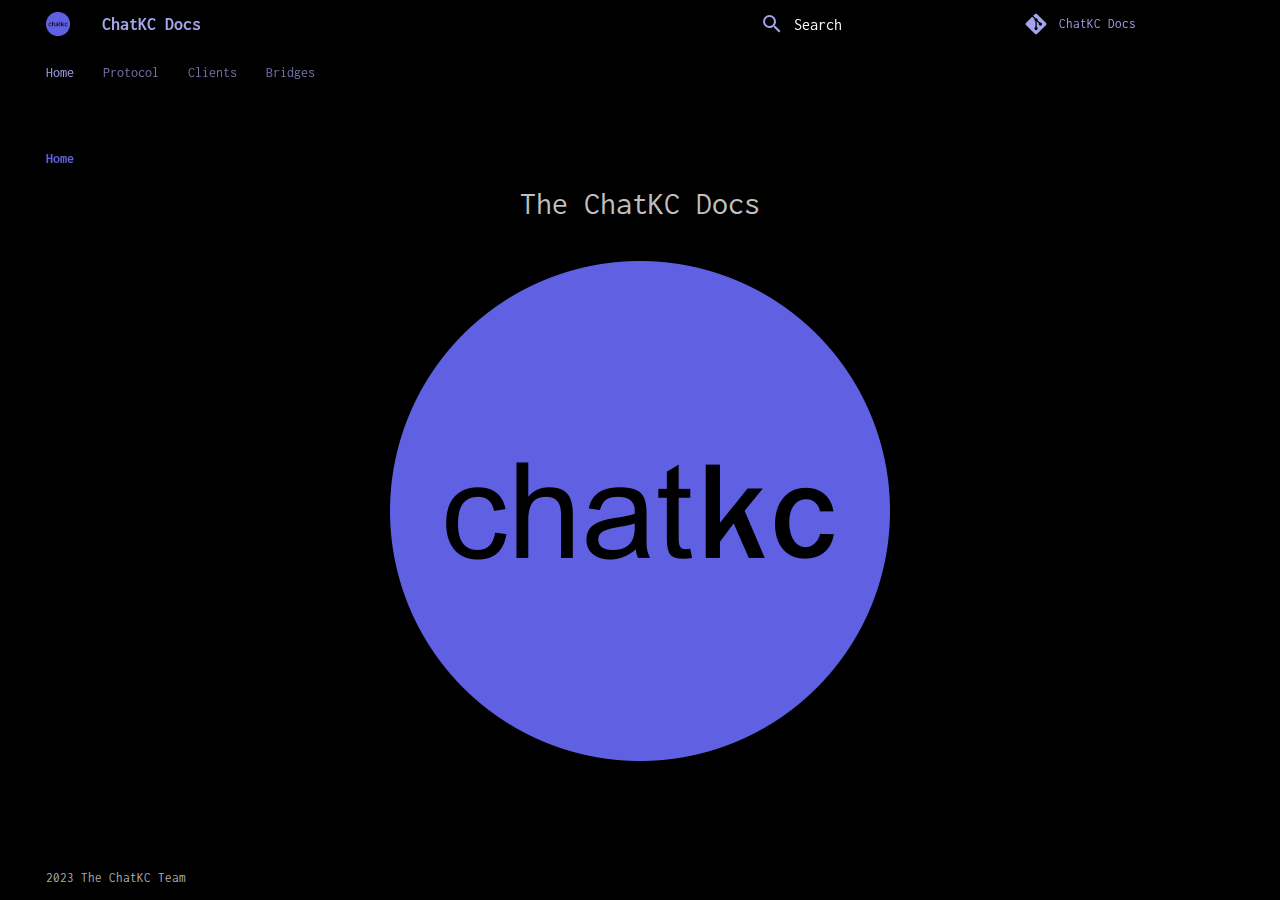
<file: index.html>
<!doctype html>
<html lang="en" class="no-js">
  <head>
    
      <meta charset="utf-8">
      <meta name="viewport" content="width=device-width,initial-scale=1">
      
        <meta name="description" content="ChatKC Docs">
      
      
      
        <link rel="canonical" href="https://chatkc.github.io/">
      
      
      
        <link rel="next" href="protocol/">
      
      <link rel="icon" href="images/chatkcsquarelowres.png">
      <meta name="generator" content="mkdocs-1.4.2, mkdocs-material-9.0.12">
    
    
      
        <title>ChatKC Docs</title>
      
    
    
      <link rel="stylesheet" href="assets/stylesheets/main.0d440cfe.min.css">
      
        
        <link rel="stylesheet" href="assets/stylesheets/palette.2505c338.min.css">
      
      

    
    
    
      
        
        
        <link rel="preconnect" href="https://fonts.gstatic.com" crossorigin>
        <link rel="stylesheet" href="https://fonts.googleapis.com/css?family=Inconsolata:300,300i,400,400i,700,700i%7CRoboto+Mono:400,400i,700,700i&display=fallback">
        <style>:root{--md-text-font:"Inconsolata";--md-code-font:"Roboto Mono"}</style>
      
    
    
      <link rel="stylesheet" href="stylesheets/extra.css">
    
    <script>__md_scope=new URL(".",location),__md_hash=e=>[...e].reduce((e,_)=>(e<<5)-e+_.charCodeAt(0),0),__md_get=(e,_=localStorage,t=__md_scope)=>JSON.parse(_.getItem(t.pathname+"."+e)),__md_set=(e,_,t=localStorage,a=__md_scope)=>{try{t.setItem(a.pathname+"."+e,JSON.stringify(_))}catch(e){}}</script>
    
      
  


  
  


  <script id="__analytics">function __md_analytics(){function n(){dataLayer.push(arguments)}window.dataLayer=window.dataLayer||[],n("js",new Date),n("config","G-1XP6QJ5VKZ"),document.addEventListener("DOMContentLoaded",function(){document.forms.search&&document.forms.search.query.addEventListener("blur",function(){this.value&&n("event","search",{search_term:this.value})}),document$.subscribe(function(){var a=document.forms.feedback;if(void 0!==a)for(var e of a.querySelectorAll("[type=submit]"))e.addEventListener("click",function(e){e.preventDefault();var t=document.location.pathname,e=this.getAttribute("data-md-value");n("event","feedback",{page:t,data:e}),a.firstElementChild.disabled=!0;e=a.querySelector(".md-feedback__note [data-md-value='"+e+"']");e&&(e.hidden=!1)}),a.hidden=!1}),location$.subscribe(function(e){n("config","G-1XP6QJ5VKZ",{page_path:e.pathname})})});var e=document.createElement("script");e.async=!0,e.src="https://www.googletagmanager.com/gtag/js?id=G-1XP6QJ5VKZ",document.getElementById("__analytics").insertAdjacentElement("afterEnd",e)}</script>

  
    <script>"undefined"!=typeof __md_analytics&&__md_analytics()</script>
  

    
    
    
  </head>
  
  
    
    
    
    
    
    <body dir="ltr" data-md-color-scheme="default" data-md-color-primary="" data-md-color-accent="">
  
    
    
    <input class="md-toggle" data-md-toggle="drawer" type="checkbox" id="__drawer" autocomplete="off">
    <input class="md-toggle" data-md-toggle="search" type="checkbox" id="__search" autocomplete="off">
    <label class="md-overlay" for="__drawer"></label>
    <div data-md-component="skip">
      
    </div>
    <div data-md-component="announce">
      
    </div>
    
    
      

  

<header class="md-header md-header--lifted" data-md-component="header">
  <nav class="md-header__inner md-grid" aria-label="Header">
    <a href="." title="ChatKC Docs" class="md-header__button md-logo" aria-label="ChatKC Docs" data-md-component="logo">
      
  <img src="images/chatkccircle.png" alt="logo">

    </a>
    <label class="md-header__button md-icon" for="__drawer">
      <svg xmlns="http://www.w3.org/2000/svg" viewBox="0 0 24 24"><path d="M3 6h18v2H3V6m0 5h18v2H3v-2m0 5h18v2H3v-2Z"/></svg>
    </label>
    <div class="md-header__title" data-md-component="header-title">
      <div class="md-header__ellipsis">
        <div class="md-header__topic">
          <span class="md-ellipsis">
            ChatKC Docs
          </span>
        </div>
        <div class="md-header__topic" data-md-component="header-topic">
          <span class="md-ellipsis">
            
              Home
            
          </span>
        </div>
      </div>
    </div>
    
    
    
      <label class="md-header__button md-icon" for="__search">
        <svg xmlns="http://www.w3.org/2000/svg" viewBox="0 0 24 24"><path d="M9.5 3A6.5 6.5 0 0 1 16 9.5c0 1.61-.59 3.09-1.56 4.23l.27.27h.79l5 5-1.5 1.5-5-5v-.79l-.27-.27A6.516 6.516 0 0 1 9.5 16 6.5 6.5 0 0 1 3 9.5 6.5 6.5 0 0 1 9.5 3m0 2C7 5 5 7 5 9.5S7 14 9.5 14 14 12 14 9.5 12 5 9.5 5Z"/></svg>
      </label>
      <div class="md-search" data-md-component="search" role="dialog">
  <label class="md-search__overlay" for="__search"></label>
  <div class="md-search__inner" role="search">
    <form class="md-search__form" name="search">
      <input type="text" class="md-search__input" name="query" aria-label="Search" placeholder="Search" autocapitalize="off" autocorrect="off" autocomplete="off" spellcheck="false" data-md-component="search-query" required>
      <label class="md-search__icon md-icon" for="__search">
        <svg xmlns="http://www.w3.org/2000/svg" viewBox="0 0 24 24"><path d="M9.5 3A6.5 6.5 0 0 1 16 9.5c0 1.61-.59 3.09-1.56 4.23l.27.27h.79l5 5-1.5 1.5-5-5v-.79l-.27-.27A6.516 6.516 0 0 1 9.5 16 6.5 6.5 0 0 1 3 9.5 6.5 6.5 0 0 1 9.5 3m0 2C7 5 5 7 5 9.5S7 14 9.5 14 14 12 14 9.5 12 5 9.5 5Z"/></svg>
        <svg xmlns="http://www.w3.org/2000/svg" viewBox="0 0 24 24"><path d="M20 11v2H8l5.5 5.5-1.42 1.42L4.16 12l7.92-7.92L13.5 5.5 8 11h12Z"/></svg>
      </label>
      <nav class="md-search__options" aria-label="Search">
        
        <button type="reset" class="md-search__icon md-icon" title="Clear" aria-label="Clear" tabindex="-1">
          <svg xmlns="http://www.w3.org/2000/svg" viewBox="0 0 24 24"><path d="M19 6.41 17.59 5 12 10.59 6.41 5 5 6.41 10.59 12 5 17.59 6.41 19 12 13.41 17.59 19 19 17.59 13.41 12 19 6.41Z"/></svg>
        </button>
      </nav>
      
    </form>
    <div class="md-search__output">
      <div class="md-search__scrollwrap" data-md-scrollfix>
        <div class="md-search-result" data-md-component="search-result">
          <div class="md-search-result__meta">
            Initializing search
          </div>
          <ol class="md-search-result__list" role="presentation"></ol>
        </div>
      </div>
    </div>
  </div>
</div>
    
    
      <div class="md-header__source">
        <a href="https://github.com/chatkc/chatkc.github.io" title="Go to repository" class="md-source" data-md-component="source">
  <div class="md-source__icon md-icon">
    
    <svg xmlns="http://www.w3.org/2000/svg" viewBox="0 0 448 512"><!--! Font Awesome Free 6.2.1 by @fontawesome - https://fontawesome.com License - https://fontawesome.com/license/free (Icons: CC BY 4.0, Fonts: SIL OFL 1.1, Code: MIT License) Copyright 2022 Fonticons, Inc.--><path d="M439.55 236.05 244 40.45a28.87 28.87 0 0 0-40.81 0l-40.66 40.63 51.52 51.52c27.06-9.14 52.68 16.77 43.39 43.68l49.66 49.66c34.23-11.8 61.18 31 35.47 56.69-26.49 26.49-70.21-2.87-56-37.34L240.22 199v121.85c25.3 12.54 22.26 41.85 9.08 55a34.34 34.34 0 0 1-48.55 0c-17.57-17.6-11.07-46.91 11.25-56v-123c-20.8-8.51-24.6-30.74-18.64-45L142.57 101 8.45 235.14a28.86 28.86 0 0 0 0 40.81l195.61 195.6a28.86 28.86 0 0 0 40.8 0l194.69-194.69a28.86 28.86 0 0 0 0-40.81z"/></svg>
  </div>
  <div class="md-source__repository">
    ChatKC Docs
  </div>
</a>
      </div>
    
  </nav>
  
    
      
<nav class="md-tabs" aria-label="Tabs" data-md-component="tabs">
  <div class="md-tabs__inner md-grid">
    <ul class="md-tabs__list">
      
        
  
  
    
  


  <li class="md-tabs__item">
    <a href="." class="md-tabs__link md-tabs__link--active">
      Home
    </a>
  </li>

      
        
  
  


  <li class="md-tabs__item">
    <a href="protocol/" class="md-tabs__link">
      Protocol
    </a>
  </li>

      
        
  
  


  <li class="md-tabs__item">
    <a href="clients/" class="md-tabs__link">
      Clients
    </a>
  </li>

      
        
  
  


  <li class="md-tabs__item">
    <a href="bridges/" class="md-tabs__link">
      Bridges
    </a>
  </li>

      
    </ul>
  </div>
</nav>
    
  
</header>
    
    <div class="md-container" data-md-component="container">
      
      
        
      
      <main class="md-main" data-md-component="main">
        <div class="md-main__inner md-grid">
          
            
              
                
              
              <div class="md-sidebar md-sidebar--primary" data-md-component="sidebar" data-md-type="navigation" >
                <div class="md-sidebar__scrollwrap">
                  <div class="md-sidebar__inner">
                    

  


<nav class="md-nav md-nav--primary md-nav--lifted" aria-label="Navigation" data-md-level="0">
  <label class="md-nav__title" for="__drawer">
    <a href="." title="ChatKC Docs" class="md-nav__button md-logo" aria-label="ChatKC Docs" data-md-component="logo">
      
  <img src="images/chatkccircle.png" alt="logo">

    </a>
    ChatKC Docs
  </label>
  
    <div class="md-nav__source">
      <a href="https://github.com/chatkc/chatkc.github.io" title="Go to repository" class="md-source" data-md-component="source">
  <div class="md-source__icon md-icon">
    
    <svg xmlns="http://www.w3.org/2000/svg" viewBox="0 0 448 512"><!--! Font Awesome Free 6.2.1 by @fontawesome - https://fontawesome.com License - https://fontawesome.com/license/free (Icons: CC BY 4.0, Fonts: SIL OFL 1.1, Code: MIT License) Copyright 2022 Fonticons, Inc.--><path d="M439.55 236.05 244 40.45a28.87 28.87 0 0 0-40.81 0l-40.66 40.63 51.52 51.52c27.06-9.14 52.68 16.77 43.39 43.68l49.66 49.66c34.23-11.8 61.18 31 35.47 56.69-26.49 26.49-70.21-2.87-56-37.34L240.22 199v121.85c25.3 12.54 22.26 41.85 9.08 55a34.34 34.34 0 0 1-48.55 0c-17.57-17.6-11.07-46.91 11.25-56v-123c-20.8-8.51-24.6-30.74-18.64-45L142.57 101 8.45 235.14a28.86 28.86 0 0 0 0 40.81l195.61 195.6a28.86 28.86 0 0 0 40.8 0l194.69-194.69a28.86 28.86 0 0 0 0-40.81z"/></svg>
  </div>
  <div class="md-source__repository">
    ChatKC Docs
  </div>
</a>
    </div>
  
  <ul class="md-nav__list" data-md-scrollfix>
    
      
      
      

  
  
    
  
  
    <li class="md-nav__item md-nav__item--active">
      
      <input class="md-nav__toggle md-toggle" type="checkbox" id="__toc">
      
      
      
      <a href="." class="md-nav__link md-nav__link--active">
        Home
      </a>
      
    </li>
  

    
      
      
      

  
  
  
    <li class="md-nav__item">
      <a href="protocol/" class="md-nav__link">
        Protocol
      </a>
    </li>
  

    
      
      
      

  
  
  
    <li class="md-nav__item">
      <a href="clients/" class="md-nav__link">
        Clients
      </a>
    </li>
  

    
      
      
      

  
  
  
    <li class="md-nav__item">
      <a href="bridges/" class="md-nav__link">
        Bridges
      </a>
    </li>
  

    
  </ul>
</nav>
                  </div>
                </div>
              </div>
            
            
              
                
              
              <div class="md-sidebar md-sidebar--secondary" data-md-component="sidebar" data-md-type="toc" >
                <div class="md-sidebar__scrollwrap">
                  <div class="md-sidebar__inner">
                    

<nav class="md-nav md-nav--secondary" aria-label="Table of contents">
  
  
  
  
</nav>
                  </div>
                </div>
              </div>
            
          
          
            <div class="md-content" data-md-component="content">
              <article class="md-content__inner md-typeset">
                
                  

  
  



<style>
  .rotate {
  animation: rotation 8s infinite linear;
}

@keyframes rotation {
  from {
    transform: rotate(0deg);
  }
  to {
    transform: rotate(359deg);
  }
}
</style>

<style>
big {
  font-size: 32px;
}
</style>
<p><big></p>
<p align="center">The ChatKC Docs</p>
<p></big></p>
<p align="center">
  <img src="/images/chatkccircle.png" onload="imgresize(this); height="500" width="500" class="rotate"/>
</p>


  


  



                
              </article>
            </div>
          
          
        </div>
        
          <a href="#" class="md-top md-icon" data-md-component="top" hidden>
            <svg xmlns="http://www.w3.org/2000/svg" viewBox="0 0 24 24"><path d="M13 20h-2V8l-5.5 5.5-1.42-1.42L12 4.16l7.92 7.92-1.42 1.42L13 8v12Z"/></svg>
            Back to top
          </a>
        
      </main>
      
        <footer class="md-footer">
  
    
      
        
      
      <nav class="md-footer__inner md-grid" aria-label="Footer" hidden>
        
        
          
          <a href="protocol/" class="md-footer__link md-footer__link--next" aria-label="Next: Protocol" rel="next">
            <div class="md-footer__title">
              <div class="md-ellipsis">
                <span class="md-footer__direction">
                  Next
                </span>
                Protocol
              </div>
            </div>
            <div class="md-footer__button md-icon">
              <svg xmlns="http://www.w3.org/2000/svg" viewBox="0 0 24 24"><path d="M4 11v2h12l-5.5 5.5 1.42 1.42L19.84 12l-7.92-7.92L10.5 5.5 16 11H4Z"/></svg>
            </div>
          </a>
        
      </nav>
    
  
  <div class="md-footer-meta md-typeset">
    <div class="md-footer-meta__inner md-grid">
      <div class="md-copyright">
  
    <div class="md-copyright__highlight">
      2023 The ChatKC Team
    </div>
  
  
</div>
      
    </div>
  </div>
</footer>
      
    </div>
    <div class="md-dialog" data-md-component="dialog">
      <div class="md-dialog__inner md-typeset"></div>
    </div>
    
    <script id="__config" type="application/json">{"base": ".", "features": ["navigation.instant", "navigation.tabs", "navigation.tabs.sticky", "navigation.top", "navigation.expand", "navigation.sections", "navigation.path", "navigation.footer", "navigation.indexes"], "search": "assets/javascripts/workers/search.db81ec45.min.js", "translations": {"clipboard.copied": "Copied to clipboard", "clipboard.copy": "Copy to clipboard", "search.result.more.one": "1 more on this page", "search.result.more.other": "# more on this page", "search.result.none": "No matching documents", "search.result.one": "1 matching document", "search.result.other": "# matching documents", "search.result.placeholder": "Type to start searching", "search.result.term.missing": "Missing", "select.version": "Select version"}}</script>
    
    
      <script src="assets/javascripts/bundle.4b2c34cd.min.js"></script>
      
    
  </body>
</html>
</file>
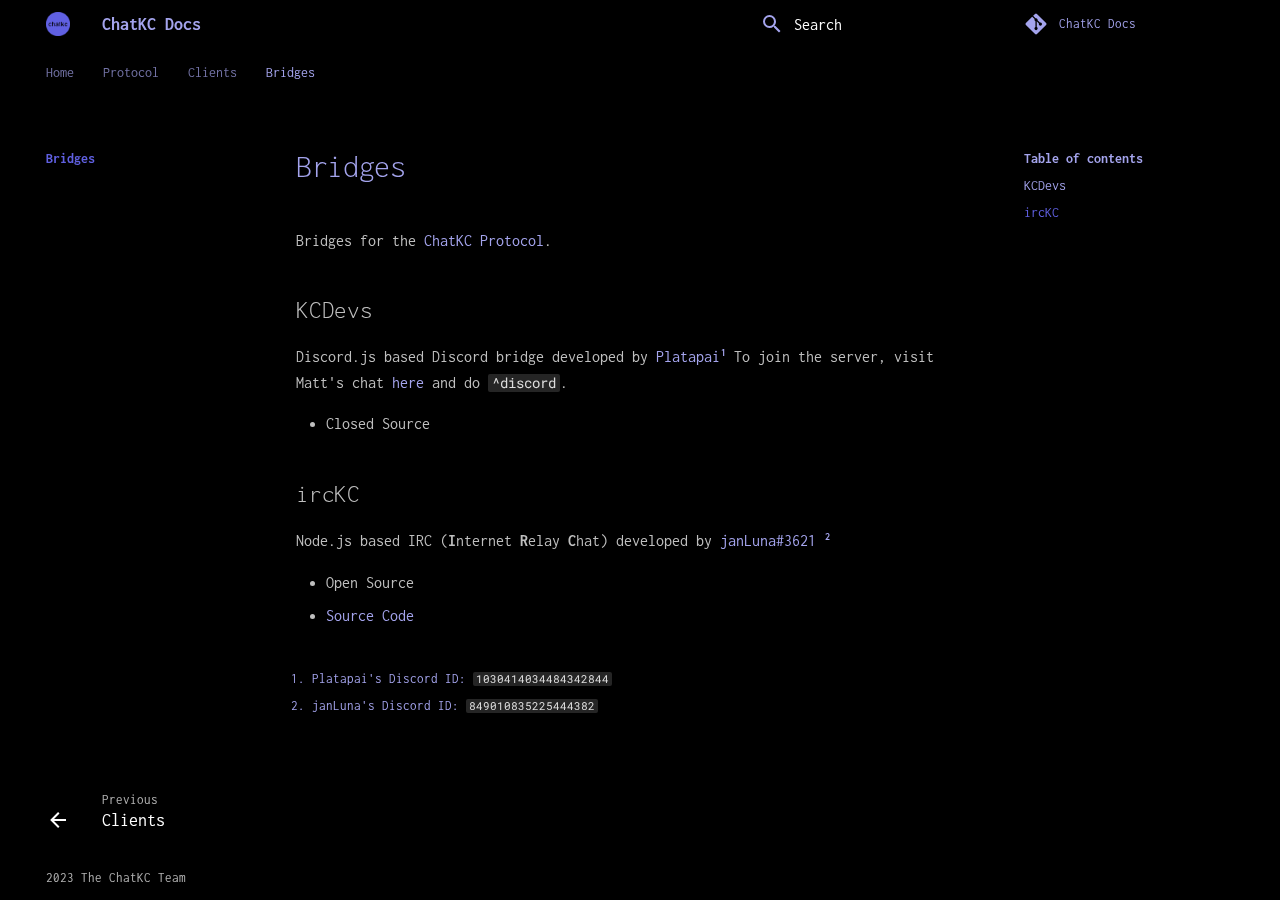
<file: bridges/index.html>
<!doctype html>
<html lang="en" class="no-js">
  <head>
    
      <meta charset="utf-8">
      <meta name="viewport" content="width=device-width,initial-scale=1">
      
        <meta name="description" content="ChatKC Docs">
      
      
      
        <link rel="canonical" href="https://chatkc.github.io/bridges/">
      
      
        <link rel="prev" href="../clients/">
      
      
      <link rel="icon" href="../images/chatkcsquarelowres.png">
      <meta name="generator" content="mkdocs-1.4.2, mkdocs-material-9.0.12">
    
    
      
        <title>Bridges - ChatKC Docs</title>
      
    
    
      <link rel="stylesheet" href="../assets/stylesheets/main.0d440cfe.min.css">
      
        
        <link rel="stylesheet" href="../assets/stylesheets/palette.2505c338.min.css">
      
      

    
    
    
      
        
        
        <link rel="preconnect" href="https://fonts.gstatic.com" crossorigin>
        <link rel="stylesheet" href="https://fonts.googleapis.com/css?family=Inconsolata:300,300i,400,400i,700,700i%7CRoboto+Mono:400,400i,700,700i&display=fallback">
        <style>:root{--md-text-font:"Inconsolata";--md-code-font:"Roboto Mono"}</style>
      
    
    
      <link rel="stylesheet" href="../stylesheets/extra.css">
    
    <script>__md_scope=new URL("..",location),__md_hash=e=>[...e].reduce((e,_)=>(e<<5)-e+_.charCodeAt(0),0),__md_get=(e,_=localStorage,t=__md_scope)=>JSON.parse(_.getItem(t.pathname+"."+e)),__md_set=(e,_,t=localStorage,a=__md_scope)=>{try{t.setItem(a.pathname+"."+e,JSON.stringify(_))}catch(e){}}</script>
    
      
  


  
  


  <script id="__analytics">function __md_analytics(){function n(){dataLayer.push(arguments)}window.dataLayer=window.dataLayer||[],n("js",new Date),n("config","G-1XP6QJ5VKZ"),document.addEventListener("DOMContentLoaded",function(){document.forms.search&&document.forms.search.query.addEventListener("blur",function(){this.value&&n("event","search",{search_term:this.value})}),document$.subscribe(function(){var a=document.forms.feedback;if(void 0!==a)for(var e of a.querySelectorAll("[type=submit]"))e.addEventListener("click",function(e){e.preventDefault();var t=document.location.pathname,e=this.getAttribute("data-md-value");n("event","feedback",{page:t,data:e}),a.firstElementChild.disabled=!0;e=a.querySelector(".md-feedback__note [data-md-value='"+e+"']");e&&(e.hidden=!1)}),a.hidden=!1}),location$.subscribe(function(e){n("config","G-1XP6QJ5VKZ",{page_path:e.pathname})})});var e=document.createElement("script");e.async=!0,e.src="https://www.googletagmanager.com/gtag/js?id=G-1XP6QJ5VKZ",document.getElementById("__analytics").insertAdjacentElement("afterEnd",e)}</script>

  
    <script>"undefined"!=typeof __md_analytics&&__md_analytics()</script>
  

    
    
    
  </head>
  
  
    
    
    
    
    
    <body dir="ltr" data-md-color-scheme="default" data-md-color-primary="" data-md-color-accent="">
  
    
    
    <input class="md-toggle" data-md-toggle="drawer" type="checkbox" id="__drawer" autocomplete="off">
    <input class="md-toggle" data-md-toggle="search" type="checkbox" id="__search" autocomplete="off">
    <label class="md-overlay" for="__drawer"></label>
    <div data-md-component="skip">
      
        
        <a href="#bridges" class="md-skip">
          Skip to content
        </a>
      
    </div>
    <div data-md-component="announce">
      
    </div>
    
    
      

  

<header class="md-header md-header--lifted" data-md-component="header">
  <nav class="md-header__inner md-grid" aria-label="Header">
    <a href=".." title="ChatKC Docs" class="md-header__button md-logo" aria-label="ChatKC Docs" data-md-component="logo">
      
  <img src="../images/chatkccircle.png" alt="logo">

    </a>
    <label class="md-header__button md-icon" for="__drawer">
      <svg xmlns="http://www.w3.org/2000/svg" viewBox="0 0 24 24"><path d="M3 6h18v2H3V6m0 5h18v2H3v-2m0 5h18v2H3v-2Z"/></svg>
    </label>
    <div class="md-header__title" data-md-component="header-title">
      <div class="md-header__ellipsis">
        <div class="md-header__topic">
          <span class="md-ellipsis">
            ChatKC Docs
          </span>
        </div>
        <div class="md-header__topic" data-md-component="header-topic">
          <span class="md-ellipsis">
            
              Bridges
            
          </span>
        </div>
      </div>
    </div>
    
    
    
      <label class="md-header__button md-icon" for="__search">
        <svg xmlns="http://www.w3.org/2000/svg" viewBox="0 0 24 24"><path d="M9.5 3A6.5 6.5 0 0 1 16 9.5c0 1.61-.59 3.09-1.56 4.23l.27.27h.79l5 5-1.5 1.5-5-5v-.79l-.27-.27A6.516 6.516 0 0 1 9.5 16 6.5 6.5 0 0 1 3 9.5 6.5 6.5 0 0 1 9.5 3m0 2C7 5 5 7 5 9.5S7 14 9.5 14 14 12 14 9.5 12 5 9.5 5Z"/></svg>
      </label>
      <div class="md-search" data-md-component="search" role="dialog">
  <label class="md-search__overlay" for="__search"></label>
  <div class="md-search__inner" role="search">
    <form class="md-search__form" name="search">
      <input type="text" class="md-search__input" name="query" aria-label="Search" placeholder="Search" autocapitalize="off" autocorrect="off" autocomplete="off" spellcheck="false" data-md-component="search-query" required>
      <label class="md-search__icon md-icon" for="__search">
        <svg xmlns="http://www.w3.org/2000/svg" viewBox="0 0 24 24"><path d="M9.5 3A6.5 6.5 0 0 1 16 9.5c0 1.61-.59 3.09-1.56 4.23l.27.27h.79l5 5-1.5 1.5-5-5v-.79l-.27-.27A6.516 6.516 0 0 1 9.5 16 6.5 6.5 0 0 1 3 9.5 6.5 6.5 0 0 1 9.5 3m0 2C7 5 5 7 5 9.5S7 14 9.5 14 14 12 14 9.5 12 5 9.5 5Z"/></svg>
        <svg xmlns="http://www.w3.org/2000/svg" viewBox="0 0 24 24"><path d="M20 11v2H8l5.5 5.5-1.42 1.42L4.16 12l7.92-7.92L13.5 5.5 8 11h12Z"/></svg>
      </label>
      <nav class="md-search__options" aria-label="Search">
        
        <button type="reset" class="md-search__icon md-icon" title="Clear" aria-label="Clear" tabindex="-1">
          <svg xmlns="http://www.w3.org/2000/svg" viewBox="0 0 24 24"><path d="M19 6.41 17.59 5 12 10.59 6.41 5 5 6.41 10.59 12 5 17.59 6.41 19 12 13.41 17.59 19 19 17.59 13.41 12 19 6.41Z"/></svg>
        </button>
      </nav>
      
    </form>
    <div class="md-search__output">
      <div class="md-search__scrollwrap" data-md-scrollfix>
        <div class="md-search-result" data-md-component="search-result">
          <div class="md-search-result__meta">
            Initializing search
          </div>
          <ol class="md-search-result__list" role="presentation"></ol>
        </div>
      </div>
    </div>
  </div>
</div>
    
    
      <div class="md-header__source">
        <a href="https://github.com/chatkc/chatkc.github.io" title="Go to repository" class="md-source" data-md-component="source">
  <div class="md-source__icon md-icon">
    
    <svg xmlns="http://www.w3.org/2000/svg" viewBox="0 0 448 512"><!--! Font Awesome Free 6.2.1 by @fontawesome - https://fontawesome.com License - https://fontawesome.com/license/free (Icons: CC BY 4.0, Fonts: SIL OFL 1.1, Code: MIT License) Copyright 2022 Fonticons, Inc.--><path d="M439.55 236.05 244 40.45a28.87 28.87 0 0 0-40.81 0l-40.66 40.63 51.52 51.52c27.06-9.14 52.68 16.77 43.39 43.68l49.66 49.66c34.23-11.8 61.18 31 35.47 56.69-26.49 26.49-70.21-2.87-56-37.34L240.22 199v121.85c25.3 12.54 22.26 41.85 9.08 55a34.34 34.34 0 0 1-48.55 0c-17.57-17.6-11.07-46.91 11.25-56v-123c-20.8-8.51-24.6-30.74-18.64-45L142.57 101 8.45 235.14a28.86 28.86 0 0 0 0 40.81l195.61 195.6a28.86 28.86 0 0 0 40.8 0l194.69-194.69a28.86 28.86 0 0 0 0-40.81z"/></svg>
  </div>
  <div class="md-source__repository">
    ChatKC Docs
  </div>
</a>
      </div>
    
  </nav>
  
    
      
<nav class="md-tabs" aria-label="Tabs" data-md-component="tabs">
  <div class="md-tabs__inner md-grid">
    <ul class="md-tabs__list">
      
        
  
  


  <li class="md-tabs__item">
    <a href=".." class="md-tabs__link">
      Home
    </a>
  </li>

      
        
  
  


  <li class="md-tabs__item">
    <a href="../protocol/" class="md-tabs__link">
      Protocol
    </a>
  </li>

      
        
  
  


  <li class="md-tabs__item">
    <a href="../clients/" class="md-tabs__link">
      Clients
    </a>
  </li>

      
        
  
  
    
  


  <li class="md-tabs__item">
    <a href="./" class="md-tabs__link md-tabs__link--active">
      Bridges
    </a>
  </li>

      
    </ul>
  </div>
</nav>
    
  
</header>
    
    <div class="md-container" data-md-component="container">
      
      
        
      
      <main class="md-main" data-md-component="main">
        <div class="md-main__inner md-grid">
          
            
              
              <div class="md-sidebar md-sidebar--primary" data-md-component="sidebar" data-md-type="navigation" >
                <div class="md-sidebar__scrollwrap">
                  <div class="md-sidebar__inner">
                    

  


<nav class="md-nav md-nav--primary md-nav--lifted" aria-label="Navigation" data-md-level="0">
  <label class="md-nav__title" for="__drawer">
    <a href=".." title="ChatKC Docs" class="md-nav__button md-logo" aria-label="ChatKC Docs" data-md-component="logo">
      
  <img src="../images/chatkccircle.png" alt="logo">

    </a>
    ChatKC Docs
  </label>
  
    <div class="md-nav__source">
      <a href="https://github.com/chatkc/chatkc.github.io" title="Go to repository" class="md-source" data-md-component="source">
  <div class="md-source__icon md-icon">
    
    <svg xmlns="http://www.w3.org/2000/svg" viewBox="0 0 448 512"><!--! Font Awesome Free 6.2.1 by @fontawesome - https://fontawesome.com License - https://fontawesome.com/license/free (Icons: CC BY 4.0, Fonts: SIL OFL 1.1, Code: MIT License) Copyright 2022 Fonticons, Inc.--><path d="M439.55 236.05 244 40.45a28.87 28.87 0 0 0-40.81 0l-40.66 40.63 51.52 51.52c27.06-9.14 52.68 16.77 43.39 43.68l49.66 49.66c34.23-11.8 61.18 31 35.47 56.69-26.49 26.49-70.21-2.87-56-37.34L240.22 199v121.85c25.3 12.54 22.26 41.85 9.08 55a34.34 34.34 0 0 1-48.55 0c-17.57-17.6-11.07-46.91 11.25-56v-123c-20.8-8.51-24.6-30.74-18.64-45L142.57 101 8.45 235.14a28.86 28.86 0 0 0 0 40.81l195.61 195.6a28.86 28.86 0 0 0 40.8 0l194.69-194.69a28.86 28.86 0 0 0 0-40.81z"/></svg>
  </div>
  <div class="md-source__repository">
    ChatKC Docs
  </div>
</a>
    </div>
  
  <ul class="md-nav__list" data-md-scrollfix>
    
      
      
      

  
  
  
    <li class="md-nav__item">
      <a href=".." class="md-nav__link">
        Home
      </a>
    </li>
  

    
      
      
      

  
  
  
    <li class="md-nav__item">
      <a href="../protocol/" class="md-nav__link">
        Protocol
      </a>
    </li>
  

    
      
      
      

  
  
  
    <li class="md-nav__item">
      <a href="../clients/" class="md-nav__link">
        Clients
      </a>
    </li>
  

    
      
      
      

  
  
    
  
  
    <li class="md-nav__item md-nav__item--active">
      
      <input class="md-nav__toggle md-toggle" type="checkbox" id="__toc">
      
      
        
      
      
        <label class="md-nav__link md-nav__link--active" for="__toc">
          Bridges
          <span class="md-nav__icon md-icon"></span>
        </label>
      
      <a href="./" class="md-nav__link md-nav__link--active">
        Bridges
      </a>
      
        

<nav class="md-nav md-nav--secondary" aria-label="Table of contents">
  
  
  
    
  
  
    <label class="md-nav__title" for="__toc">
      <span class="md-nav__icon md-icon"></span>
      Table of contents
    </label>
    <ul class="md-nav__list" data-md-component="toc" data-md-scrollfix>
      
        <li class="md-nav__item">
  <a href="#kcdevs" class="md-nav__link">
    KCDevs
  </a>
  
</li>
      
        <li class="md-nav__item">
  <a href="#irckc" class="md-nav__link">
    ircKC
  </a>
  
</li>
      
    </ul>
  
</nav>
      
    </li>
  

    
  </ul>
</nav>
                  </div>
                </div>
              </div>
            
            
              
              <div class="md-sidebar md-sidebar--secondary" data-md-component="sidebar" data-md-type="toc" >
                <div class="md-sidebar__scrollwrap">
                  <div class="md-sidebar__inner">
                    

<nav class="md-nav md-nav--secondary" aria-label="Table of contents">
  
  
  
    
  
  
    <label class="md-nav__title" for="__toc">
      <span class="md-nav__icon md-icon"></span>
      Table of contents
    </label>
    <ul class="md-nav__list" data-md-component="toc" data-md-scrollfix>
      
        <li class="md-nav__item">
  <a href="#kcdevs" class="md-nav__link">
    KCDevs
  </a>
  
</li>
      
        <li class="md-nav__item">
  <a href="#irckc" class="md-nav__link">
    ircKC
  </a>
  
</li>
      
    </ul>
  
</nav>
                  </div>
                </div>
              </div>
            
          
          
            <div class="md-content" data-md-component="content">
              <article class="md-content__inner md-typeset">
                
                  

  
  



<h1 id="bridges">Bridges</h1>
<p>Bridges for the <a href="/protocol.md">ChatKC Protocol</a>.</p>
<h2 id="kcdevs">KCDevs</h2>
<p>Discord.js based Discord bridge developed by <a href="https://github.com/L3m0n-Cao">Platapai</a><sup id="fnref:1"><a class="footnote-ref" href="#fn:1">1</a></sup>
To join the server, visit Matt's chat <a href="https://stream.mattkc.com/chat/">here</a> and do <code>^discord</code>.</p>
<ul>
<li>Closed Source</li>
</ul>
<h2 id="irckc">ircKC</h2>
<p>Node.js based IRC (<strong>I</strong>nternet <strong>R</strong>elay <strong>C</strong>hat) developed by <a href="https://github.com/janLuna">janLuna#3621</a> <sup id="fnref:2"><a class="footnote-ref" href="#fn:2">2</a></sup></p>
<ul>
<li>Open Source</li>
<li><a href="https://github.com/janLuna/IRCkc">Source Code</a></li>
</ul>
<div class="footnote">
<hr />
<ol>
<li id="fn:1">
<p>Platapai's Discord ID: <code>1030414034484342844</code>&#160;<a class="footnote-backref" href="#fnref:1" title="Jump back to footnote 1 in the text">&#8617;</a></p>
</li>
<li id="fn:2">
<p>janLuna's Discord ID: <code>849010835225444382</code>&#160;<a class="footnote-backref" href="#fnref:2" title="Jump back to footnote 2 in the text">&#8617;</a></p>
</li>
</ol>
</div>


  




                
              </article>
            </div>
          
          
        </div>
        
          <a href="#" class="md-top md-icon" data-md-component="top" hidden>
            <svg xmlns="http://www.w3.org/2000/svg" viewBox="0 0 24 24"><path d="M13 20h-2V8l-5.5 5.5-1.42-1.42L12 4.16l7.92 7.92-1.42 1.42L13 8v12Z"/></svg>
            Back to top
          </a>
        
      </main>
      
        <footer class="md-footer">
  
    
      
      <nav class="md-footer__inner md-grid" aria-label="Footer" >
        
          
          <a href="../clients/" class="md-footer__link md-footer__link--prev" aria-label="Previous: Clients" rel="prev">
            <div class="md-footer__button md-icon">
              <svg xmlns="http://www.w3.org/2000/svg" viewBox="0 0 24 24"><path d="M20 11v2H8l5.5 5.5-1.42 1.42L4.16 12l7.92-7.92L13.5 5.5 8 11h12Z"/></svg>
            </div>
            <div class="md-footer__title">
              <div class="md-ellipsis">
                <span class="md-footer__direction">
                  Previous
                </span>
                Clients
              </div>
            </div>
          </a>
        
        
      </nav>
    
  
  <div class="md-footer-meta md-typeset">
    <div class="md-footer-meta__inner md-grid">
      <div class="md-copyright">
  
    <div class="md-copyright__highlight">
      2023 The ChatKC Team
    </div>
  
  
</div>
      
    </div>
  </div>
</footer>
      
    </div>
    <div class="md-dialog" data-md-component="dialog">
      <div class="md-dialog__inner md-typeset"></div>
    </div>
    
    <script id="__config" type="application/json">{"base": "..", "features": ["navigation.instant", "navigation.tabs", "navigation.tabs.sticky", "navigation.top", "navigation.expand", "navigation.sections", "navigation.path", "navigation.footer", "navigation.indexes"], "search": "../assets/javascripts/workers/search.db81ec45.min.js", "translations": {"clipboard.copied": "Copied to clipboard", "clipboard.copy": "Copy to clipboard", "search.result.more.one": "1 more on this page", "search.result.more.other": "# more on this page", "search.result.none": "No matching documents", "search.result.one": "1 matching document", "search.result.other": "# matching documents", "search.result.placeholder": "Type to start searching", "search.result.term.missing": "Missing", "select.version": "Select version"}}</script>
    
    
      <script src="../assets/javascripts/bundle.4b2c34cd.min.js"></script>
      
    
  </body>
</html>
</file>
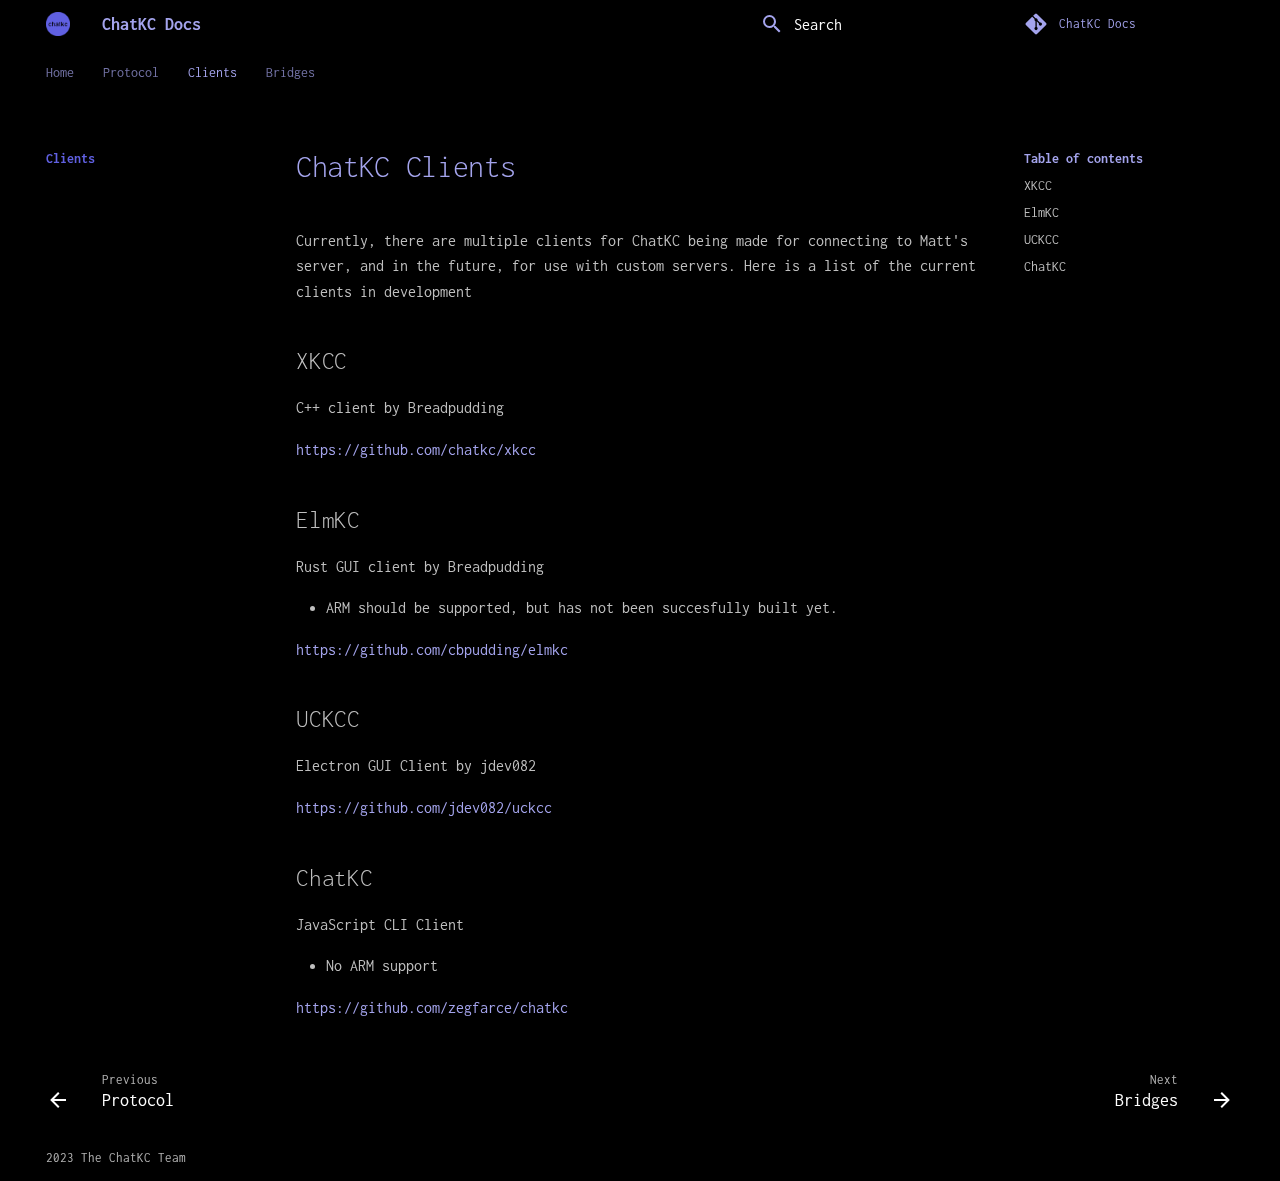
<file: clients/index.html>
<!doctype html>
<html lang="en" class="no-js">
  <head>
    
      <meta charset="utf-8">
      <meta name="viewport" content="width=device-width,initial-scale=1">
      
        <meta name="description" content="ChatKC Docs">
      
      
      
        <link rel="canonical" href="https://chatkc.github.io/clients/">
      
      
        <link rel="prev" href="../protocol/">
      
      
        <link rel="next" href="../bridges/">
      
      <link rel="icon" href="../images/chatkcsquarelowres.png">
      <meta name="generator" content="mkdocs-1.4.2, mkdocs-material-9.0.12">
    
    
      
        <title>Clients - ChatKC Docs</title>
      
    
    
      <link rel="stylesheet" href="../assets/stylesheets/main.0d440cfe.min.css">
      
        
        <link rel="stylesheet" href="../assets/stylesheets/palette.2505c338.min.css">
      
      

    
    
    
      
        
        
        <link rel="preconnect" href="https://fonts.gstatic.com" crossorigin>
        <link rel="stylesheet" href="https://fonts.googleapis.com/css?family=Inconsolata:300,300i,400,400i,700,700i%7CRoboto+Mono:400,400i,700,700i&display=fallback">
        <style>:root{--md-text-font:"Inconsolata";--md-code-font:"Roboto Mono"}</style>
      
    
    
      <link rel="stylesheet" href="../stylesheets/extra.css">
    
    <script>__md_scope=new URL("..",location),__md_hash=e=>[...e].reduce((e,_)=>(e<<5)-e+_.charCodeAt(0),0),__md_get=(e,_=localStorage,t=__md_scope)=>JSON.parse(_.getItem(t.pathname+"."+e)),__md_set=(e,_,t=localStorage,a=__md_scope)=>{try{t.setItem(a.pathname+"."+e,JSON.stringify(_))}catch(e){}}</script>
    
      
  


  
  


  <script id="__analytics">function __md_analytics(){function n(){dataLayer.push(arguments)}window.dataLayer=window.dataLayer||[],n("js",new Date),n("config","G-1XP6QJ5VKZ"),document.addEventListener("DOMContentLoaded",function(){document.forms.search&&document.forms.search.query.addEventListener("blur",function(){this.value&&n("event","search",{search_term:this.value})}),document$.subscribe(function(){var a=document.forms.feedback;if(void 0!==a)for(var e of a.querySelectorAll("[type=submit]"))e.addEventListener("click",function(e){e.preventDefault();var t=document.location.pathname,e=this.getAttribute("data-md-value");n("event","feedback",{page:t,data:e}),a.firstElementChild.disabled=!0;e=a.querySelector(".md-feedback__note [data-md-value='"+e+"']");e&&(e.hidden=!1)}),a.hidden=!1}),location$.subscribe(function(e){n("config","G-1XP6QJ5VKZ",{page_path:e.pathname})})});var e=document.createElement("script");e.async=!0,e.src="https://www.googletagmanager.com/gtag/js?id=G-1XP6QJ5VKZ",document.getElementById("__analytics").insertAdjacentElement("afterEnd",e)}</script>

  
    <script>"undefined"!=typeof __md_analytics&&__md_analytics()</script>
  

    
    
    
  </head>
  
  
    
    
    
    
    
    <body dir="ltr" data-md-color-scheme="default" data-md-color-primary="" data-md-color-accent="">
  
    
    
    <input class="md-toggle" data-md-toggle="drawer" type="checkbox" id="__drawer" autocomplete="off">
    <input class="md-toggle" data-md-toggle="search" type="checkbox" id="__search" autocomplete="off">
    <label class="md-overlay" for="__drawer"></label>
    <div data-md-component="skip">
      
        
        <a href="#chatkc-clients" class="md-skip">
          Skip to content
        </a>
      
    </div>
    <div data-md-component="announce">
      
    </div>
    
    
      

  

<header class="md-header md-header--lifted" data-md-component="header">
  <nav class="md-header__inner md-grid" aria-label="Header">
    <a href=".." title="ChatKC Docs" class="md-header__button md-logo" aria-label="ChatKC Docs" data-md-component="logo">
      
  <img src="../images/chatkccircle.png" alt="logo">

    </a>
    <label class="md-header__button md-icon" for="__drawer">
      <svg xmlns="http://www.w3.org/2000/svg" viewBox="0 0 24 24"><path d="M3 6h18v2H3V6m0 5h18v2H3v-2m0 5h18v2H3v-2Z"/></svg>
    </label>
    <div class="md-header__title" data-md-component="header-title">
      <div class="md-header__ellipsis">
        <div class="md-header__topic">
          <span class="md-ellipsis">
            ChatKC Docs
          </span>
        </div>
        <div class="md-header__topic" data-md-component="header-topic">
          <span class="md-ellipsis">
            
              Clients
            
          </span>
        </div>
      </div>
    </div>
    
    
    
      <label class="md-header__button md-icon" for="__search">
        <svg xmlns="http://www.w3.org/2000/svg" viewBox="0 0 24 24"><path d="M9.5 3A6.5 6.5 0 0 1 16 9.5c0 1.61-.59 3.09-1.56 4.23l.27.27h.79l5 5-1.5 1.5-5-5v-.79l-.27-.27A6.516 6.516 0 0 1 9.5 16 6.5 6.5 0 0 1 3 9.5 6.5 6.5 0 0 1 9.5 3m0 2C7 5 5 7 5 9.5S7 14 9.5 14 14 12 14 9.5 12 5 9.5 5Z"/></svg>
      </label>
      <div class="md-search" data-md-component="search" role="dialog">
  <label class="md-search__overlay" for="__search"></label>
  <div class="md-search__inner" role="search">
    <form class="md-search__form" name="search">
      <input type="text" class="md-search__input" name="query" aria-label="Search" placeholder="Search" autocapitalize="off" autocorrect="off" autocomplete="off" spellcheck="false" data-md-component="search-query" required>
      <label class="md-search__icon md-icon" for="__search">
        <svg xmlns="http://www.w3.org/2000/svg" viewBox="0 0 24 24"><path d="M9.5 3A6.5 6.5 0 0 1 16 9.5c0 1.61-.59 3.09-1.56 4.23l.27.27h.79l5 5-1.5 1.5-5-5v-.79l-.27-.27A6.516 6.516 0 0 1 9.5 16 6.5 6.5 0 0 1 3 9.5 6.5 6.5 0 0 1 9.5 3m0 2C7 5 5 7 5 9.5S7 14 9.5 14 14 12 14 9.5 12 5 9.5 5Z"/></svg>
        <svg xmlns="http://www.w3.org/2000/svg" viewBox="0 0 24 24"><path d="M20 11v2H8l5.5 5.5-1.42 1.42L4.16 12l7.92-7.92L13.5 5.5 8 11h12Z"/></svg>
      </label>
      <nav class="md-search__options" aria-label="Search">
        
        <button type="reset" class="md-search__icon md-icon" title="Clear" aria-label="Clear" tabindex="-1">
          <svg xmlns="http://www.w3.org/2000/svg" viewBox="0 0 24 24"><path d="M19 6.41 17.59 5 12 10.59 6.41 5 5 6.41 10.59 12 5 17.59 6.41 19 12 13.41 17.59 19 19 17.59 13.41 12 19 6.41Z"/></svg>
        </button>
      </nav>
      
    </form>
    <div class="md-search__output">
      <div class="md-search__scrollwrap" data-md-scrollfix>
        <div class="md-search-result" data-md-component="search-result">
          <div class="md-search-result__meta">
            Initializing search
          </div>
          <ol class="md-search-result__list" role="presentation"></ol>
        </div>
      </div>
    </div>
  </div>
</div>
    
    
      <div class="md-header__source">
        <a href="https://github.com/chatkc/chatkc.github.io" title="Go to repository" class="md-source" data-md-component="source">
  <div class="md-source__icon md-icon">
    
    <svg xmlns="http://www.w3.org/2000/svg" viewBox="0 0 448 512"><!--! Font Awesome Free 6.2.1 by @fontawesome - https://fontawesome.com License - https://fontawesome.com/license/free (Icons: CC BY 4.0, Fonts: SIL OFL 1.1, Code: MIT License) Copyright 2022 Fonticons, Inc.--><path d="M439.55 236.05 244 40.45a28.87 28.87 0 0 0-40.81 0l-40.66 40.63 51.52 51.52c27.06-9.14 52.68 16.77 43.39 43.68l49.66 49.66c34.23-11.8 61.18 31 35.47 56.69-26.49 26.49-70.21-2.87-56-37.34L240.22 199v121.85c25.3 12.54 22.26 41.85 9.08 55a34.34 34.34 0 0 1-48.55 0c-17.57-17.6-11.07-46.91 11.25-56v-123c-20.8-8.51-24.6-30.74-18.64-45L142.57 101 8.45 235.14a28.86 28.86 0 0 0 0 40.81l195.61 195.6a28.86 28.86 0 0 0 40.8 0l194.69-194.69a28.86 28.86 0 0 0 0-40.81z"/></svg>
  </div>
  <div class="md-source__repository">
    ChatKC Docs
  </div>
</a>
      </div>
    
  </nav>
  
    
      
<nav class="md-tabs" aria-label="Tabs" data-md-component="tabs">
  <div class="md-tabs__inner md-grid">
    <ul class="md-tabs__list">
      
        
  
  


  <li class="md-tabs__item">
    <a href=".." class="md-tabs__link">
      Home
    </a>
  </li>

      
        
  
  


  <li class="md-tabs__item">
    <a href="../protocol/" class="md-tabs__link">
      Protocol
    </a>
  </li>

      
        
  
  
    
  


  <li class="md-tabs__item">
    <a href="./" class="md-tabs__link md-tabs__link--active">
      Clients
    </a>
  </li>

      
        
  
  


  <li class="md-tabs__item">
    <a href="../bridges/" class="md-tabs__link">
      Bridges
    </a>
  </li>

      
    </ul>
  </div>
</nav>
    
  
</header>
    
    <div class="md-container" data-md-component="container">
      
      
        
      
      <main class="md-main" data-md-component="main">
        <div class="md-main__inner md-grid">
          
            
              
              <div class="md-sidebar md-sidebar--primary" data-md-component="sidebar" data-md-type="navigation" >
                <div class="md-sidebar__scrollwrap">
                  <div class="md-sidebar__inner">
                    

  


<nav class="md-nav md-nav--primary md-nav--lifted" aria-label="Navigation" data-md-level="0">
  <label class="md-nav__title" for="__drawer">
    <a href=".." title="ChatKC Docs" class="md-nav__button md-logo" aria-label="ChatKC Docs" data-md-component="logo">
      
  <img src="../images/chatkccircle.png" alt="logo">

    </a>
    ChatKC Docs
  </label>
  
    <div class="md-nav__source">
      <a href="https://github.com/chatkc/chatkc.github.io" title="Go to repository" class="md-source" data-md-component="source">
  <div class="md-source__icon md-icon">
    
    <svg xmlns="http://www.w3.org/2000/svg" viewBox="0 0 448 512"><!--! Font Awesome Free 6.2.1 by @fontawesome - https://fontawesome.com License - https://fontawesome.com/license/free (Icons: CC BY 4.0, Fonts: SIL OFL 1.1, Code: MIT License) Copyright 2022 Fonticons, Inc.--><path d="M439.55 236.05 244 40.45a28.87 28.87 0 0 0-40.81 0l-40.66 40.63 51.52 51.52c27.06-9.14 52.68 16.77 43.39 43.68l49.66 49.66c34.23-11.8 61.18 31 35.47 56.69-26.49 26.49-70.21-2.87-56-37.34L240.22 199v121.85c25.3 12.54 22.26 41.85 9.08 55a34.34 34.34 0 0 1-48.55 0c-17.57-17.6-11.07-46.91 11.25-56v-123c-20.8-8.51-24.6-30.74-18.64-45L142.57 101 8.45 235.14a28.86 28.86 0 0 0 0 40.81l195.61 195.6a28.86 28.86 0 0 0 40.8 0l194.69-194.69a28.86 28.86 0 0 0 0-40.81z"/></svg>
  </div>
  <div class="md-source__repository">
    ChatKC Docs
  </div>
</a>
    </div>
  
  <ul class="md-nav__list" data-md-scrollfix>
    
      
      
      

  
  
  
    <li class="md-nav__item">
      <a href=".." class="md-nav__link">
        Home
      </a>
    </li>
  

    
      
      
      

  
  
  
    <li class="md-nav__item">
      <a href="../protocol/" class="md-nav__link">
        Protocol
      </a>
    </li>
  

    
      
      
      

  
  
    
  
  
    <li class="md-nav__item md-nav__item--active">
      
      <input class="md-nav__toggle md-toggle" type="checkbox" id="__toc">
      
      
        
      
      
        <label class="md-nav__link md-nav__link--active" for="__toc">
          Clients
          <span class="md-nav__icon md-icon"></span>
        </label>
      
      <a href="./" class="md-nav__link md-nav__link--active">
        Clients
      </a>
      
        

<nav class="md-nav md-nav--secondary" aria-label="Table of contents">
  
  
  
    
  
  
    <label class="md-nav__title" for="__toc">
      <span class="md-nav__icon md-icon"></span>
      Table of contents
    </label>
    <ul class="md-nav__list" data-md-component="toc" data-md-scrollfix>
      
        <li class="md-nav__item">
  <a href="#xkcc" class="md-nav__link">
    XKCC
  </a>
  
</li>
      
        <li class="md-nav__item">
  <a href="#elmkc" class="md-nav__link">
    ElmKC
  </a>
  
</li>
      
        <li class="md-nav__item">
  <a href="#uckcc" class="md-nav__link">
    UCKCC
  </a>
  
</li>
      
        <li class="md-nav__item">
  <a href="#chatkc" class="md-nav__link">
    ChatKC
  </a>
  
</li>
      
    </ul>
  
</nav>
      
    </li>
  

    
      
      
      

  
  
  
    <li class="md-nav__item">
      <a href="../bridges/" class="md-nav__link">
        Bridges
      </a>
    </li>
  

    
  </ul>
</nav>
                  </div>
                </div>
              </div>
            
            
              
              <div class="md-sidebar md-sidebar--secondary" data-md-component="sidebar" data-md-type="toc" >
                <div class="md-sidebar__scrollwrap">
                  <div class="md-sidebar__inner">
                    

<nav class="md-nav md-nav--secondary" aria-label="Table of contents">
  
  
  
    
  
  
    <label class="md-nav__title" for="__toc">
      <span class="md-nav__icon md-icon"></span>
      Table of contents
    </label>
    <ul class="md-nav__list" data-md-component="toc" data-md-scrollfix>
      
        <li class="md-nav__item">
  <a href="#xkcc" class="md-nav__link">
    XKCC
  </a>
  
</li>
      
        <li class="md-nav__item">
  <a href="#elmkc" class="md-nav__link">
    ElmKC
  </a>
  
</li>
      
        <li class="md-nav__item">
  <a href="#uckcc" class="md-nav__link">
    UCKCC
  </a>
  
</li>
      
        <li class="md-nav__item">
  <a href="#chatkc" class="md-nav__link">
    ChatKC
  </a>
  
</li>
      
    </ul>
  
</nav>
                  </div>
                </div>
              </div>
            
          
          
            <div class="md-content" data-md-component="content">
              <article class="md-content__inner md-typeset">
                
                  

  
  



<h1 id="chatkc-clients">ChatKC Clients</h1>
<p>Currently, there are multiple clients for ChatKC being made for connecting to Matt's server, and in the future, for use with custom servers.
Here is a list of the current clients in development</p>
<h2 id="xkcc">XKCC</h2>
<p>C++ client by Breadpudding</p>
<p><a href="https://github.com/chatkc/xkcc">https://github.com/chatkc/xkcc</a></p>
<h2 id="elmkc">ElmKC</h2>
<p>Rust GUI client by Breadpudding</p>
<ul>
<li>ARM should be supported, but has not been succesfully built yet.</li>
</ul>
<p><a href="https://github.com/cbpudding/elmkc">https://github.com/cbpudding/elmkc</a></p>
<h2 id="uckcc">UCKCC</h2>
<p>Electron GUI Client by jdev082</p>
<p><a href="https://github.com/jdev082/uckcc">https://github.com/jdev082/uckcc</a></p>
<h2 id="chatkc">ChatKC</h2>
<p>JavaScript CLI Client</p>
<ul>
<li>No ARM support</li>
</ul>
<p><a href="https://github.com/zegfarce/chatkc">https://github.com/zegfarce/chatkc</a></p>


  




                
              </article>
            </div>
          
          
        </div>
        
          <a href="#" class="md-top md-icon" data-md-component="top" hidden>
            <svg xmlns="http://www.w3.org/2000/svg" viewBox="0 0 24 24"><path d="M13 20h-2V8l-5.5 5.5-1.42-1.42L12 4.16l7.92 7.92-1.42 1.42L13 8v12Z"/></svg>
            Back to top
          </a>
        
      </main>
      
        <footer class="md-footer">
  
    
      
      <nav class="md-footer__inner md-grid" aria-label="Footer" >
        
          
          <a href="../protocol/" class="md-footer__link md-footer__link--prev" aria-label="Previous: Protocol" rel="prev">
            <div class="md-footer__button md-icon">
              <svg xmlns="http://www.w3.org/2000/svg" viewBox="0 0 24 24"><path d="M20 11v2H8l5.5 5.5-1.42 1.42L4.16 12l7.92-7.92L13.5 5.5 8 11h12Z"/></svg>
            </div>
            <div class="md-footer__title">
              <div class="md-ellipsis">
                <span class="md-footer__direction">
                  Previous
                </span>
                Protocol
              </div>
            </div>
          </a>
        
        
          
          <a href="../bridges/" class="md-footer__link md-footer__link--next" aria-label="Next: Bridges" rel="next">
            <div class="md-footer__title">
              <div class="md-ellipsis">
                <span class="md-footer__direction">
                  Next
                </span>
                Bridges
              </div>
            </div>
            <div class="md-footer__button md-icon">
              <svg xmlns="http://www.w3.org/2000/svg" viewBox="0 0 24 24"><path d="M4 11v2h12l-5.5 5.5 1.42 1.42L19.84 12l-7.92-7.92L10.5 5.5 16 11H4Z"/></svg>
            </div>
          </a>
        
      </nav>
    
  
  <div class="md-footer-meta md-typeset">
    <div class="md-footer-meta__inner md-grid">
      <div class="md-copyright">
  
    <div class="md-copyright__highlight">
      2023 The ChatKC Team
    </div>
  
  
</div>
      
    </div>
  </div>
</footer>
      
    </div>
    <div class="md-dialog" data-md-component="dialog">
      <div class="md-dialog__inner md-typeset"></div>
    </div>
    
    <script id="__config" type="application/json">{"base": "..", "features": ["navigation.instant", "navigation.tabs", "navigation.tabs.sticky", "navigation.top", "navigation.expand", "navigation.sections", "navigation.path", "navigation.footer", "navigation.indexes"], "search": "../assets/javascripts/workers/search.db81ec45.min.js", "translations": {"clipboard.copied": "Copied to clipboard", "clipboard.copy": "Copy to clipboard", "search.result.more.one": "1 more on this page", "search.result.more.other": "# more on this page", "search.result.none": "No matching documents", "search.result.one": "1 matching document", "search.result.other": "# matching documents", "search.result.placeholder": "Type to start searching", "search.result.term.missing": "Missing", "select.version": "Select version"}}</script>
    
    
      <script src="../assets/javascripts/bundle.4b2c34cd.min.js"></script>
      
    
  </body>
</html>
</file>
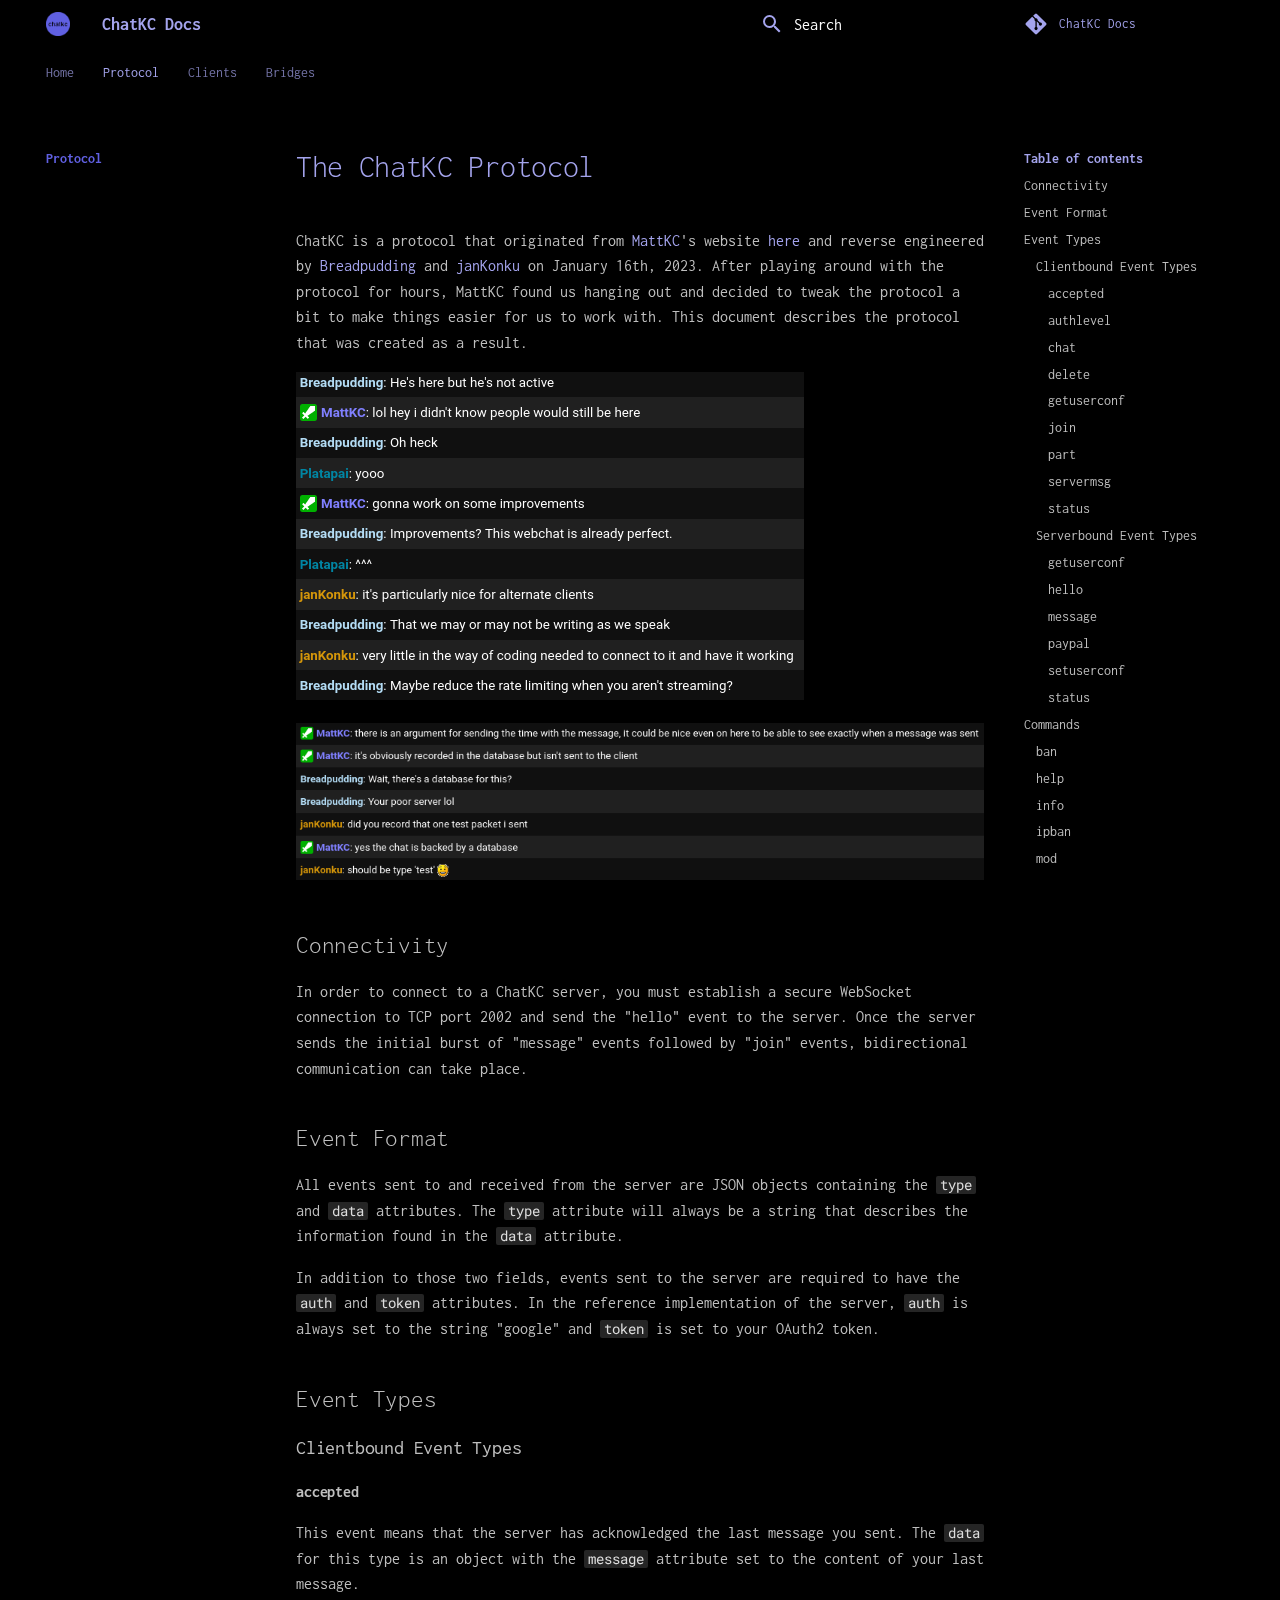
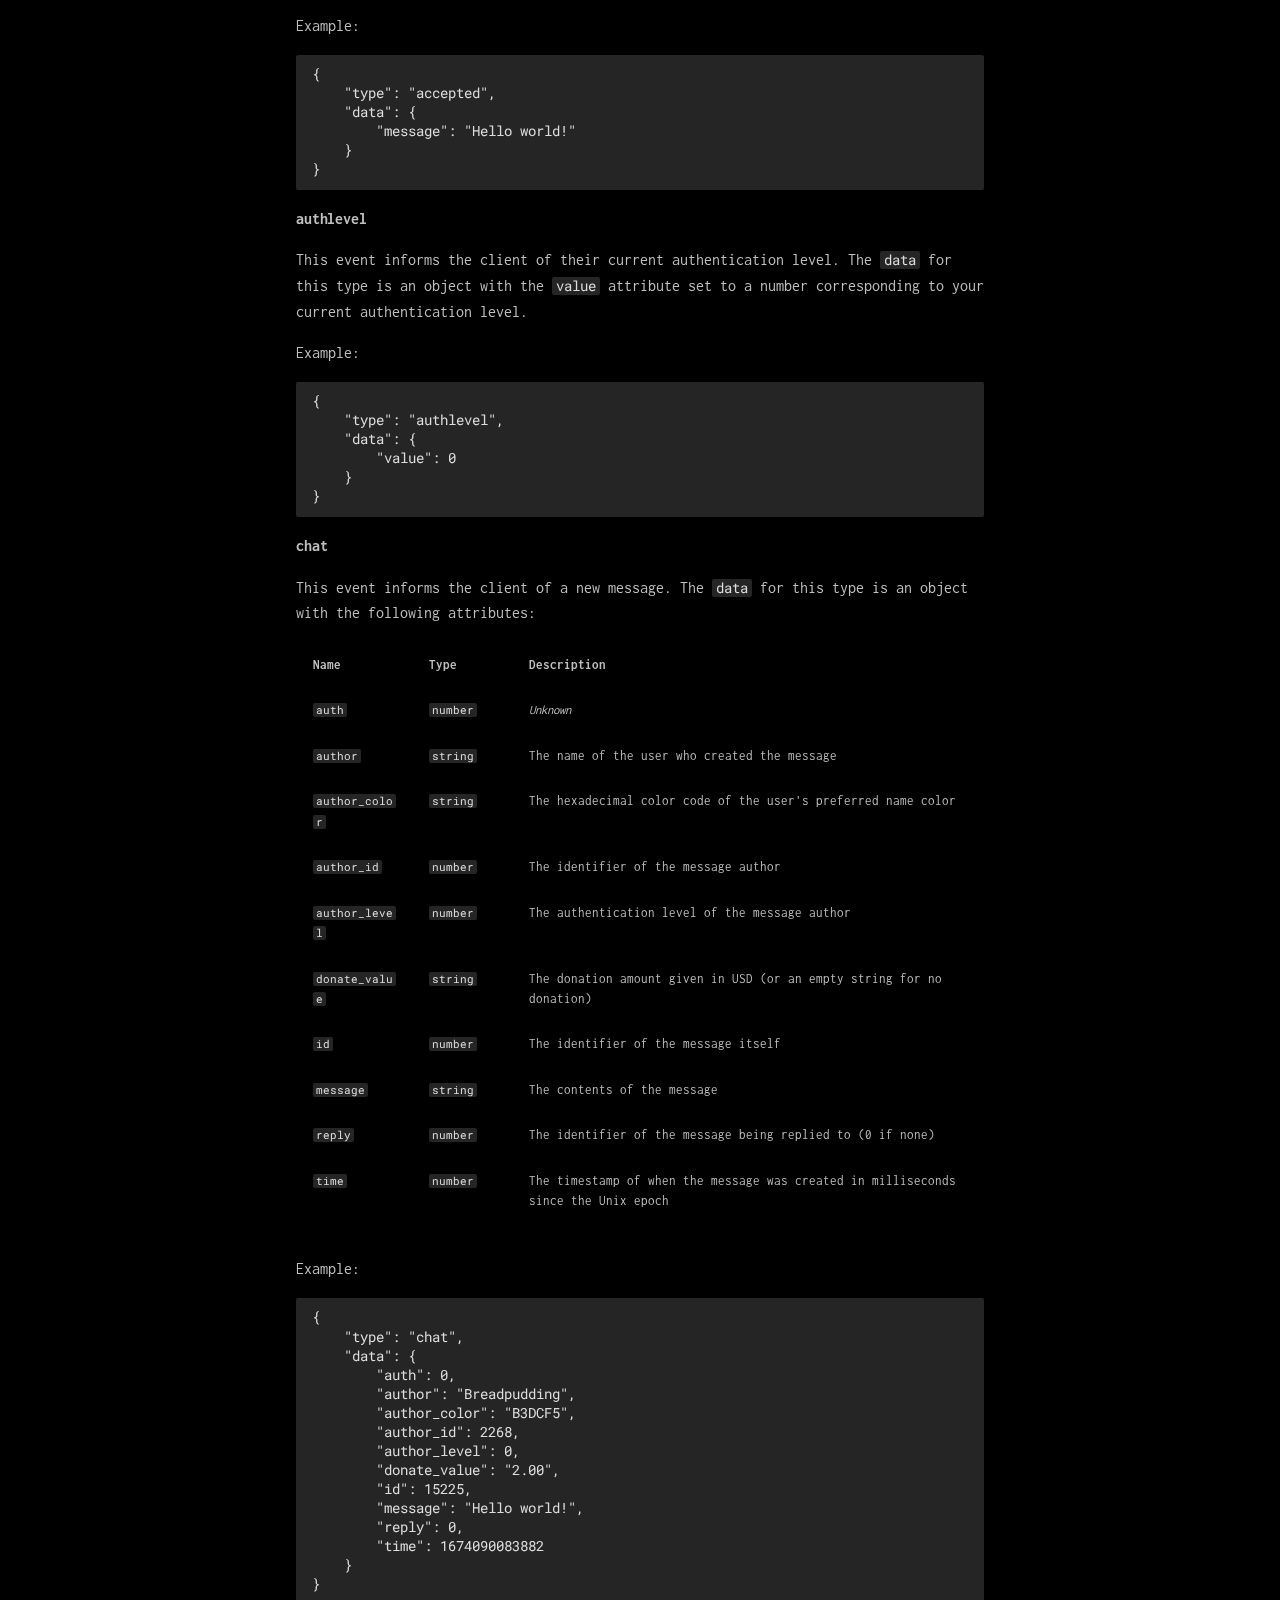
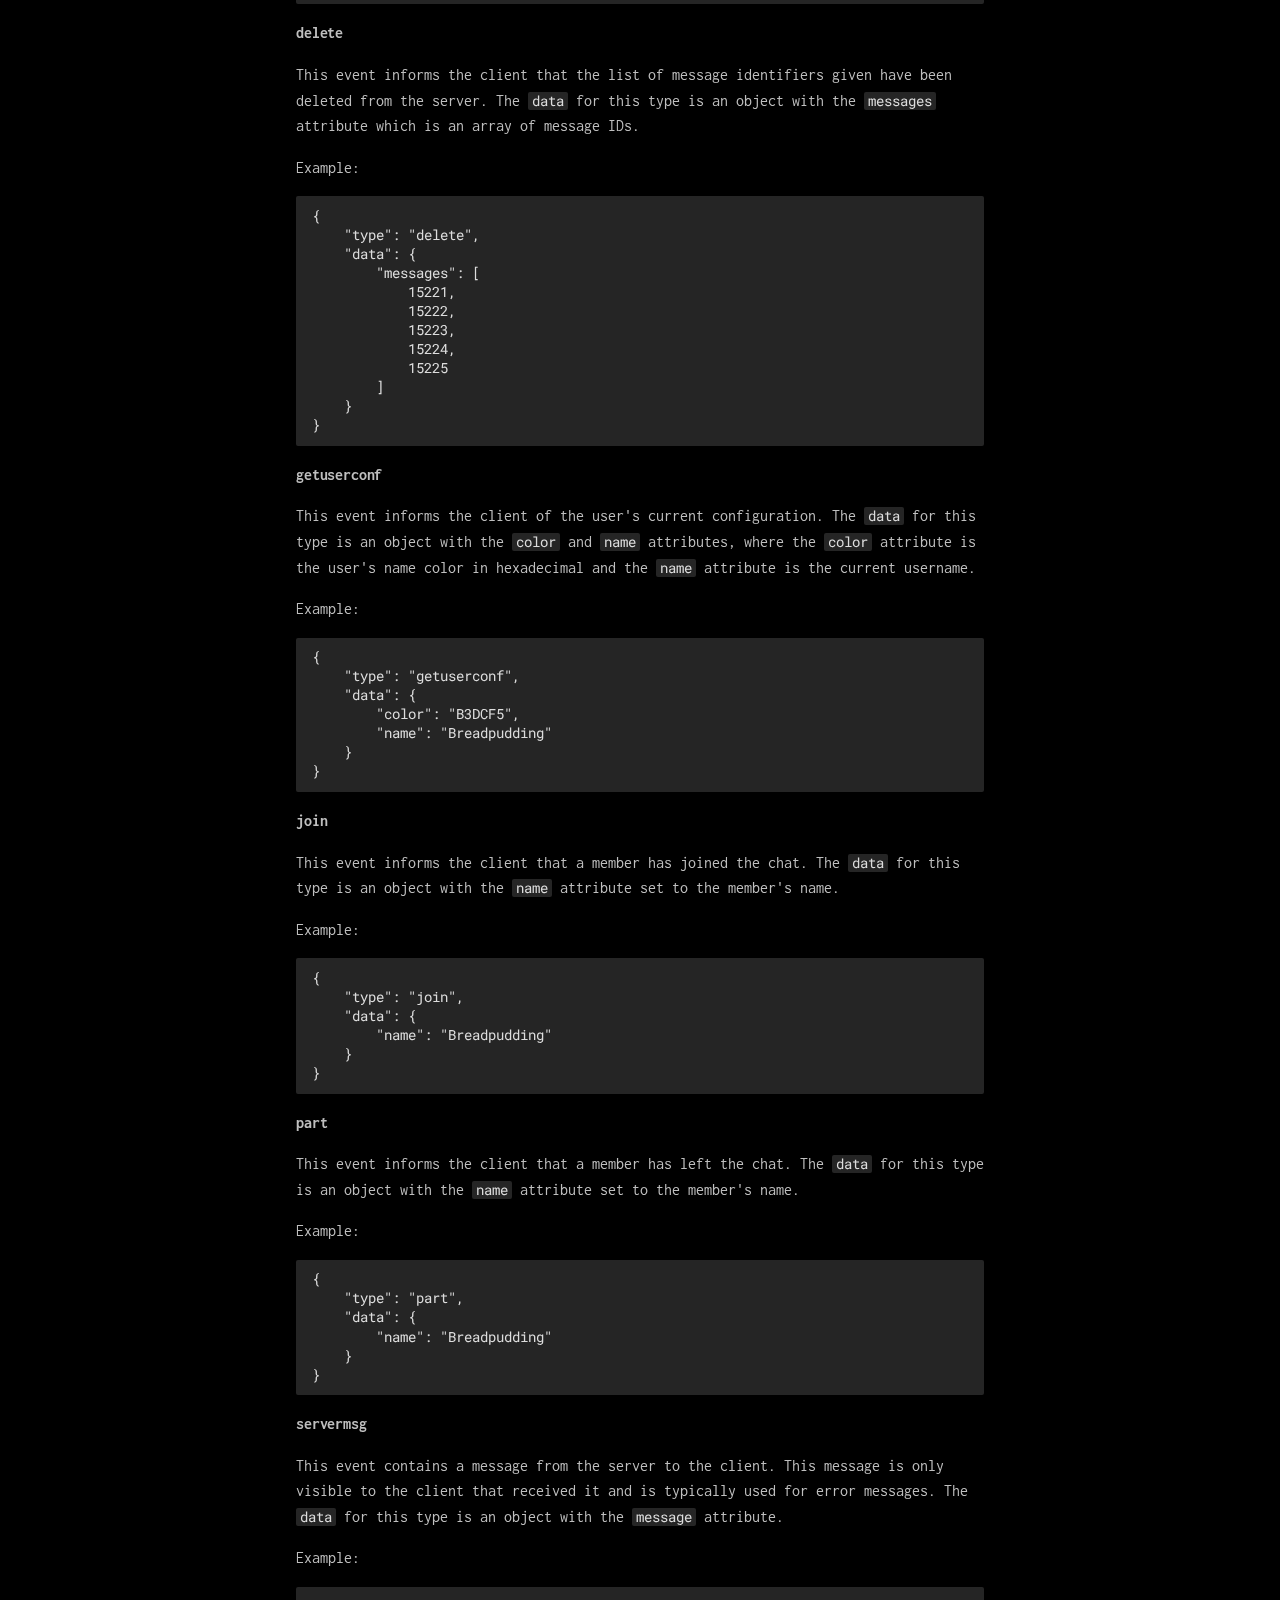
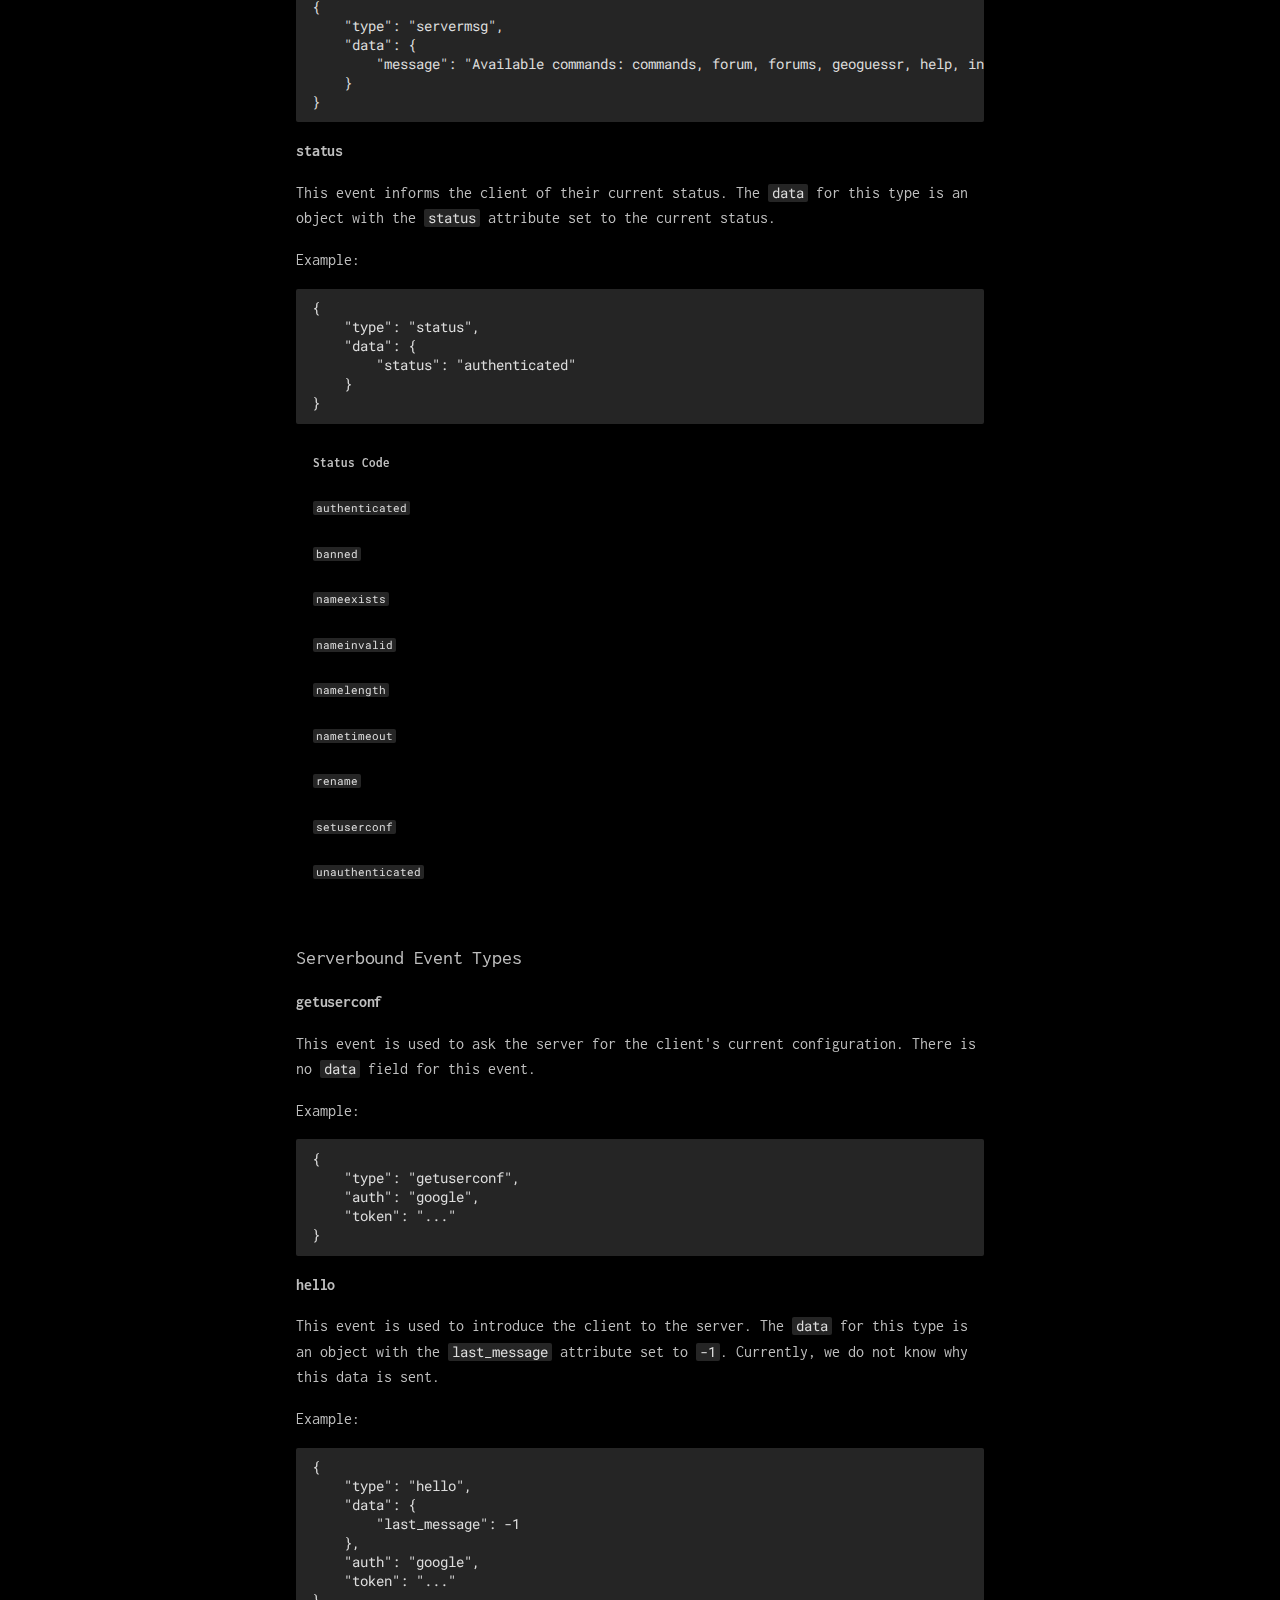
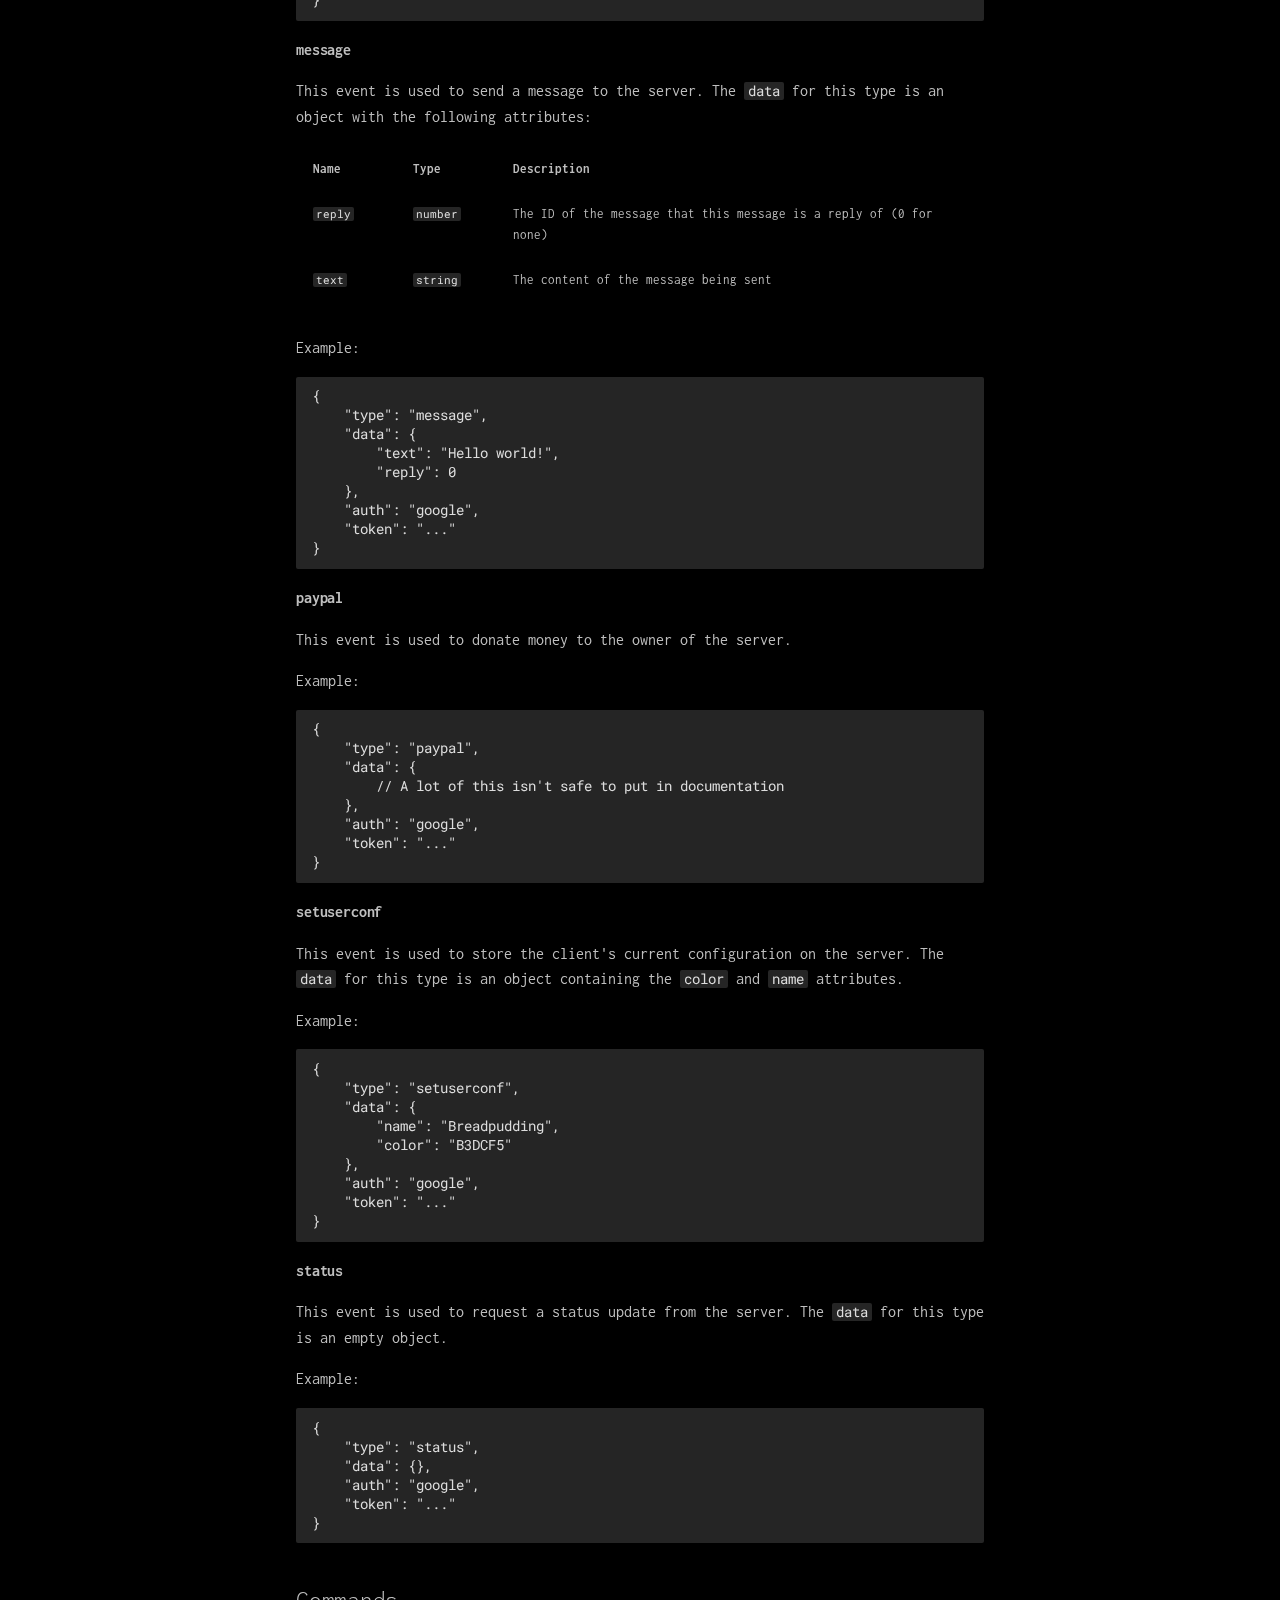
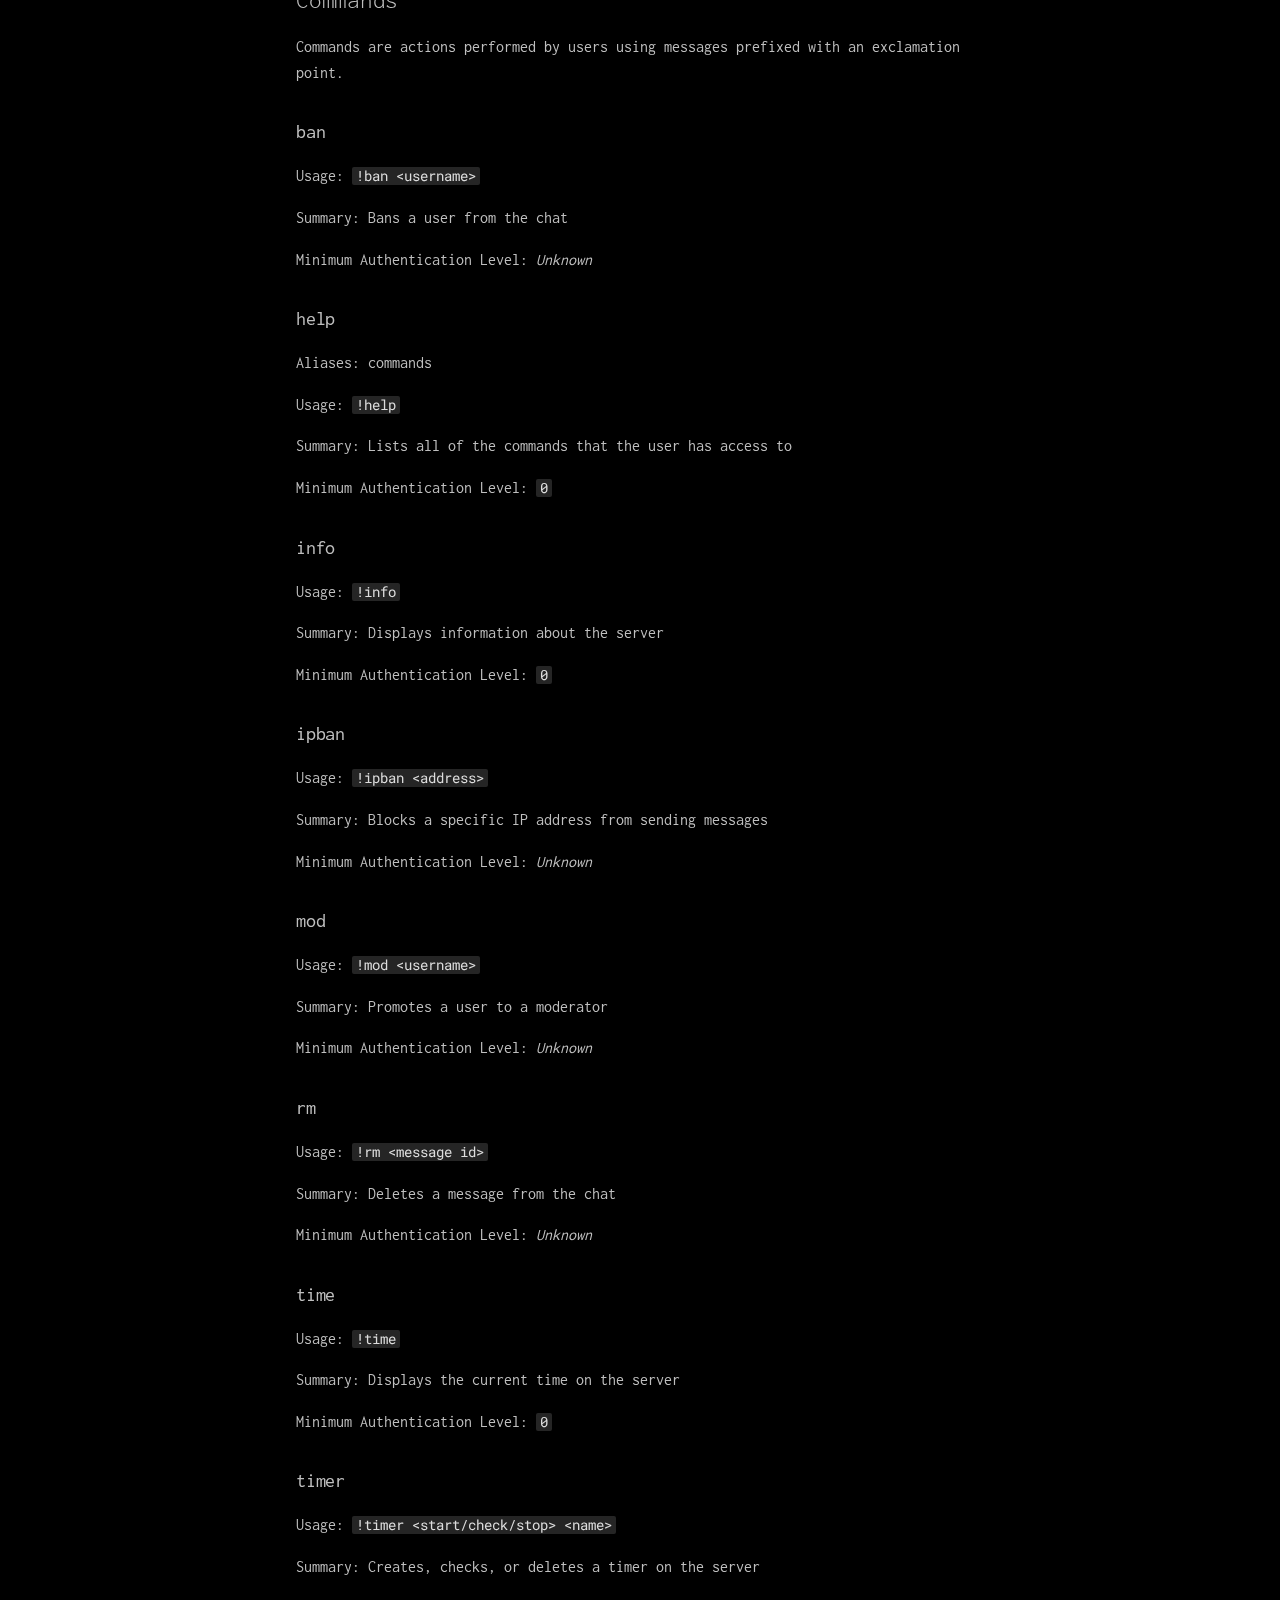
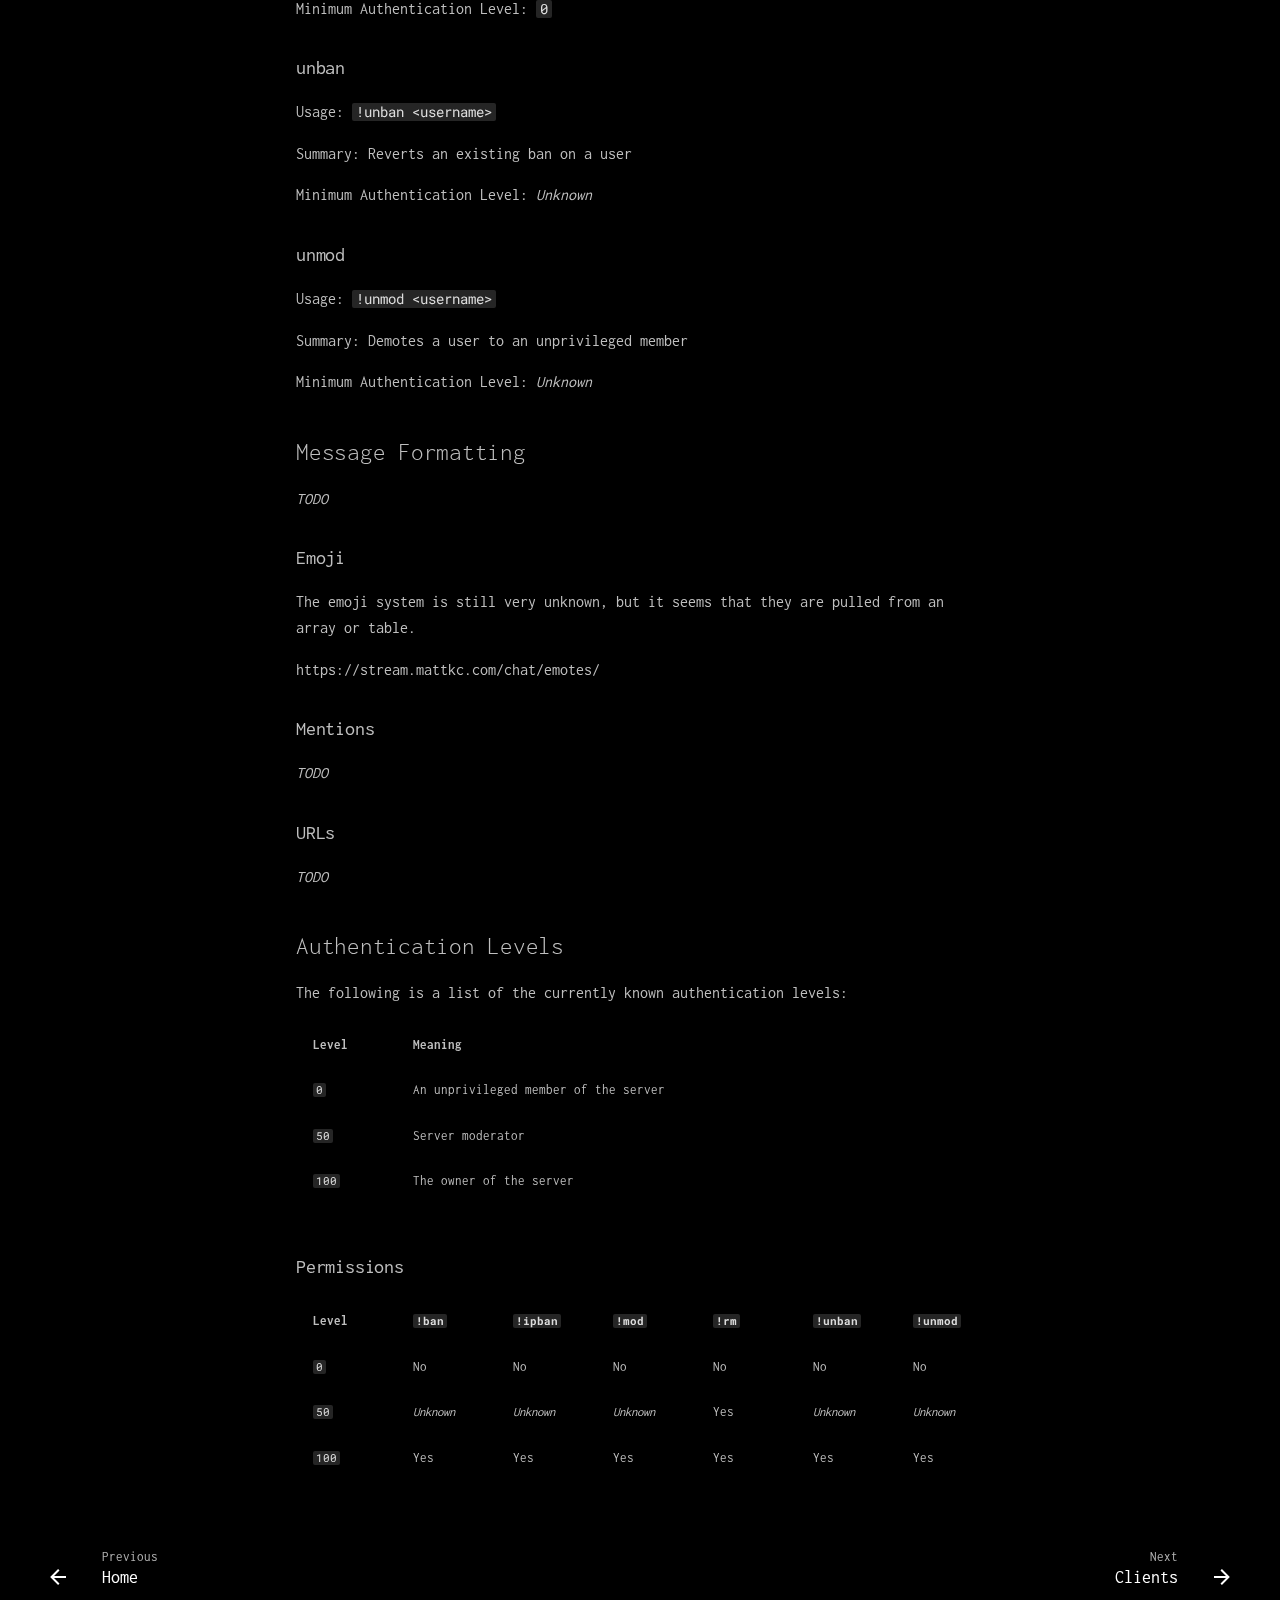
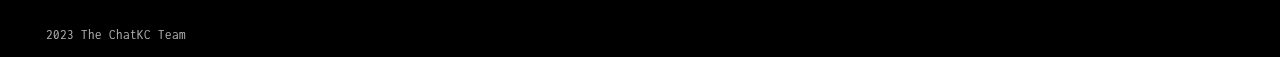
<file: protocol/index.html>
<!doctype html>
<html lang="en" class="no-js">
  <head>
    
      <meta charset="utf-8">
      <meta name="viewport" content="width=device-width,initial-scale=1">
      
        <meta name="description" content="ChatKC Docs">
      
      
      
        <link rel="canonical" href="https://chatkc.github.io/protocol/">
      
      
        <link rel="prev" href="..">
      
      
        <link rel="next" href="../clients/">
      
      <link rel="icon" href="../images/chatkcsquarelowres.png">
      <meta name="generator" content="mkdocs-1.4.2, mkdocs-material-9.0.12">
    
    
      
        <title>Protocol - ChatKC Docs</title>
      
    
    
      <link rel="stylesheet" href="../assets/stylesheets/main.0d440cfe.min.css">
      
        
        <link rel="stylesheet" href="../assets/stylesheets/palette.2505c338.min.css">
      
      

    
    
    
      
        
        
        <link rel="preconnect" href="https://fonts.gstatic.com" crossorigin>
        <link rel="stylesheet" href="https://fonts.googleapis.com/css?family=Inconsolata:300,300i,400,400i,700,700i%7CRoboto+Mono:400,400i,700,700i&display=fallback">
        <style>:root{--md-text-font:"Inconsolata";--md-code-font:"Roboto Mono"}</style>
      
    
    
      <link rel="stylesheet" href="../stylesheets/extra.css">
    
    <script>__md_scope=new URL("..",location),__md_hash=e=>[...e].reduce((e,_)=>(e<<5)-e+_.charCodeAt(0),0),__md_get=(e,_=localStorage,t=__md_scope)=>JSON.parse(_.getItem(t.pathname+"."+e)),__md_set=(e,_,t=localStorage,a=__md_scope)=>{try{t.setItem(a.pathname+"."+e,JSON.stringify(_))}catch(e){}}</script>
    
      
  


  
  


  <script id="__analytics">function __md_analytics(){function n(){dataLayer.push(arguments)}window.dataLayer=window.dataLayer||[],n("js",new Date),n("config","G-1XP6QJ5VKZ"),document.addEventListener("DOMContentLoaded",function(){document.forms.search&&document.forms.search.query.addEventListener("blur",function(){this.value&&n("event","search",{search_term:this.value})}),document$.subscribe(function(){var a=document.forms.feedback;if(void 0!==a)for(var e of a.querySelectorAll("[type=submit]"))e.addEventListener("click",function(e){e.preventDefault();var t=document.location.pathname,e=this.getAttribute("data-md-value");n("event","feedback",{page:t,data:e}),a.firstElementChild.disabled=!0;e=a.querySelector(".md-feedback__note [data-md-value='"+e+"']");e&&(e.hidden=!1)}),a.hidden=!1}),location$.subscribe(function(e){n("config","G-1XP6QJ5VKZ",{page_path:e.pathname})})});var e=document.createElement("script");e.async=!0,e.src="https://www.googletagmanager.com/gtag/js?id=G-1XP6QJ5VKZ",document.getElementById("__analytics").insertAdjacentElement("afterEnd",e)}</script>

  
    <script>"undefined"!=typeof __md_analytics&&__md_analytics()</script>
  

    
    
    
  </head>
  
  
    
    
    
    
    
    <body dir="ltr" data-md-color-scheme="default" data-md-color-primary="" data-md-color-accent="">
  
    
    
    <input class="md-toggle" data-md-toggle="drawer" type="checkbox" id="__drawer" autocomplete="off">
    <input class="md-toggle" data-md-toggle="search" type="checkbox" id="__search" autocomplete="off">
    <label class="md-overlay" for="__drawer"></label>
    <div data-md-component="skip">
      
        
        <a href="#the-chatkc-protocol" class="md-skip">
          Skip to content
        </a>
      
    </div>
    <div data-md-component="announce">
      
    </div>
    
    
      

  

<header class="md-header md-header--lifted" data-md-component="header">
  <nav class="md-header__inner md-grid" aria-label="Header">
    <a href=".." title="ChatKC Docs" class="md-header__button md-logo" aria-label="ChatKC Docs" data-md-component="logo">
      
  <img src="../images/chatkccircle.png" alt="logo">

    </a>
    <label class="md-header__button md-icon" for="__drawer">
      <svg xmlns="http://www.w3.org/2000/svg" viewBox="0 0 24 24"><path d="M3 6h18v2H3V6m0 5h18v2H3v-2m0 5h18v2H3v-2Z"/></svg>
    </label>
    <div class="md-header__title" data-md-component="header-title">
      <div class="md-header__ellipsis">
        <div class="md-header__topic">
          <span class="md-ellipsis">
            ChatKC Docs
          </span>
        </div>
        <div class="md-header__topic" data-md-component="header-topic">
          <span class="md-ellipsis">
            
              Protocol
            
          </span>
        </div>
      </div>
    </div>
    
    
    
      <label class="md-header__button md-icon" for="__search">
        <svg xmlns="http://www.w3.org/2000/svg" viewBox="0 0 24 24"><path d="M9.5 3A6.5 6.5 0 0 1 16 9.5c0 1.61-.59 3.09-1.56 4.23l.27.27h.79l5 5-1.5 1.5-5-5v-.79l-.27-.27A6.516 6.516 0 0 1 9.5 16 6.5 6.5 0 0 1 3 9.5 6.5 6.5 0 0 1 9.5 3m0 2C7 5 5 7 5 9.5S7 14 9.5 14 14 12 14 9.5 12 5 9.5 5Z"/></svg>
      </label>
      <div class="md-search" data-md-component="search" role="dialog">
  <label class="md-search__overlay" for="__search"></label>
  <div class="md-search__inner" role="search">
    <form class="md-search__form" name="search">
      <input type="text" class="md-search__input" name="query" aria-label="Search" placeholder="Search" autocapitalize="off" autocorrect="off" autocomplete="off" spellcheck="false" data-md-component="search-query" required>
      <label class="md-search__icon md-icon" for="__search">
        <svg xmlns="http://www.w3.org/2000/svg" viewBox="0 0 24 24"><path d="M9.5 3A6.5 6.5 0 0 1 16 9.5c0 1.61-.59 3.09-1.56 4.23l.27.27h.79l5 5-1.5 1.5-5-5v-.79l-.27-.27A6.516 6.516 0 0 1 9.5 16 6.5 6.5 0 0 1 3 9.5 6.5 6.5 0 0 1 9.5 3m0 2C7 5 5 7 5 9.5S7 14 9.5 14 14 12 14 9.5 12 5 9.5 5Z"/></svg>
        <svg xmlns="http://www.w3.org/2000/svg" viewBox="0 0 24 24"><path d="M20 11v2H8l5.5 5.5-1.42 1.42L4.16 12l7.92-7.92L13.5 5.5 8 11h12Z"/></svg>
      </label>
      <nav class="md-search__options" aria-label="Search">
        
        <button type="reset" class="md-search__icon md-icon" title="Clear" aria-label="Clear" tabindex="-1">
          <svg xmlns="http://www.w3.org/2000/svg" viewBox="0 0 24 24"><path d="M19 6.41 17.59 5 12 10.59 6.41 5 5 6.41 10.59 12 5 17.59 6.41 19 12 13.41 17.59 19 19 17.59 13.41 12 19 6.41Z"/></svg>
        </button>
      </nav>
      
    </form>
    <div class="md-search__output">
      <div class="md-search__scrollwrap" data-md-scrollfix>
        <div class="md-search-result" data-md-component="search-result">
          <div class="md-search-result__meta">
            Initializing search
          </div>
          <ol class="md-search-result__list" role="presentation"></ol>
        </div>
      </div>
    </div>
  </div>
</div>
    
    
      <div class="md-header__source">
        <a href="https://github.com/chatkc/chatkc.github.io" title="Go to repository" class="md-source" data-md-component="source">
  <div class="md-source__icon md-icon">
    
    <svg xmlns="http://www.w3.org/2000/svg" viewBox="0 0 448 512"><!--! Font Awesome Free 6.2.1 by @fontawesome - https://fontawesome.com License - https://fontawesome.com/license/free (Icons: CC BY 4.0, Fonts: SIL OFL 1.1, Code: MIT License) Copyright 2022 Fonticons, Inc.--><path d="M439.55 236.05 244 40.45a28.87 28.87 0 0 0-40.81 0l-40.66 40.63 51.52 51.52c27.06-9.14 52.68 16.77 43.39 43.68l49.66 49.66c34.23-11.8 61.18 31 35.47 56.69-26.49 26.49-70.21-2.87-56-37.34L240.22 199v121.85c25.3 12.54 22.26 41.85 9.08 55a34.34 34.34 0 0 1-48.55 0c-17.57-17.6-11.07-46.91 11.25-56v-123c-20.8-8.51-24.6-30.74-18.64-45L142.57 101 8.45 235.14a28.86 28.86 0 0 0 0 40.81l195.61 195.6a28.86 28.86 0 0 0 40.8 0l194.69-194.69a28.86 28.86 0 0 0 0-40.81z"/></svg>
  </div>
  <div class="md-source__repository">
    ChatKC Docs
  </div>
</a>
      </div>
    
  </nav>
  
    
      
<nav class="md-tabs" aria-label="Tabs" data-md-component="tabs">
  <div class="md-tabs__inner md-grid">
    <ul class="md-tabs__list">
      
        
  
  


  <li class="md-tabs__item">
    <a href=".." class="md-tabs__link">
      Home
    </a>
  </li>

      
        
  
  
    
  


  <li class="md-tabs__item">
    <a href="./" class="md-tabs__link md-tabs__link--active">
      Protocol
    </a>
  </li>

      
        
  
  


  <li class="md-tabs__item">
    <a href="../clients/" class="md-tabs__link">
      Clients
    </a>
  </li>

      
        
  
  


  <li class="md-tabs__item">
    <a href="../bridges/" class="md-tabs__link">
      Bridges
    </a>
  </li>

      
    </ul>
  </div>
</nav>
    
  
</header>
    
    <div class="md-container" data-md-component="container">
      
      
        
      
      <main class="md-main" data-md-component="main">
        <div class="md-main__inner md-grid">
          
            
              
              <div class="md-sidebar md-sidebar--primary" data-md-component="sidebar" data-md-type="navigation" >
                <div class="md-sidebar__scrollwrap">
                  <div class="md-sidebar__inner">
                    

  


<nav class="md-nav md-nav--primary md-nav--lifted" aria-label="Navigation" data-md-level="0">
  <label class="md-nav__title" for="__drawer">
    <a href=".." title="ChatKC Docs" class="md-nav__button md-logo" aria-label="ChatKC Docs" data-md-component="logo">
      
  <img src="../images/chatkccircle.png" alt="logo">

    </a>
    ChatKC Docs
  </label>
  
    <div class="md-nav__source">
      <a href="https://github.com/chatkc/chatkc.github.io" title="Go to repository" class="md-source" data-md-component="source">
  <div class="md-source__icon md-icon">
    
    <svg xmlns="http://www.w3.org/2000/svg" viewBox="0 0 448 512"><!--! Font Awesome Free 6.2.1 by @fontawesome - https://fontawesome.com License - https://fontawesome.com/license/free (Icons: CC BY 4.0, Fonts: SIL OFL 1.1, Code: MIT License) Copyright 2022 Fonticons, Inc.--><path d="M439.55 236.05 244 40.45a28.87 28.87 0 0 0-40.81 0l-40.66 40.63 51.52 51.52c27.06-9.14 52.68 16.77 43.39 43.68l49.66 49.66c34.23-11.8 61.18 31 35.47 56.69-26.49 26.49-70.21-2.87-56-37.34L240.22 199v121.85c25.3 12.54 22.26 41.85 9.08 55a34.34 34.34 0 0 1-48.55 0c-17.57-17.6-11.07-46.91 11.25-56v-123c-20.8-8.51-24.6-30.74-18.64-45L142.57 101 8.45 235.14a28.86 28.86 0 0 0 0 40.81l195.61 195.6a28.86 28.86 0 0 0 40.8 0l194.69-194.69a28.86 28.86 0 0 0 0-40.81z"/></svg>
  </div>
  <div class="md-source__repository">
    ChatKC Docs
  </div>
</a>
    </div>
  
  <ul class="md-nav__list" data-md-scrollfix>
    
      
      
      

  
  
  
    <li class="md-nav__item">
      <a href=".." class="md-nav__link">
        Home
      </a>
    </li>
  

    
      
      
      

  
  
    
  
  
    <li class="md-nav__item md-nav__item--active">
      
      <input class="md-nav__toggle md-toggle" type="checkbox" id="__toc">
      
      
        
      
      
        <label class="md-nav__link md-nav__link--active" for="__toc">
          Protocol
          <span class="md-nav__icon md-icon"></span>
        </label>
      
      <a href="./" class="md-nav__link md-nav__link--active">
        Protocol
      </a>
      
        

<nav class="md-nav md-nav--secondary" aria-label="Table of contents">
  
  
  
    
  
  
    <label class="md-nav__title" for="__toc">
      <span class="md-nav__icon md-icon"></span>
      Table of contents
    </label>
    <ul class="md-nav__list" data-md-component="toc" data-md-scrollfix>
      
        <li class="md-nav__item">
  <a href="#connectivity" class="md-nav__link">
    Connectivity
  </a>
  
</li>
      
        <li class="md-nav__item">
  <a href="#event-format" class="md-nav__link">
    Event Format
  </a>
  
</li>
      
        <li class="md-nav__item">
  <a href="#event-types" class="md-nav__link">
    Event Types
  </a>
  
    <nav class="md-nav" aria-label="Event Types">
      <ul class="md-nav__list">
        
          <li class="md-nav__item">
  <a href="#clientbound-event-types" class="md-nav__link">
    Clientbound Event Types
  </a>
  
    <nav class="md-nav" aria-label="Clientbound Event Types">
      <ul class="md-nav__list">
        
          <li class="md-nav__item">
  <a href="#accepted" class="md-nav__link">
    accepted
  </a>
  
</li>
        
          <li class="md-nav__item">
  <a href="#authlevel" class="md-nav__link">
    authlevel
  </a>
  
</li>
        
          <li class="md-nav__item">
  <a href="#chat" class="md-nav__link">
    chat
  </a>
  
</li>
        
          <li class="md-nav__item">
  <a href="#delete" class="md-nav__link">
    delete
  </a>
  
</li>
        
          <li class="md-nav__item">
  <a href="#getuserconf" class="md-nav__link">
    getuserconf
  </a>
  
</li>
        
          <li class="md-nav__item">
  <a href="#join" class="md-nav__link">
    join
  </a>
  
</li>
        
          <li class="md-nav__item">
  <a href="#part" class="md-nav__link">
    part
  </a>
  
</li>
        
          <li class="md-nav__item">
  <a href="#servermsg" class="md-nav__link">
    servermsg
  </a>
  
</li>
        
          <li class="md-nav__item">
  <a href="#status" class="md-nav__link">
    status
  </a>
  
</li>
        
      </ul>
    </nav>
  
</li>
        
          <li class="md-nav__item">
  <a href="#serverbound-event-types" class="md-nav__link">
    Serverbound Event Types
  </a>
  
    <nav class="md-nav" aria-label="Serverbound Event Types">
      <ul class="md-nav__list">
        
          <li class="md-nav__item">
  <a href="#getuserconf_1" class="md-nav__link">
    getuserconf
  </a>
  
</li>
        
          <li class="md-nav__item">
  <a href="#hello" class="md-nav__link">
    hello
  </a>
  
</li>
        
          <li class="md-nav__item">
  <a href="#message" class="md-nav__link">
    message
  </a>
  
</li>
        
          <li class="md-nav__item">
  <a href="#paypal" class="md-nav__link">
    paypal
  </a>
  
</li>
        
          <li class="md-nav__item">
  <a href="#setuserconf" class="md-nav__link">
    setuserconf
  </a>
  
</li>
        
          <li class="md-nav__item">
  <a href="#status_1" class="md-nav__link">
    status
  </a>
  
</li>
        
      </ul>
    </nav>
  
</li>
        
      </ul>
    </nav>
  
</li>
      
        <li class="md-nav__item">
  <a href="#commands" class="md-nav__link">
    Commands
  </a>
  
    <nav class="md-nav" aria-label="Commands">
      <ul class="md-nav__list">
        
          <li class="md-nav__item">
  <a href="#ban" class="md-nav__link">
    ban
  </a>
  
</li>
        
          <li class="md-nav__item">
  <a href="#help" class="md-nav__link">
    help
  </a>
  
</li>
        
          <li class="md-nav__item">
  <a href="#info" class="md-nav__link">
    info
  </a>
  
</li>
        
          <li class="md-nav__item">
  <a href="#ipban" class="md-nav__link">
    ipban
  </a>
  
</li>
        
          <li class="md-nav__item">
  <a href="#mod" class="md-nav__link">
    mod
  </a>
  
</li>
        
          <li class="md-nav__item">
  <a href="#rm" class="md-nav__link">
    rm
  </a>
  
</li>
        
          <li class="md-nav__item">
  <a href="#time" class="md-nav__link">
    time
  </a>
  
</li>
        
          <li class="md-nav__item">
  <a href="#timer" class="md-nav__link">
    timer
  </a>
  
</li>
        
          <li class="md-nav__item">
  <a href="#unban" class="md-nav__link">
    unban
  </a>
  
</li>
        
          <li class="md-nav__item">
  <a href="#unmod" class="md-nav__link">
    unmod
  </a>
  
</li>
        
      </ul>
    </nav>
  
</li>
      
        <li class="md-nav__item">
  <a href="#message-formatting" class="md-nav__link">
    Message Formatting
  </a>
  
    <nav class="md-nav" aria-label="Message Formatting">
      <ul class="md-nav__list">
        
          <li class="md-nav__item">
  <a href="#emoji" class="md-nav__link">
    Emoji
  </a>
  
</li>
        
          <li class="md-nav__item">
  <a href="#mentions" class="md-nav__link">
    Mentions
  </a>
  
</li>
        
          <li class="md-nav__item">
  <a href="#urls" class="md-nav__link">
    URLs
  </a>
  
</li>
        
      </ul>
    </nav>
  
</li>
      
        <li class="md-nav__item">
  <a href="#authentication-levels" class="md-nav__link">
    Authentication Levels
  </a>
  
    <nav class="md-nav" aria-label="Authentication Levels">
      <ul class="md-nav__list">
        
          <li class="md-nav__item">
  <a href="#permissions" class="md-nav__link">
    Permissions
  </a>
  
</li>
        
      </ul>
    </nav>
  
</li>
      
    </ul>
  
</nav>
      
    </li>
  

    
      
      
      

  
  
  
    <li class="md-nav__item">
      <a href="../clients/" class="md-nav__link">
        Clients
      </a>
    </li>
  

    
      
      
      

  
  
  
    <li class="md-nav__item">
      <a href="../bridges/" class="md-nav__link">
        Bridges
      </a>
    </li>
  

    
  </ul>
</nav>
                  </div>
                </div>
              </div>
            
            
              
              <div class="md-sidebar md-sidebar--secondary" data-md-component="sidebar" data-md-type="toc" >
                <div class="md-sidebar__scrollwrap">
                  <div class="md-sidebar__inner">
                    

<nav class="md-nav md-nav--secondary" aria-label="Table of contents">
  
  
  
    
  
  
    <label class="md-nav__title" for="__toc">
      <span class="md-nav__icon md-icon"></span>
      Table of contents
    </label>
    <ul class="md-nav__list" data-md-component="toc" data-md-scrollfix>
      
        <li class="md-nav__item">
  <a href="#connectivity" class="md-nav__link">
    Connectivity
  </a>
  
</li>
      
        <li class="md-nav__item">
  <a href="#event-format" class="md-nav__link">
    Event Format
  </a>
  
</li>
      
        <li class="md-nav__item">
  <a href="#event-types" class="md-nav__link">
    Event Types
  </a>
  
    <nav class="md-nav" aria-label="Event Types">
      <ul class="md-nav__list">
        
          <li class="md-nav__item">
  <a href="#clientbound-event-types" class="md-nav__link">
    Clientbound Event Types
  </a>
  
    <nav class="md-nav" aria-label="Clientbound Event Types">
      <ul class="md-nav__list">
        
          <li class="md-nav__item">
  <a href="#accepted" class="md-nav__link">
    accepted
  </a>
  
</li>
        
          <li class="md-nav__item">
  <a href="#authlevel" class="md-nav__link">
    authlevel
  </a>
  
</li>
        
          <li class="md-nav__item">
  <a href="#chat" class="md-nav__link">
    chat
  </a>
  
</li>
        
          <li class="md-nav__item">
  <a href="#delete" class="md-nav__link">
    delete
  </a>
  
</li>
        
          <li class="md-nav__item">
  <a href="#getuserconf" class="md-nav__link">
    getuserconf
  </a>
  
</li>
        
          <li class="md-nav__item">
  <a href="#join" class="md-nav__link">
    join
  </a>
  
</li>
        
          <li class="md-nav__item">
  <a href="#part" class="md-nav__link">
    part
  </a>
  
</li>
        
          <li class="md-nav__item">
  <a href="#servermsg" class="md-nav__link">
    servermsg
  </a>
  
</li>
        
          <li class="md-nav__item">
  <a href="#status" class="md-nav__link">
    status
  </a>
  
</li>
        
      </ul>
    </nav>
  
</li>
        
          <li class="md-nav__item">
  <a href="#serverbound-event-types" class="md-nav__link">
    Serverbound Event Types
  </a>
  
    <nav class="md-nav" aria-label="Serverbound Event Types">
      <ul class="md-nav__list">
        
          <li class="md-nav__item">
  <a href="#getuserconf_1" class="md-nav__link">
    getuserconf
  </a>
  
</li>
        
          <li class="md-nav__item">
  <a href="#hello" class="md-nav__link">
    hello
  </a>
  
</li>
        
          <li class="md-nav__item">
  <a href="#message" class="md-nav__link">
    message
  </a>
  
</li>
        
          <li class="md-nav__item">
  <a href="#paypal" class="md-nav__link">
    paypal
  </a>
  
</li>
        
          <li class="md-nav__item">
  <a href="#setuserconf" class="md-nav__link">
    setuserconf
  </a>
  
</li>
        
          <li class="md-nav__item">
  <a href="#status_1" class="md-nav__link">
    status
  </a>
  
</li>
        
      </ul>
    </nav>
  
</li>
        
      </ul>
    </nav>
  
</li>
      
        <li class="md-nav__item">
  <a href="#commands" class="md-nav__link">
    Commands
  </a>
  
    <nav class="md-nav" aria-label="Commands">
      <ul class="md-nav__list">
        
          <li class="md-nav__item">
  <a href="#ban" class="md-nav__link">
    ban
  </a>
  
</li>
        
          <li class="md-nav__item">
  <a href="#help" class="md-nav__link">
    help
  </a>
  
</li>
        
          <li class="md-nav__item">
  <a href="#info" class="md-nav__link">
    info
  </a>
  
</li>
        
          <li class="md-nav__item">
  <a href="#ipban" class="md-nav__link">
    ipban
  </a>
  
</li>
        
          <li class="md-nav__item">
  <a href="#mod" class="md-nav__link">
    mod
  </a>
  
</li>
        
          <li class="md-nav__item">
  <a href="#rm" class="md-nav__link">
    rm
  </a>
  
</li>
        
          <li class="md-nav__item">
  <a href="#time" class="md-nav__link">
    time
  </a>
  
</li>
        
          <li class="md-nav__item">
  <a href="#timer" class="md-nav__link">
    timer
  </a>
  
</li>
        
          <li class="md-nav__item">
  <a href="#unban" class="md-nav__link">
    unban
  </a>
  
</li>
        
          <li class="md-nav__item">
  <a href="#unmod" class="md-nav__link">
    unmod
  </a>
  
</li>
        
      </ul>
    </nav>
  
</li>
      
        <li class="md-nav__item">
  <a href="#message-formatting" class="md-nav__link">
    Message Formatting
  </a>
  
    <nav class="md-nav" aria-label="Message Formatting">
      <ul class="md-nav__list">
        
          <li class="md-nav__item">
  <a href="#emoji" class="md-nav__link">
    Emoji
  </a>
  
</li>
        
          <li class="md-nav__item">
  <a href="#mentions" class="md-nav__link">
    Mentions
  </a>
  
</li>
        
          <li class="md-nav__item">
  <a href="#urls" class="md-nav__link">
    URLs
  </a>
  
</li>
        
      </ul>
    </nav>
  
</li>
      
        <li class="md-nav__item">
  <a href="#authentication-levels" class="md-nav__link">
    Authentication Levels
  </a>
  
    <nav class="md-nav" aria-label="Authentication Levels">
      <ul class="md-nav__list">
        
          <li class="md-nav__item">
  <a href="#permissions" class="md-nav__link">
    Permissions
  </a>
  
</li>
        
      </ul>
    </nav>
  
</li>
      
    </ul>
  
</nav>
                  </div>
                </div>
              </div>
            
          
          
            <div class="md-content" data-md-component="content">
              <article class="md-content__inner md-typeset">
                
                  

  
  



<h1 id="the-chatkc-protocol">The ChatKC Protocol</h1>
<p>ChatKC is a protocol that originated from <a href="https://www.youtube.com/@MattKC">MattKC</a>'s website <a href="https://stream.mattkc.com/">here</a> and reverse engineered by <a href="https://github.com/cbpudding">Breadpudding</a> and <a href="https://github.com/zegfarce">janKonku</a> on January 16th, 2023. After playing around with the protocol for hours, MattKC found us hanging out and decided to tweak the protocol a bit to make things easier for us to work with. This document describes the protocol that was created as a result.</p>
<p><img alt="Breadpudding: He's here but he's not active
MattKC: lol hey i didn't know people would still be here
Breadpudding: Oh heck
Platapai: yooo
MattKC: gonna work on some improvements
Breadpudding: Improvements? This webchat is already perfect.
Platapai: ^^^
janKonku: it's particularly nice for alternate clients
Breadpudding: That we may or may not be writing as we speak
janKonku: very little in the way of coding needed to connect to it and have it working
Breadpudding: Maybe reduce the rate limiting when you aren't streaming?" src="/images/protocol1.png" /></p>
<p><img alt="MattKC: there is an argument for sending the time with the message, it could be nice even on here to be able to see exactly when a message was sent
MattKC: it's obviously recorded in the database but isn't sent to the client
Breadpudding: Wait, there's a database for this?
Breadpudding: Your poor server lol
janKonku: did you record the one test packet i sent
MattKC: yes the chat is backed by a database
janKonku: should be type 'test' :)" src="/images/protocol2.png" /></p>
<h2 id="connectivity">Connectivity</h2>
<p>In order to connect to a ChatKC server, you must establish a secure WebSocket connection to TCP port 2002 and send the "hello" event to the server. Once the server sends the initial burst of "message" events followed by "join" events, bidirectional communication can take place.</p>
<h2 id="event-format">Event Format</h2>
<p>All events sent to and received from the server are JSON objects containing the <code>type</code> and <code>data</code> attributes. The <code>type</code> attribute will always be a string that describes the information found in the <code>data</code> attribute.</p>
<p>In addition to those two fields, events sent to the server are required to have the <code>auth</code> and <code>token</code> attributes. In the reference implementation of the server, <code>auth</code> is always set to the string "google" and <code>token</code> is set to your OAuth2 token.</p>
<h2 id="event-types">Event Types</h2>
<h3 id="clientbound-event-types">Clientbound Event Types</h3>
<h4 id="accepted">accepted</h4>
<p>This event means that the server has acknowledged the last message you sent. The <code>data</code> for this type is an object with the <code>message</code> attribute set to the content of your last message.</p>
<p>Example:</p>
<pre><code class="language-JSON">{
    &quot;type&quot;: &quot;accepted&quot;,
    &quot;data&quot;: {
        &quot;message&quot;: &quot;Hello world!&quot;
    }
}
</code></pre>
<h4 id="authlevel">authlevel</h4>
<p>This event informs the client of their current authentication level. The <code>data</code> for this type is an object with the <code>value</code> attribute set to a number corresponding to your current authentication level.</p>
<p>Example:</p>
<pre><code class="language-JSON">{
    &quot;type&quot;: &quot;authlevel&quot;,
    &quot;data&quot;: {
        &quot;value&quot;: 0
    }
}
</code></pre>
<h4 id="chat">chat</h4>
<p>This event informs the client of a new message. The <code>data</code> for this type is an object with the following attributes:</p>
<table>
<thead>
<tr>
<th>Name</th>
<th>Type</th>
<th>Description</th>
</tr>
</thead>
<tbody>
<tr>
<td><code>auth</code></td>
<td><code>number</code></td>
<td><em>Unknown</em></td>
</tr>
<tr>
<td><code>author</code></td>
<td><code>string</code></td>
<td>The name of the user who created the message</td>
</tr>
<tr>
<td><code>author_color</code></td>
<td><code>string</code></td>
<td>The hexadecimal color code of the user's preferred name color</td>
</tr>
<tr>
<td><code>author_id</code></td>
<td><code>number</code></td>
<td>The identifier of the message author</td>
</tr>
<tr>
<td><code>author_level</code></td>
<td><code>number</code></td>
<td>The authentication level of the message author</td>
</tr>
<tr>
<td><code>donate_value</code></td>
<td><code>string</code></td>
<td>The donation amount given in USD (or an empty string for no donation)</td>
</tr>
<tr>
<td><code>id</code></td>
<td><code>number</code></td>
<td>The identifier of the message itself</td>
</tr>
<tr>
<td><code>message</code></td>
<td><code>string</code></td>
<td>The contents of the message</td>
</tr>
<tr>
<td><code>reply</code></td>
<td><code>number</code></td>
<td>The identifier of the message being replied to (0 if none)</td>
</tr>
<tr>
<td><code>time</code></td>
<td><code>number</code></td>
<td>The timestamp of when the message was created in milliseconds since the Unix epoch</td>
</tr>
</tbody>
</table>
<p>Example:</p>
<pre><code class="language-JSON">{
    &quot;type&quot;: &quot;chat&quot;,
    &quot;data&quot;: {
        &quot;auth&quot;: 0,
        &quot;author&quot;: &quot;Breadpudding&quot;,
        &quot;author_color&quot;: &quot;B3DCF5&quot;,
        &quot;author_id&quot;: 2268,
        &quot;author_level&quot;: 0,
        &quot;donate_value&quot;: &quot;2.00&quot;,
        &quot;id&quot;: 15225,
        &quot;message&quot;: &quot;Hello world!&quot;,
        &quot;reply&quot;: 0,
        &quot;time&quot;: 1674090083882
    }
}
</code></pre>
<h4 id="delete">delete</h4>
<p>This event informs the client that the list of message identifiers given have been deleted from the server. The <code>data</code> for this type is an object with the <code>messages</code> attribute which is an array of message IDs.</p>
<p>Example:</p>
<pre><code class="language-JSON">{
    &quot;type&quot;: &quot;delete&quot;,
    &quot;data&quot;: {
        &quot;messages&quot;: [
            15221,
            15222,
            15223,
            15224,
            15225
        ]
    }
}
</code></pre>
<h4 id="getuserconf">getuserconf</h4>
<p>This event informs the client of the user's current configuration. The <code>data</code> for this type is an object with the <code>color</code> and <code>name</code> attributes, where the <code>color</code> attribute is the user's name color in hexadecimal and the <code>name</code> attribute is the current username.</p>
<p>Example:</p>
<pre><code class="language-JSON">{
    &quot;type&quot;: &quot;getuserconf&quot;,
    &quot;data&quot;: {
        &quot;color&quot;: &quot;B3DCF5&quot;,
        &quot;name&quot;: &quot;Breadpudding&quot;
    }
}
</code></pre>
<h4 id="join">join</h4>
<p>This event informs the client that a member has joined the chat. The <code>data</code> for this type is an object with the <code>name</code> attribute set to the member's name.</p>
<p>Example:</p>
<pre><code class="language-JSON">{
    &quot;type&quot;: &quot;join&quot;,
    &quot;data&quot;: {
        &quot;name&quot;: &quot;Breadpudding&quot;
    }
}
</code></pre>
<h4 id="part">part</h4>
<p>This event informs the client that a member has left the chat. The <code>data</code> for this type is an object with the <code>name</code> attribute set to the member's name.</p>
<p>Example:</p>
<pre><code class="language-JSON">{
    &quot;type&quot;: &quot;part&quot;,
    &quot;data&quot;: {
        &quot;name&quot;: &quot;Breadpudding&quot;
    }
}
</code></pre>
<h4 id="servermsg">servermsg</h4>
<p>This event contains a message from the server to the client. This message is only visible to the client that received it and is typically used for error messages. The <code>data</code> for this type is an object with the <code>message</code> attribute.</p>
<p>Example:</p>
<pre><code class="language-JSON">{
    &quot;type&quot;: &quot;servermsg&quot;,
    &quot;data&quot;: {
        &quot;message&quot;: &quot;Available commands: commands, forum, forums, geoguessr, help, info, insta, instagram, time, timer, twitter, website, youtube, yt&quot;
    }
}
</code></pre>
<h4 id="status">status</h4>
<p>This event informs the client of their current status. The <code>data</code> for this type is an object with the <code>status</code> attribute set to the current status.</p>
<p>Example:</p>
<pre><code class="language-JSON">{
    &quot;type&quot;: &quot;status&quot;,
    &quot;data&quot;: {
        &quot;status&quot;: &quot;authenticated&quot;
    }
}
</code></pre>
<table>
<thead>
<tr>
<th>Status Code</th>
</tr>
</thead>
<tbody>
<tr>
<td><code>authenticated</code></td>
</tr>
<tr>
<td><code>banned</code></td>
</tr>
<tr>
<td><code>nameexists</code></td>
</tr>
<tr>
<td><code>nameinvalid</code></td>
</tr>
<tr>
<td><code>namelength</code></td>
</tr>
<tr>
<td><code>nametimeout</code></td>
</tr>
<tr>
<td><code>rename</code></td>
</tr>
<tr>
<td><code>setuserconf</code></td>
</tr>
<tr>
<td><code>unauthenticated</code></td>
</tr>
</tbody>
</table>
<h3 id="serverbound-event-types">Serverbound Event Types</h3>
<h4 id="getuserconf_1">getuserconf</h4>
<p>This event is used to ask the server for the client's current configuration. There is no <code>data</code> field for this event.</p>
<p>Example:</p>
<pre><code class="language-JSON">{
    &quot;type&quot;: &quot;getuserconf&quot;,
    &quot;auth&quot;: &quot;google&quot;,
    &quot;token&quot;: &quot;...&quot;
}
</code></pre>
<h4 id="hello">hello</h4>
<p>This event is used to introduce the client to the server. The <code>data</code> for this type is an object with the <code>last_message</code> attribute set to <code>-1</code>. Currently, we do not know why this data is sent.</p>
<p>Example:</p>
<pre><code class="language-JSON">{
    &quot;type&quot;: &quot;hello&quot;,
    &quot;data&quot;: {
        &quot;last_message&quot;: -1
    },
    &quot;auth&quot;: &quot;google&quot;,
    &quot;token&quot;: &quot;...&quot;
}
</code></pre>
<h4 id="message">message</h4>
<p>This event is used to send a message to the server. The <code>data</code> for this type is an object with the following attributes:</p>
<table>
<thead>
<tr>
<th>Name</th>
<th>Type</th>
<th>Description</th>
</tr>
</thead>
<tbody>
<tr>
<td><code>reply</code></td>
<td><code>number</code></td>
<td>The ID of the message that this message is a reply of (0 for none)</td>
</tr>
<tr>
<td><code>text</code></td>
<td><code>string</code></td>
<td>The content of the message being sent</td>
</tr>
</tbody>
</table>
<p>Example:</p>
<pre><code class="language-JSON">{
    &quot;type&quot;: &quot;message&quot;,
    &quot;data&quot;: {
        &quot;text&quot;: &quot;Hello world!&quot;,
        &quot;reply&quot;: 0
    },
    &quot;auth&quot;: &quot;google&quot;,
    &quot;token&quot;: &quot;...&quot;
}
</code></pre>
<h4 id="paypal">paypal</h4>
<p>This event is used to donate money to the owner of the server.</p>
<p>Example:</p>
<pre><code class="language-JSON">{
    &quot;type&quot;: &quot;paypal&quot;,
    &quot;data&quot;: {
        // A lot of this isn't safe to put in documentation
    },
    &quot;auth&quot;: &quot;google&quot;,
    &quot;token&quot;: &quot;...&quot;
}
</code></pre>
<h4 id="setuserconf">setuserconf</h4>
<p>This event is used to store the client's current configuration on the server. The <code>data</code> for this type is an object containing the <code>color</code> and <code>name</code> attributes.</p>
<p>Example:</p>
<pre><code class="language-JSON">{
    &quot;type&quot;: &quot;setuserconf&quot;,
    &quot;data&quot;: {
        &quot;name&quot;: &quot;Breadpudding&quot;,
        &quot;color&quot;: &quot;B3DCF5&quot;
    },
    &quot;auth&quot;: &quot;google&quot;,
    &quot;token&quot;: &quot;...&quot;
}
</code></pre>
<h4 id="status_1">status</h4>
<p>This event is used to request a status update from the server. The <code>data</code> for this type is an empty object.</p>
<p>Example:</p>
<pre><code class="language-JSON">{
    &quot;type&quot;: &quot;status&quot;,
    &quot;data&quot;: {},
    &quot;auth&quot;: &quot;google&quot;,
    &quot;token&quot;: &quot;...&quot;
}
</code></pre>
<h2 id="commands">Commands</h2>
<p>Commands are actions performed by users using messages prefixed with an exclamation point.</p>
<h3 id="ban">ban</h3>
<p>Usage: <code>!ban &lt;username&gt;</code></p>
<p>Summary: Bans a user from the chat</p>
<p>Minimum Authentication Level: <em>Unknown</em></p>
<h3 id="help">help</h3>
<p>Aliases: commands</p>
<p>Usage: <code>!help</code></p>
<p>Summary: Lists all of the commands that the user has access to</p>
<p>Minimum Authentication Level: <code>0</code></p>
<h3 id="info">info</h3>
<p>Usage: <code>!info</code></p>
<p>Summary: Displays information about the server</p>
<p>Minimum Authentication Level: <code>0</code></p>
<h3 id="ipban">ipban</h3>
<p>Usage: <code>!ipban &lt;address&gt;</code></p>
<p>Summary: Blocks a specific IP address from sending messages</p>
<p>Minimum Authentication Level: <em>Unknown</em></p>
<h3 id="mod">mod</h3>
<p>Usage: <code>!mod &lt;username&gt;</code></p>
<p>Summary: Promotes a user to a moderator</p>
<p>Minimum Authentication Level: <em>Unknown</em></p>
<h3 id="rm">rm</h3>
<p>Usage: <code>!rm &lt;message id&gt;</code></p>
<p>Summary: Deletes a message from the chat</p>
<p>Minimum Authentication Level: <em>Unknown</em></p>
<h3 id="time">time</h3>
<p>Usage: <code>!time</code></p>
<p>Summary: Displays the current time on the server</p>
<p>Minimum Authentication Level: <code>0</code></p>
<h3 id="timer">timer</h3>
<p>Usage: <code>!timer &lt;start/check/stop&gt; &lt;name&gt;</code></p>
<p>Summary: Creates, checks, or deletes a timer on the server</p>
<p>Minimum Authentication Level: <code>0</code></p>
<h3 id="unban">unban</h3>
<p>Usage: <code>!unban &lt;username&gt;</code></p>
<p>Summary: Reverts an existing ban on a user</p>
<p>Minimum Authentication Level: <em>Unknown</em></p>
<h3 id="unmod">unmod</h3>
<p>Usage: <code>!unmod &lt;username&gt;</code></p>
<p>Summary: Demotes a user to an unprivileged member</p>
<p>Minimum Authentication Level: <em>Unknown</em></p>
<h2 id="message-formatting">Message Formatting</h2>
<p><em>TODO</em></p>
<h3 id="emoji">Emoji</h3>
<p>The emoji system is still very unknown, but it seems that they are pulled from an array or table.</p>
<p>https://stream.mattkc.com/chat/emotes/</p>
<!---
![ Status | Method | Domain | File | Initiator | Type | Transfered | Size | 0ms
200 | GET | (lock icon) stream.mattkc.com | /chat/emotes/ | jquery-3.6.1.min.js:2 (xhr) | html | 1.65 kB | 7.43kB | 231ms ](/images/protocolemoji.png)
--->
<h3 id="mentions">Mentions</h3>
<p><em>TODO</em></p>
<h3 id="urls">URLs</h3>
<p><em>TODO</em></p>
<h2 id="authentication-levels">Authentication Levels</h2>
<p>The following is a list of the currently known authentication levels:</p>
<table>
<thead>
<tr>
<th>Level</th>
<th>Meaning</th>
</tr>
</thead>
<tbody>
<tr>
<td><code>0</code></td>
<td>An unprivileged member of the server</td>
</tr>
<tr>
<td><code>50</code></td>
<td>Server moderator</td>
</tr>
<tr>
<td><code>100</code></td>
<td>The owner of the server</td>
</tr>
</tbody>
</table>
<h3 id="permissions">Permissions</h3>
<table>
<thead>
<tr>
<th>Level</th>
<th><code>!ban</code></th>
<th><code>!ipban</code></th>
<th><code>!mod</code></th>
<th><code>!rm</code></th>
<th><code>!unban</code></th>
<th><code>!unmod</code></th>
</tr>
</thead>
<tbody>
<tr>
<td><code>0</code></td>
<td>No</td>
<td>No</td>
<td>No</td>
<td>No</td>
<td>No</td>
<td>No</td>
</tr>
<tr>
<td><code>50</code></td>
<td><em>Unknown</em></td>
<td><em>Unknown</em></td>
<td><em>Unknown</em></td>
<td>Yes</td>
<td><em>Unknown</em></td>
<td><em>Unknown</em></td>
</tr>
<tr>
<td><code>100</code></td>
<td>Yes</td>
<td>Yes</td>
<td>Yes</td>
<td>Yes</td>
<td>Yes</td>
<td>Yes</td>
</tr>
</tbody>
</table>


  




                
              </article>
            </div>
          
          
        </div>
        
          <a href="#" class="md-top md-icon" data-md-component="top" hidden>
            <svg xmlns="http://www.w3.org/2000/svg" viewBox="0 0 24 24"><path d="M13 20h-2V8l-5.5 5.5-1.42-1.42L12 4.16l7.92 7.92-1.42 1.42L13 8v12Z"/></svg>
            Back to top
          </a>
        
      </main>
      
        <footer class="md-footer">
  
    
      
      <nav class="md-footer__inner md-grid" aria-label="Footer" >
        
          
          <a href=".." class="md-footer__link md-footer__link--prev" aria-label="Previous: Home" rel="prev">
            <div class="md-footer__button md-icon">
              <svg xmlns="http://www.w3.org/2000/svg" viewBox="0 0 24 24"><path d="M20 11v2H8l5.5 5.5-1.42 1.42L4.16 12l7.92-7.92L13.5 5.5 8 11h12Z"/></svg>
            </div>
            <div class="md-footer__title">
              <div class="md-ellipsis">
                <span class="md-footer__direction">
                  Previous
                </span>
                Home
              </div>
            </div>
          </a>
        
        
          
          <a href="../clients/" class="md-footer__link md-footer__link--next" aria-label="Next: Clients" rel="next">
            <div class="md-footer__title">
              <div class="md-ellipsis">
                <span class="md-footer__direction">
                  Next
                </span>
                Clients
              </div>
            </div>
            <div class="md-footer__button md-icon">
              <svg xmlns="http://www.w3.org/2000/svg" viewBox="0 0 24 24"><path d="M4 11v2h12l-5.5 5.5 1.42 1.42L19.84 12l-7.92-7.92L10.5 5.5 16 11H4Z"/></svg>
            </div>
          </a>
        
      </nav>
    
  
  <div class="md-footer-meta md-typeset">
    <div class="md-footer-meta__inner md-grid">
      <div class="md-copyright">
  
    <div class="md-copyright__highlight">
      2023 The ChatKC Team
    </div>
  
  
</div>
      
    </div>
  </div>
</footer>
      
    </div>
    <div class="md-dialog" data-md-component="dialog">
      <div class="md-dialog__inner md-typeset"></div>
    </div>
    
    <script id="__config" type="application/json">{"base": "..", "features": ["navigation.instant", "navigation.tabs", "navigation.tabs.sticky", "navigation.top", "navigation.expand", "navigation.sections", "navigation.path", "navigation.footer", "navigation.indexes"], "search": "../assets/javascripts/workers/search.db81ec45.min.js", "translations": {"clipboard.copied": "Copied to clipboard", "clipboard.copy": "Copy to clipboard", "search.result.more.one": "1 more on this page", "search.result.more.other": "# more on this page", "search.result.none": "No matching documents", "search.result.one": "1 matching document", "search.result.other": "# matching documents", "search.result.placeholder": "Type to start searching", "search.result.term.missing": "Missing", "select.version": "Select version"}}</script>
    
    
      <script src="../assets/javascripts/bundle.4b2c34cd.min.js"></script>
      
    
  </body>
</html>
</file>
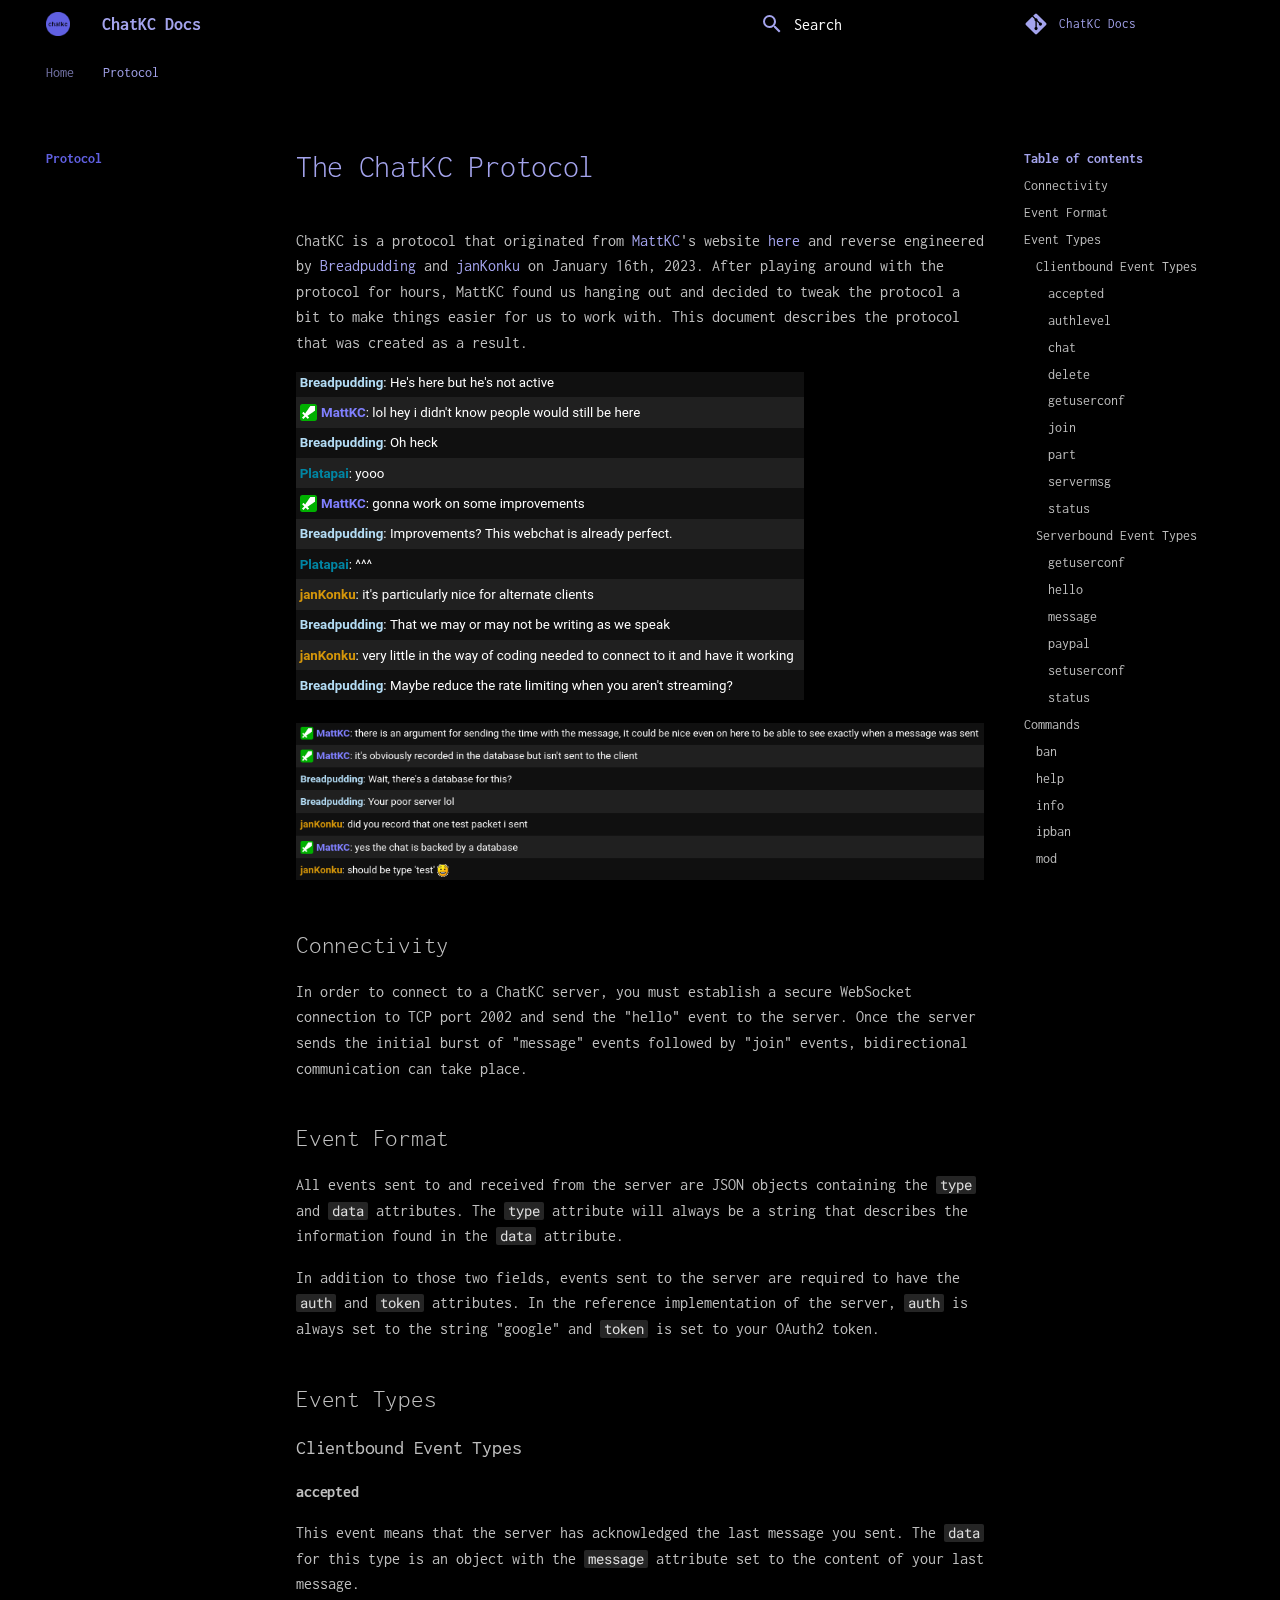
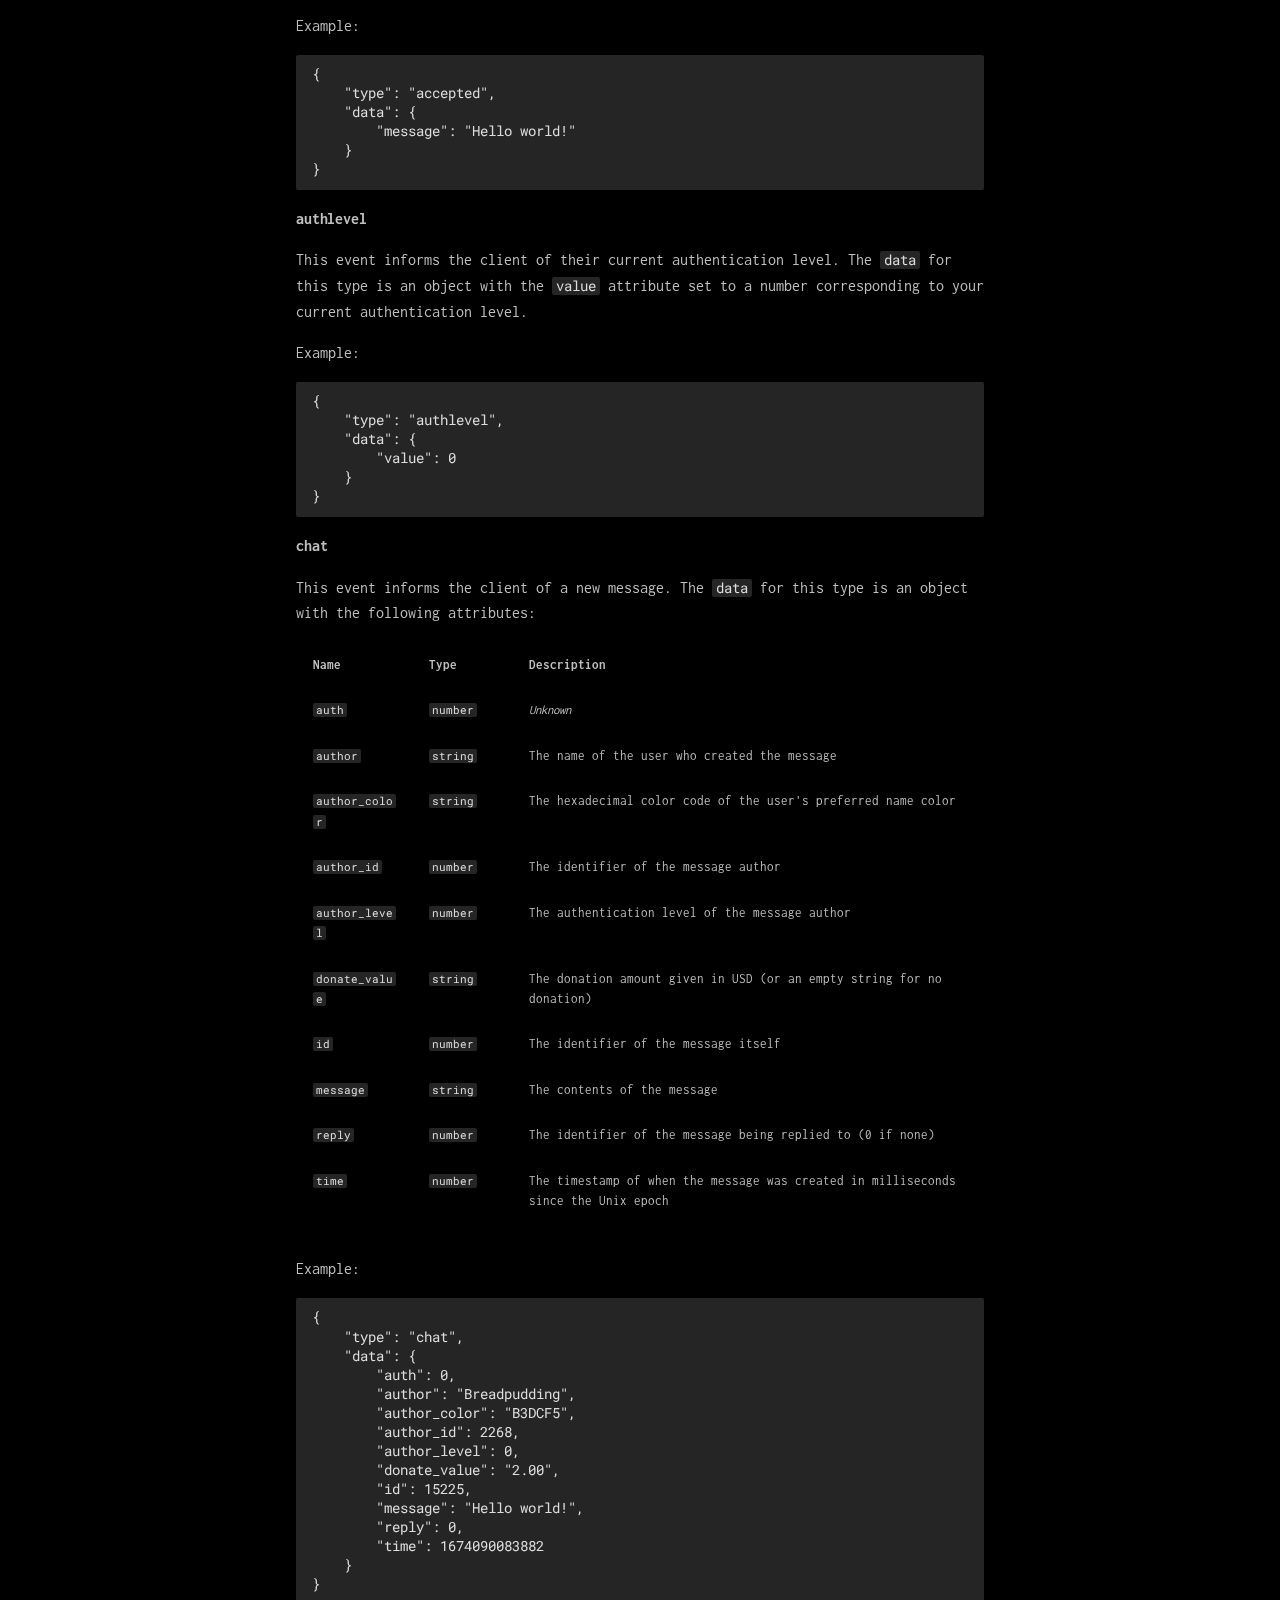
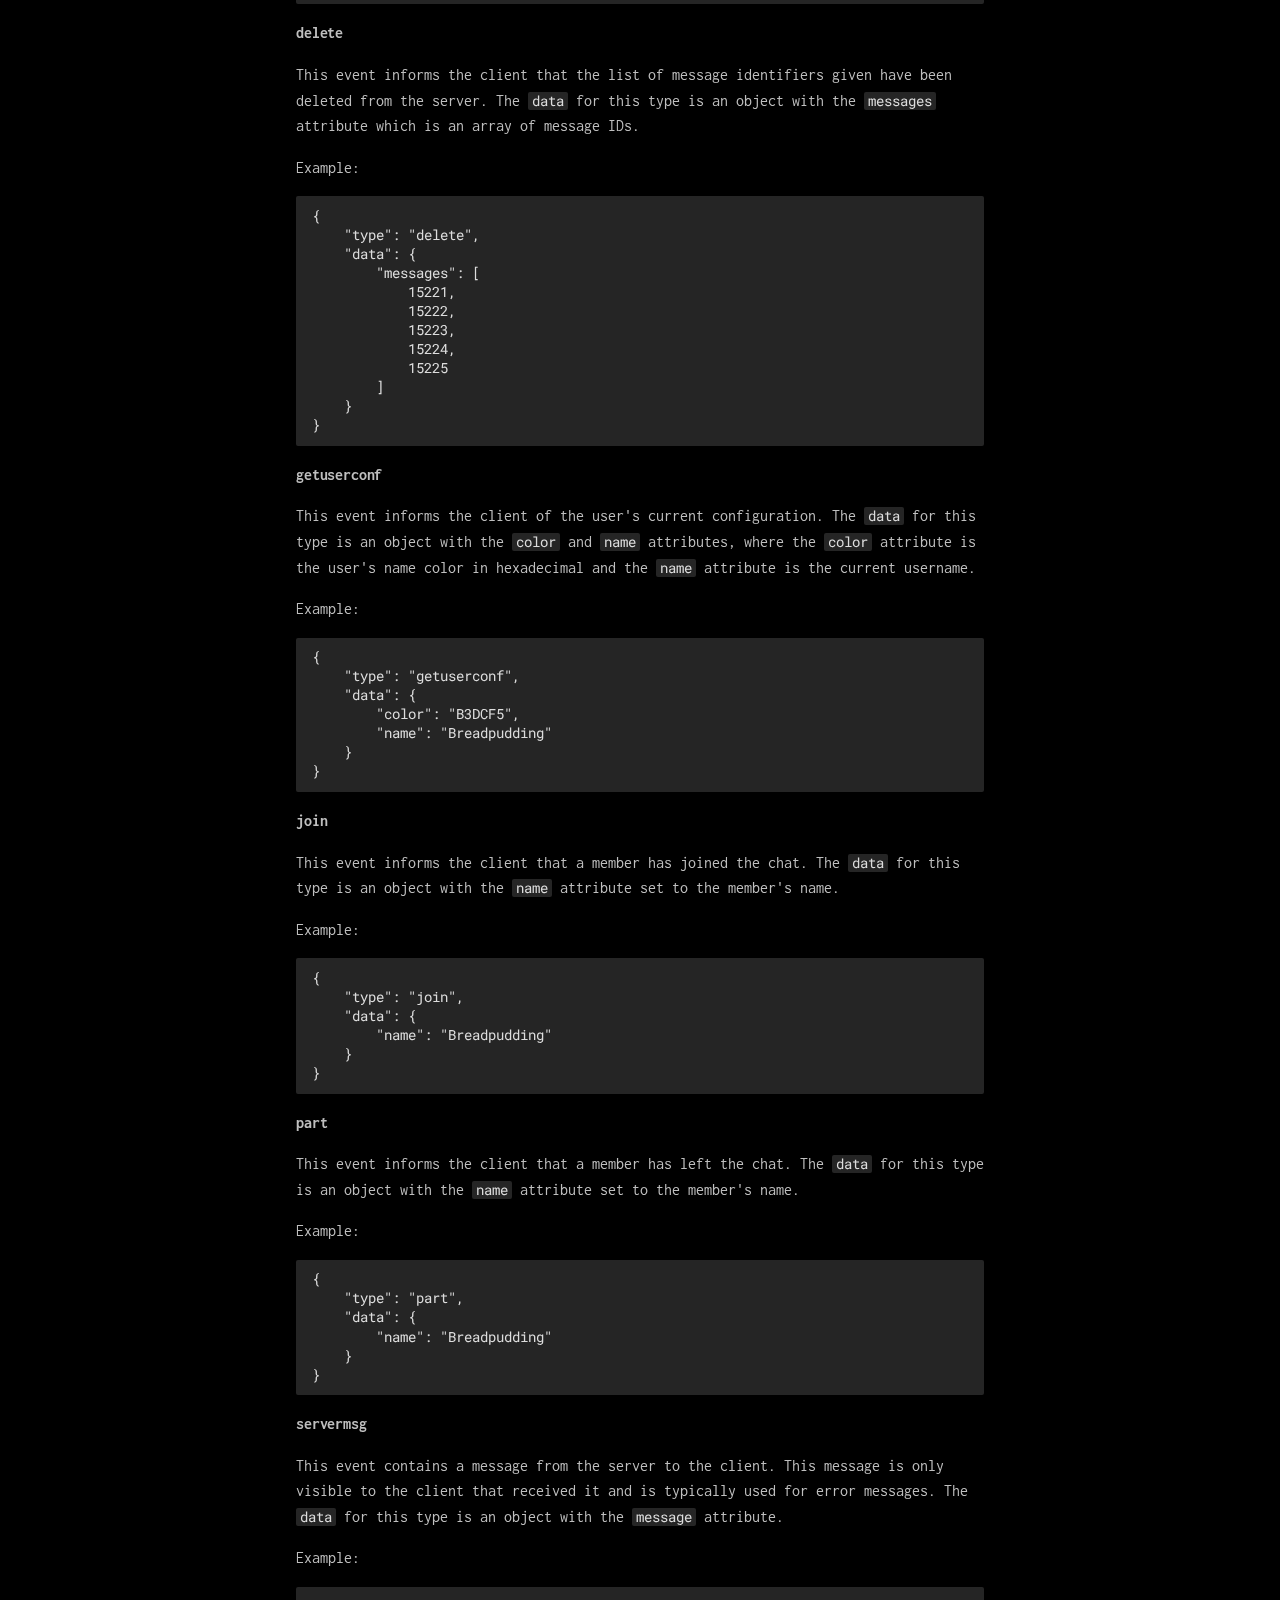
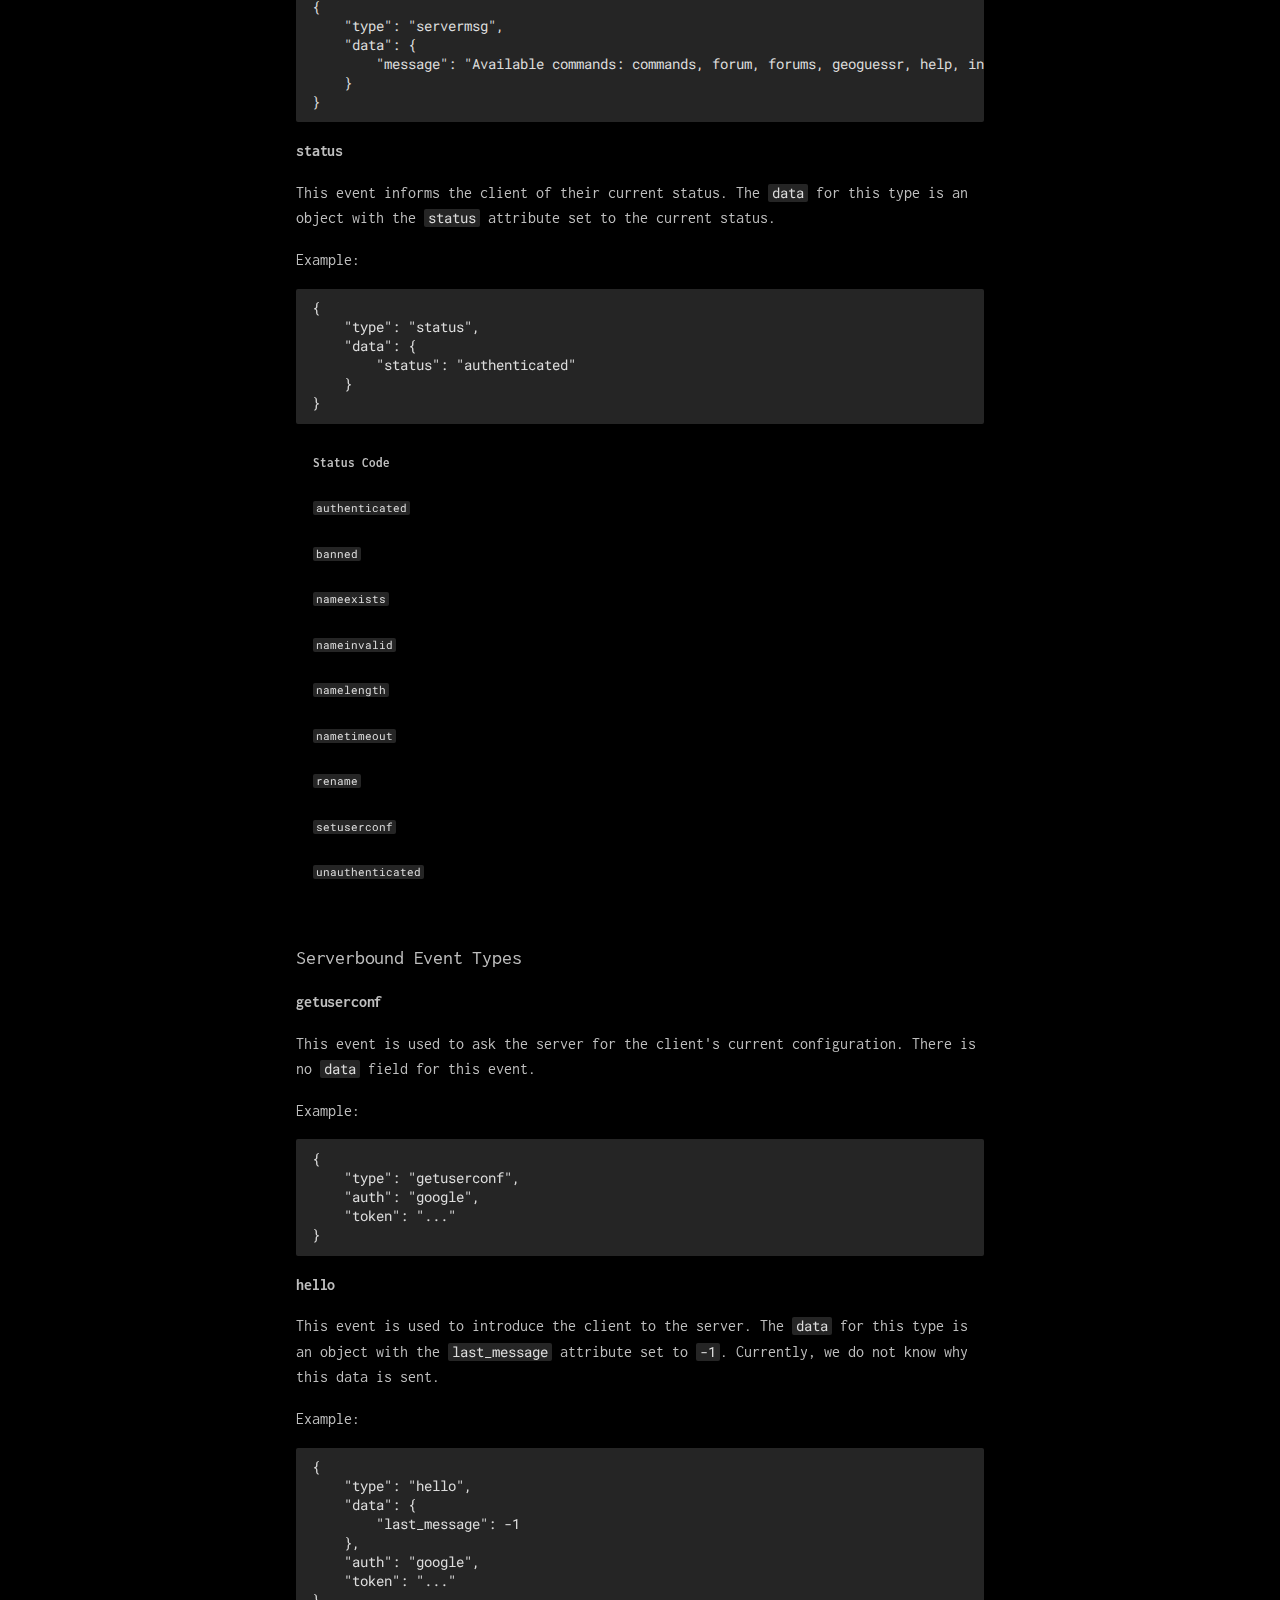
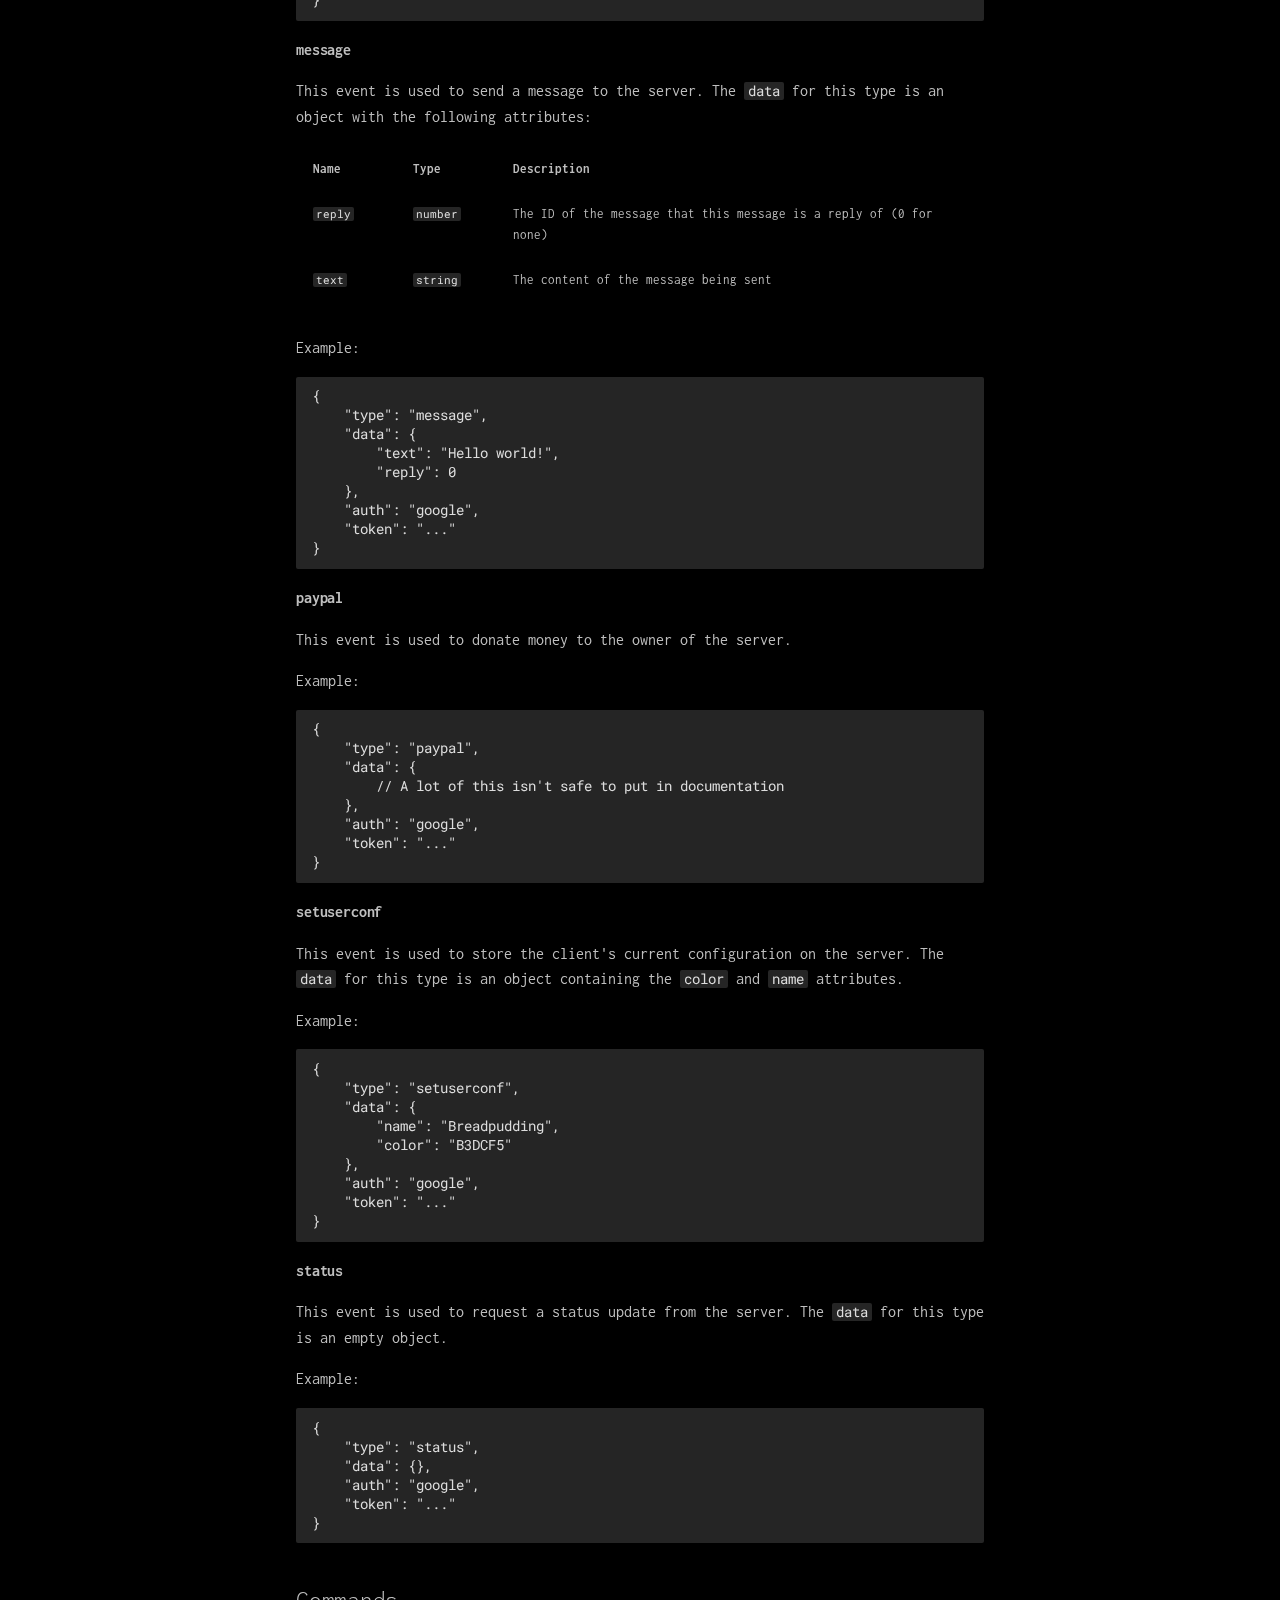
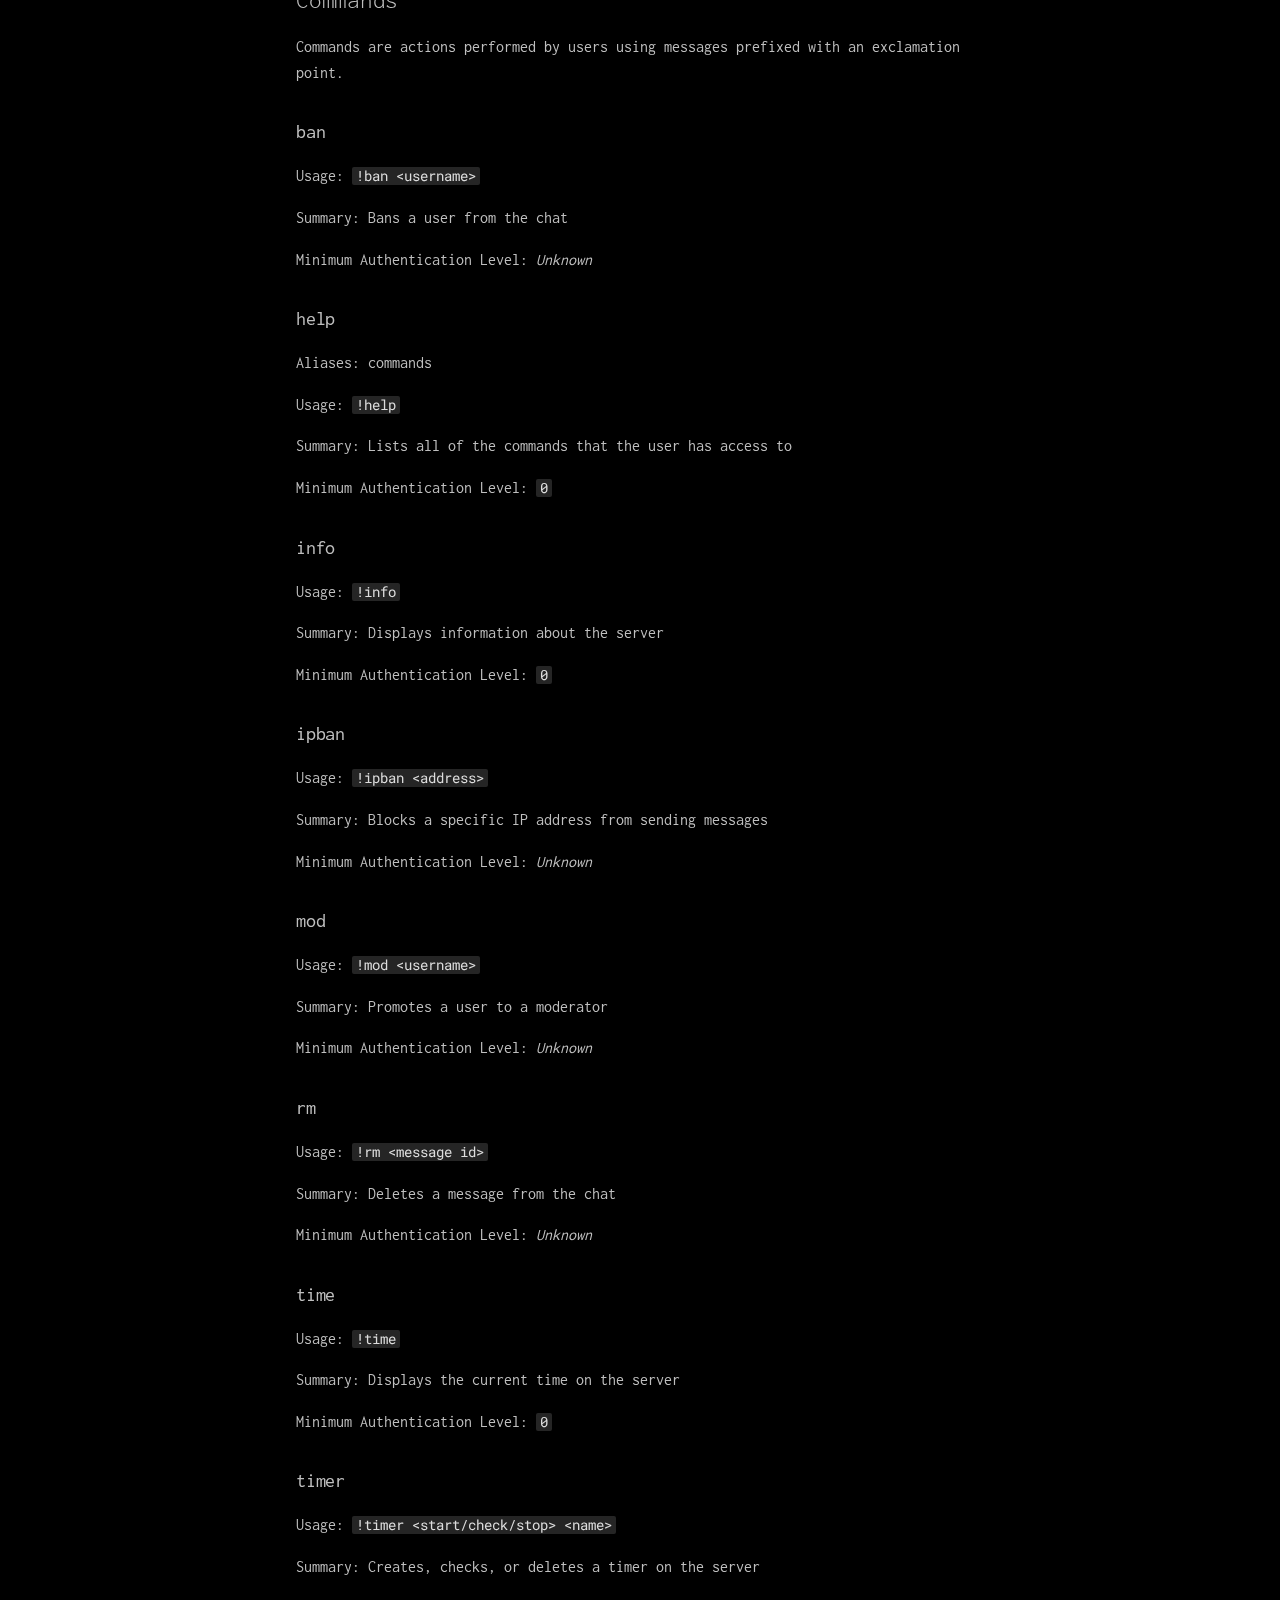
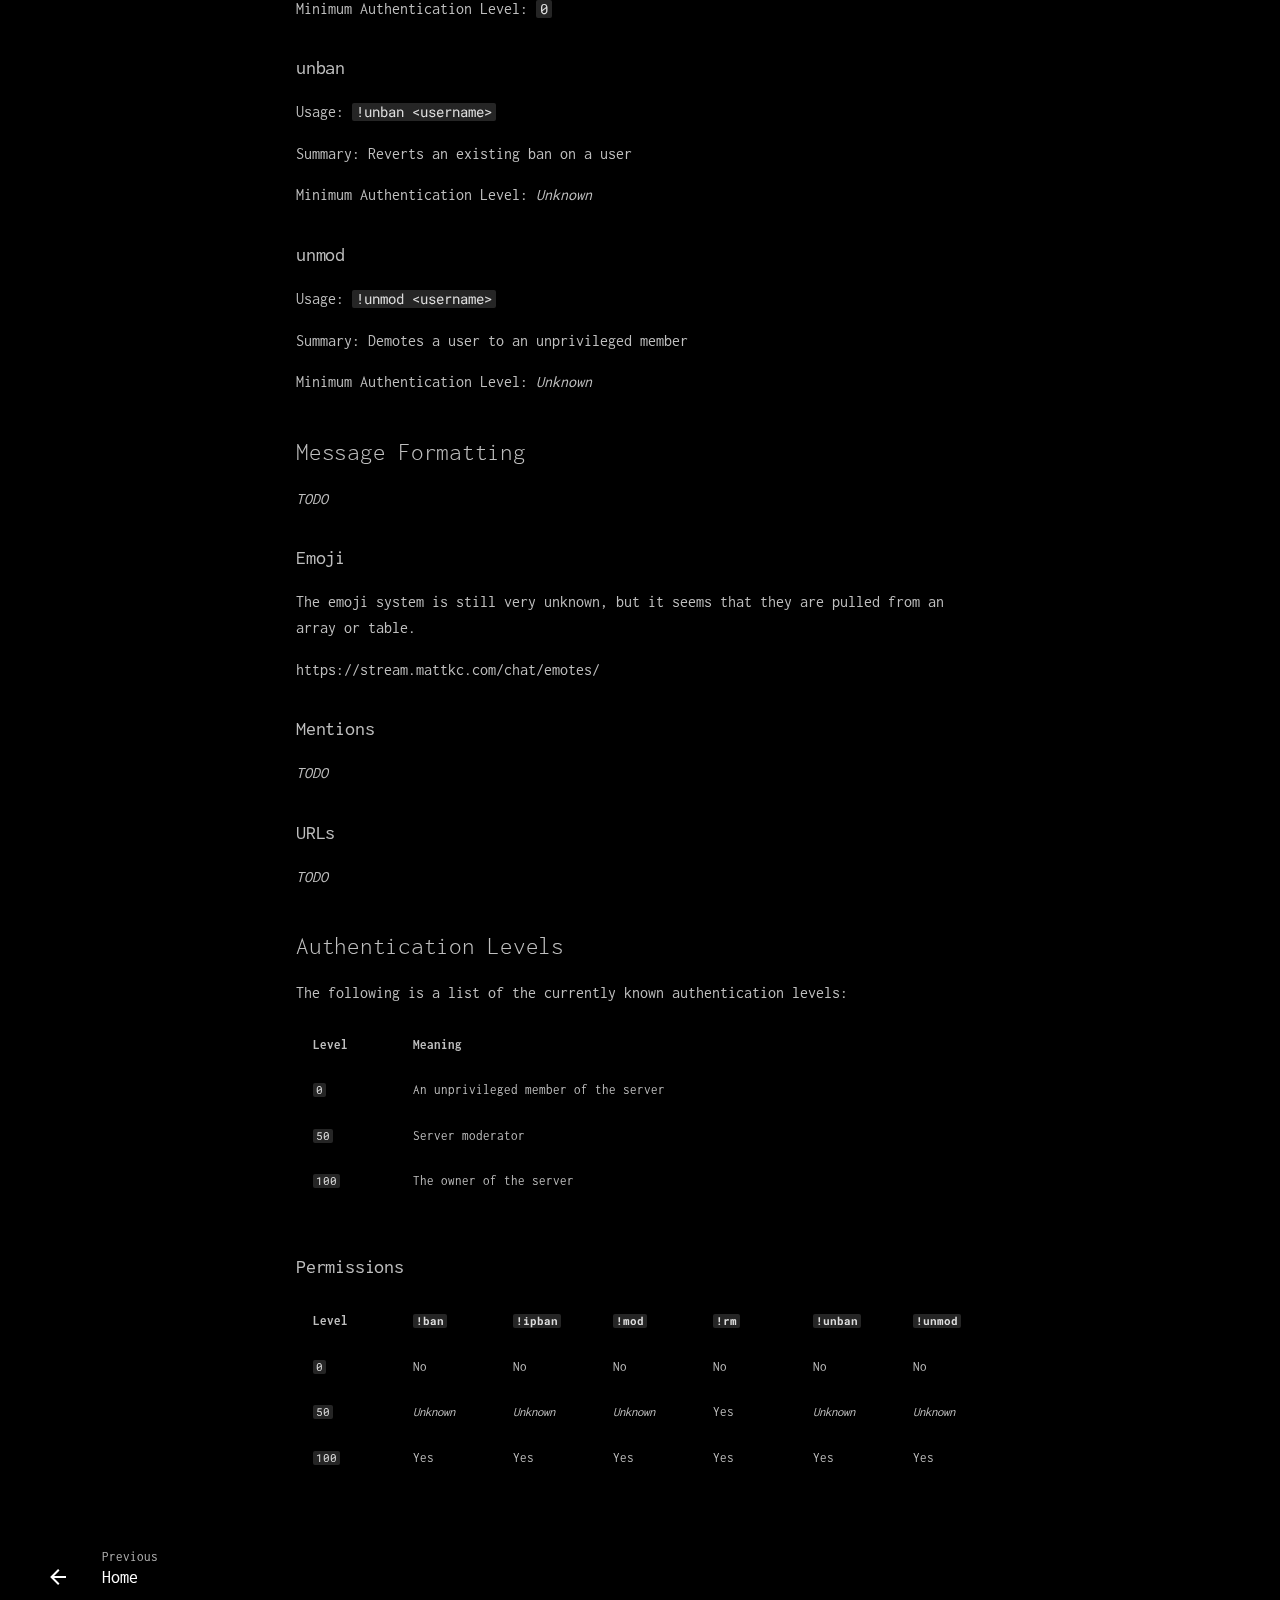
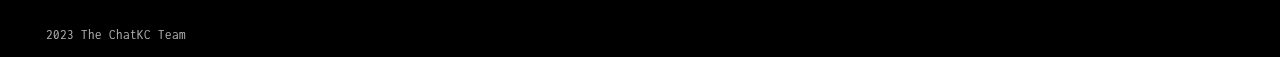
<file: protocol/protocol/index.html>
<!doctype html>
<html lang="en" class="no-js">
  <head>
    
      <meta charset="utf-8">
      <meta name="viewport" content="width=device-width,initial-scale=1">
      
        <meta name="description" content="ChatKC Docs">
      
      
      
        <link rel="canonical" href="https://chatkc.github.io/protocol/protocol/">
      
      
        <link rel="prev" href="../..">
      
      
      <link rel="icon" href="../../images/chatkcsquarelowres.png">
      <meta name="generator" content="mkdocs-1.4.2, mkdocs-material-9.0.11">
    
    
      
        <title>Protocol - ChatKC Docs</title>
      
    
    
      <link rel="stylesheet" href="../../assets/stylesheets/main.0d440cfe.min.css">
      
        
        <link rel="stylesheet" href="../../assets/stylesheets/palette.2505c338.min.css">
      
      

    
    
    
      
        
        
        <link rel="preconnect" href="https://fonts.gstatic.com" crossorigin>
        <link rel="stylesheet" href="https://fonts.googleapis.com/css?family=Inconsolata:300,300i,400,400i,700,700i%7CRoboto+Mono:400,400i,700,700i&display=fallback">
        <style>:root{--md-text-font:"Inconsolata";--md-code-font:"Roboto Mono"}</style>
      
    
    
      <link rel="stylesheet" href="../../stylesheets/extra.css">
    
    <script>__md_scope=new URL("../..",location),__md_hash=e=>[...e].reduce((e,_)=>(e<<5)-e+_.charCodeAt(0),0),__md_get=(e,_=localStorage,t=__md_scope)=>JSON.parse(_.getItem(t.pathname+"."+e)),__md_set=(e,_,t=localStorage,a=__md_scope)=>{try{t.setItem(a.pathname+"."+e,JSON.stringify(_))}catch(e){}}</script>
    
      
  


  
  


  <script id="__analytics">function __md_analytics(){function n(){dataLayer.push(arguments)}window.dataLayer=window.dataLayer||[],n("js",new Date),n("config","G-1XP6QJ5VKZ"),document.addEventListener("DOMContentLoaded",function(){document.forms.search&&document.forms.search.query.addEventListener("blur",function(){this.value&&n("event","search",{search_term:this.value})}),document$.subscribe(function(){var a=document.forms.feedback;if(void 0!==a)for(var e of a.querySelectorAll("[type=submit]"))e.addEventListener("click",function(e){e.preventDefault();var t=document.location.pathname,e=this.getAttribute("data-md-value");n("event","feedback",{page:t,data:e}),a.firstElementChild.disabled=!0;e=a.querySelector(".md-feedback__note [data-md-value='"+e+"']");e&&(e.hidden=!1)}),a.hidden=!1}),location$.subscribe(function(e){n("config","G-1XP6QJ5VKZ",{page_path:e.pathname})})});var e=document.createElement("script");e.async=!0,e.src="https://www.googletagmanager.com/gtag/js?id=G-1XP6QJ5VKZ",document.getElementById("__analytics").insertAdjacentElement("afterEnd",e)}</script>

  
    <script>"undefined"!=typeof __md_analytics&&__md_analytics()</script>
  

    
    
    
  </head>
  
  
    
    
    
    
    
    <body dir="ltr" data-md-color-scheme="default" data-md-color-primary="" data-md-color-accent="">
  
    
    
    <input class="md-toggle" data-md-toggle="drawer" type="checkbox" id="__drawer" autocomplete="off">
    <input class="md-toggle" data-md-toggle="search" type="checkbox" id="__search" autocomplete="off">
    <label class="md-overlay" for="__drawer"></label>
    <div data-md-component="skip">
      
        
        <a href="#the-chatkc-protocol" class="md-skip">
          Skip to content
        </a>
      
    </div>
    <div data-md-component="announce">
      
    </div>
    
    
      

  

<header class="md-header md-header--lifted" data-md-component="header">
  <nav class="md-header__inner md-grid" aria-label="Header">
    <a href="../.." title="ChatKC Docs" class="md-header__button md-logo" aria-label="ChatKC Docs" data-md-component="logo">
      
  <img src="../../images/chatkccircle.png" alt="logo">

    </a>
    <label class="md-header__button md-icon" for="__drawer">
      <svg xmlns="http://www.w3.org/2000/svg" viewBox="0 0 24 24"><path d="M3 6h18v2H3V6m0 5h18v2H3v-2m0 5h18v2H3v-2Z"/></svg>
    </label>
    <div class="md-header__title" data-md-component="header-title">
      <div class="md-header__ellipsis">
        <div class="md-header__topic">
          <span class="md-ellipsis">
            ChatKC Docs
          </span>
        </div>
        <div class="md-header__topic" data-md-component="header-topic">
          <span class="md-ellipsis">
            
              Protocol
            
          </span>
        </div>
      </div>
    </div>
    
    
    
      <label class="md-header__button md-icon" for="__search">
        <svg xmlns="http://www.w3.org/2000/svg" viewBox="0 0 24 24"><path d="M9.5 3A6.5 6.5 0 0 1 16 9.5c0 1.61-.59 3.09-1.56 4.23l.27.27h.79l5 5-1.5 1.5-5-5v-.79l-.27-.27A6.516 6.516 0 0 1 9.5 16 6.5 6.5 0 0 1 3 9.5 6.5 6.5 0 0 1 9.5 3m0 2C7 5 5 7 5 9.5S7 14 9.5 14 14 12 14 9.5 12 5 9.5 5Z"/></svg>
      </label>
      <div class="md-search" data-md-component="search" role="dialog">
  <label class="md-search__overlay" for="__search"></label>
  <div class="md-search__inner" role="search">
    <form class="md-search__form" name="search">
      <input type="text" class="md-search__input" name="query" aria-label="Search" placeholder="Search" autocapitalize="off" autocorrect="off" autocomplete="off" spellcheck="false" data-md-component="search-query" required>
      <label class="md-search__icon md-icon" for="__search">
        <svg xmlns="http://www.w3.org/2000/svg" viewBox="0 0 24 24"><path d="M9.5 3A6.5 6.5 0 0 1 16 9.5c0 1.61-.59 3.09-1.56 4.23l.27.27h.79l5 5-1.5 1.5-5-5v-.79l-.27-.27A6.516 6.516 0 0 1 9.5 16 6.5 6.5 0 0 1 3 9.5 6.5 6.5 0 0 1 9.5 3m0 2C7 5 5 7 5 9.5S7 14 9.5 14 14 12 14 9.5 12 5 9.5 5Z"/></svg>
        <svg xmlns="http://www.w3.org/2000/svg" viewBox="0 0 24 24"><path d="M20 11v2H8l5.5 5.5-1.42 1.42L4.16 12l7.92-7.92L13.5 5.5 8 11h12Z"/></svg>
      </label>
      <nav class="md-search__options" aria-label="Search">
        
        <button type="reset" class="md-search__icon md-icon" title="Clear" aria-label="Clear" tabindex="-1">
          <svg xmlns="http://www.w3.org/2000/svg" viewBox="0 0 24 24"><path d="M19 6.41 17.59 5 12 10.59 6.41 5 5 6.41 10.59 12 5 17.59 6.41 19 12 13.41 17.59 19 19 17.59 13.41 12 19 6.41Z"/></svg>
        </button>
      </nav>
      
    </form>
    <div class="md-search__output">
      <div class="md-search__scrollwrap" data-md-scrollfix>
        <div class="md-search-result" data-md-component="search-result">
          <div class="md-search-result__meta">
            Initializing search
          </div>
          <ol class="md-search-result__list" role="presentation"></ol>
        </div>
      </div>
    </div>
  </div>
</div>
    
    
      <div class="md-header__source">
        <a href="https://github.com/chatkc/chatkc.github.io" title="Go to repository" class="md-source" data-md-component="source">
  <div class="md-source__icon md-icon">
    
    <svg xmlns="http://www.w3.org/2000/svg" viewBox="0 0 448 512"><!--! Font Awesome Free 6.2.1 by @fontawesome - https://fontawesome.com License - https://fontawesome.com/license/free (Icons: CC BY 4.0, Fonts: SIL OFL 1.1, Code: MIT License) Copyright 2022 Fonticons, Inc.--><path d="M439.55 236.05 244 40.45a28.87 28.87 0 0 0-40.81 0l-40.66 40.63 51.52 51.52c27.06-9.14 52.68 16.77 43.39 43.68l49.66 49.66c34.23-11.8 61.18 31 35.47 56.69-26.49 26.49-70.21-2.87-56-37.34L240.22 199v121.85c25.3 12.54 22.26 41.85 9.08 55a34.34 34.34 0 0 1-48.55 0c-17.57-17.6-11.07-46.91 11.25-56v-123c-20.8-8.51-24.6-30.74-18.64-45L142.57 101 8.45 235.14a28.86 28.86 0 0 0 0 40.81l195.61 195.6a28.86 28.86 0 0 0 40.8 0l194.69-194.69a28.86 28.86 0 0 0 0-40.81z"/></svg>
  </div>
  <div class="md-source__repository">
    ChatKC Docs
  </div>
</a>
      </div>
    
  </nav>
  
    
      
<nav class="md-tabs" aria-label="Tabs" data-md-component="tabs">
  <div class="md-tabs__inner md-grid">
    <ul class="md-tabs__list">
      
        
  
  


  <li class="md-tabs__item">
    <a href="../.." class="md-tabs__link">
      Home
    </a>
  </li>

      
        
  
  
    
  


  <li class="md-tabs__item">
    <a href="./" class="md-tabs__link md-tabs__link--active">
      Protocol
    </a>
  </li>

      
    </ul>
  </div>
</nav>
    
  
</header>
    
    <div class="md-container" data-md-component="container">
      
      
        
      
      <main class="md-main" data-md-component="main">
        <div class="md-main__inner md-grid">
          
            
              
              <div class="md-sidebar md-sidebar--primary" data-md-component="sidebar" data-md-type="navigation" >
                <div class="md-sidebar__scrollwrap">
                  <div class="md-sidebar__inner">
                    

  


<nav class="md-nav md-nav--primary md-nav--lifted" aria-label="Navigation" data-md-level="0">
  <label class="md-nav__title" for="__drawer">
    <a href="../.." title="ChatKC Docs" class="md-nav__button md-logo" aria-label="ChatKC Docs" data-md-component="logo">
      
  <img src="../../images/chatkccircle.png" alt="logo">

    </a>
    ChatKC Docs
  </label>
  
    <div class="md-nav__source">
      <a href="https://github.com/chatkc/chatkc.github.io" title="Go to repository" class="md-source" data-md-component="source">
  <div class="md-source__icon md-icon">
    
    <svg xmlns="http://www.w3.org/2000/svg" viewBox="0 0 448 512"><!--! Font Awesome Free 6.2.1 by @fontawesome - https://fontawesome.com License - https://fontawesome.com/license/free (Icons: CC BY 4.0, Fonts: SIL OFL 1.1, Code: MIT License) Copyright 2022 Fonticons, Inc.--><path d="M439.55 236.05 244 40.45a28.87 28.87 0 0 0-40.81 0l-40.66 40.63 51.52 51.52c27.06-9.14 52.68 16.77 43.39 43.68l49.66 49.66c34.23-11.8 61.18 31 35.47 56.69-26.49 26.49-70.21-2.87-56-37.34L240.22 199v121.85c25.3 12.54 22.26 41.85 9.08 55a34.34 34.34 0 0 1-48.55 0c-17.57-17.6-11.07-46.91 11.25-56v-123c-20.8-8.51-24.6-30.74-18.64-45L142.57 101 8.45 235.14a28.86 28.86 0 0 0 0 40.81l195.61 195.6a28.86 28.86 0 0 0 40.8 0l194.69-194.69a28.86 28.86 0 0 0 0-40.81z"/></svg>
  </div>
  <div class="md-source__repository">
    ChatKC Docs
  </div>
</a>
    </div>
  
  <ul class="md-nav__list" data-md-scrollfix>
    
      
      
      

  
  
  
    <li class="md-nav__item">
      <a href="../.." class="md-nav__link">
        Home
      </a>
    </li>
  

    
      
      
      

  
  
    
  
  
    <li class="md-nav__item md-nav__item--active">
      
      <input class="md-nav__toggle md-toggle" type="checkbox" id="__toc">
      
      
        
      
      
        <label class="md-nav__link md-nav__link--active" for="__toc">
          Protocol
          <span class="md-nav__icon md-icon"></span>
        </label>
      
      <a href="./" class="md-nav__link md-nav__link--active">
        Protocol
      </a>
      
        

<nav class="md-nav md-nav--secondary" aria-label="Table of contents">
  
  
  
    
  
  
    <label class="md-nav__title" for="__toc">
      <span class="md-nav__icon md-icon"></span>
      Table of contents
    </label>
    <ul class="md-nav__list" data-md-component="toc" data-md-scrollfix>
      
        <li class="md-nav__item">
  <a href="#connectivity" class="md-nav__link">
    Connectivity
  </a>
  
</li>
      
        <li class="md-nav__item">
  <a href="#event-format" class="md-nav__link">
    Event Format
  </a>
  
</li>
      
        <li class="md-nav__item">
  <a href="#event-types" class="md-nav__link">
    Event Types
  </a>
  
    <nav class="md-nav" aria-label="Event Types">
      <ul class="md-nav__list">
        
          <li class="md-nav__item">
  <a href="#clientbound-event-types" class="md-nav__link">
    Clientbound Event Types
  </a>
  
    <nav class="md-nav" aria-label="Clientbound Event Types">
      <ul class="md-nav__list">
        
          <li class="md-nav__item">
  <a href="#accepted" class="md-nav__link">
    accepted
  </a>
  
</li>
        
          <li class="md-nav__item">
  <a href="#authlevel" class="md-nav__link">
    authlevel
  </a>
  
</li>
        
          <li class="md-nav__item">
  <a href="#chat" class="md-nav__link">
    chat
  </a>
  
</li>
        
          <li class="md-nav__item">
  <a href="#delete" class="md-nav__link">
    delete
  </a>
  
</li>
        
          <li class="md-nav__item">
  <a href="#getuserconf" class="md-nav__link">
    getuserconf
  </a>
  
</li>
        
          <li class="md-nav__item">
  <a href="#join" class="md-nav__link">
    join
  </a>
  
</li>
        
          <li class="md-nav__item">
  <a href="#part" class="md-nav__link">
    part
  </a>
  
</li>
        
          <li class="md-nav__item">
  <a href="#servermsg" class="md-nav__link">
    servermsg
  </a>
  
</li>
        
          <li class="md-nav__item">
  <a href="#status" class="md-nav__link">
    status
  </a>
  
</li>
        
      </ul>
    </nav>
  
</li>
        
          <li class="md-nav__item">
  <a href="#serverbound-event-types" class="md-nav__link">
    Serverbound Event Types
  </a>
  
    <nav class="md-nav" aria-label="Serverbound Event Types">
      <ul class="md-nav__list">
        
          <li class="md-nav__item">
  <a href="#getuserconf_1" class="md-nav__link">
    getuserconf
  </a>
  
</li>
        
          <li class="md-nav__item">
  <a href="#hello" class="md-nav__link">
    hello
  </a>
  
</li>
        
          <li class="md-nav__item">
  <a href="#message" class="md-nav__link">
    message
  </a>
  
</li>
        
          <li class="md-nav__item">
  <a href="#paypal" class="md-nav__link">
    paypal
  </a>
  
</li>
        
          <li class="md-nav__item">
  <a href="#setuserconf" class="md-nav__link">
    setuserconf
  </a>
  
</li>
        
          <li class="md-nav__item">
  <a href="#status_1" class="md-nav__link">
    status
  </a>
  
</li>
        
      </ul>
    </nav>
  
</li>
        
      </ul>
    </nav>
  
</li>
      
        <li class="md-nav__item">
  <a href="#commands" class="md-nav__link">
    Commands
  </a>
  
    <nav class="md-nav" aria-label="Commands">
      <ul class="md-nav__list">
        
          <li class="md-nav__item">
  <a href="#ban" class="md-nav__link">
    ban
  </a>
  
</li>
        
          <li class="md-nav__item">
  <a href="#help" class="md-nav__link">
    help
  </a>
  
</li>
        
          <li class="md-nav__item">
  <a href="#info" class="md-nav__link">
    info
  </a>
  
</li>
        
          <li class="md-nav__item">
  <a href="#ipban" class="md-nav__link">
    ipban
  </a>
  
</li>
        
          <li class="md-nav__item">
  <a href="#mod" class="md-nav__link">
    mod
  </a>
  
</li>
        
          <li class="md-nav__item">
  <a href="#rm" class="md-nav__link">
    rm
  </a>
  
</li>
        
          <li class="md-nav__item">
  <a href="#time" class="md-nav__link">
    time
  </a>
  
</li>
        
          <li class="md-nav__item">
  <a href="#timer" class="md-nav__link">
    timer
  </a>
  
</li>
        
          <li class="md-nav__item">
  <a href="#unban" class="md-nav__link">
    unban
  </a>
  
</li>
        
          <li class="md-nav__item">
  <a href="#unmod" class="md-nav__link">
    unmod
  </a>
  
</li>
        
      </ul>
    </nav>
  
</li>
      
        <li class="md-nav__item">
  <a href="#message-formatting" class="md-nav__link">
    Message Formatting
  </a>
  
    <nav class="md-nav" aria-label="Message Formatting">
      <ul class="md-nav__list">
        
          <li class="md-nav__item">
  <a href="#emoji" class="md-nav__link">
    Emoji
  </a>
  
</li>
        
          <li class="md-nav__item">
  <a href="#mentions" class="md-nav__link">
    Mentions
  </a>
  
</li>
        
          <li class="md-nav__item">
  <a href="#urls" class="md-nav__link">
    URLs
  </a>
  
</li>
        
      </ul>
    </nav>
  
</li>
      
        <li class="md-nav__item">
  <a href="#authentication-levels" class="md-nav__link">
    Authentication Levels
  </a>
  
    <nav class="md-nav" aria-label="Authentication Levels">
      <ul class="md-nav__list">
        
          <li class="md-nav__item">
  <a href="#permissions" class="md-nav__link">
    Permissions
  </a>
  
</li>
        
      </ul>
    </nav>
  
</li>
      
    </ul>
  
</nav>
      
    </li>
  

    
  </ul>
</nav>
                  </div>
                </div>
              </div>
            
            
              
              <div class="md-sidebar md-sidebar--secondary" data-md-component="sidebar" data-md-type="toc" >
                <div class="md-sidebar__scrollwrap">
                  <div class="md-sidebar__inner">
                    

<nav class="md-nav md-nav--secondary" aria-label="Table of contents">
  
  
  
    
  
  
    <label class="md-nav__title" for="__toc">
      <span class="md-nav__icon md-icon"></span>
      Table of contents
    </label>
    <ul class="md-nav__list" data-md-component="toc" data-md-scrollfix>
      
        <li class="md-nav__item">
  <a href="#connectivity" class="md-nav__link">
    Connectivity
  </a>
  
</li>
      
        <li class="md-nav__item">
  <a href="#event-format" class="md-nav__link">
    Event Format
  </a>
  
</li>
      
        <li class="md-nav__item">
  <a href="#event-types" class="md-nav__link">
    Event Types
  </a>
  
    <nav class="md-nav" aria-label="Event Types">
      <ul class="md-nav__list">
        
          <li class="md-nav__item">
  <a href="#clientbound-event-types" class="md-nav__link">
    Clientbound Event Types
  </a>
  
    <nav class="md-nav" aria-label="Clientbound Event Types">
      <ul class="md-nav__list">
        
          <li class="md-nav__item">
  <a href="#accepted" class="md-nav__link">
    accepted
  </a>
  
</li>
        
          <li class="md-nav__item">
  <a href="#authlevel" class="md-nav__link">
    authlevel
  </a>
  
</li>
        
          <li class="md-nav__item">
  <a href="#chat" class="md-nav__link">
    chat
  </a>
  
</li>
        
          <li class="md-nav__item">
  <a href="#delete" class="md-nav__link">
    delete
  </a>
  
</li>
        
          <li class="md-nav__item">
  <a href="#getuserconf" class="md-nav__link">
    getuserconf
  </a>
  
</li>
        
          <li class="md-nav__item">
  <a href="#join" class="md-nav__link">
    join
  </a>
  
</li>
        
          <li class="md-nav__item">
  <a href="#part" class="md-nav__link">
    part
  </a>
  
</li>
        
          <li class="md-nav__item">
  <a href="#servermsg" class="md-nav__link">
    servermsg
  </a>
  
</li>
        
          <li class="md-nav__item">
  <a href="#status" class="md-nav__link">
    status
  </a>
  
</li>
        
      </ul>
    </nav>
  
</li>
        
          <li class="md-nav__item">
  <a href="#serverbound-event-types" class="md-nav__link">
    Serverbound Event Types
  </a>
  
    <nav class="md-nav" aria-label="Serverbound Event Types">
      <ul class="md-nav__list">
        
          <li class="md-nav__item">
  <a href="#getuserconf_1" class="md-nav__link">
    getuserconf
  </a>
  
</li>
        
          <li class="md-nav__item">
  <a href="#hello" class="md-nav__link">
    hello
  </a>
  
</li>
        
          <li class="md-nav__item">
  <a href="#message" class="md-nav__link">
    message
  </a>
  
</li>
        
          <li class="md-nav__item">
  <a href="#paypal" class="md-nav__link">
    paypal
  </a>
  
</li>
        
          <li class="md-nav__item">
  <a href="#setuserconf" class="md-nav__link">
    setuserconf
  </a>
  
</li>
        
          <li class="md-nav__item">
  <a href="#status_1" class="md-nav__link">
    status
  </a>
  
</li>
        
      </ul>
    </nav>
  
</li>
        
      </ul>
    </nav>
  
</li>
      
        <li class="md-nav__item">
  <a href="#commands" class="md-nav__link">
    Commands
  </a>
  
    <nav class="md-nav" aria-label="Commands">
      <ul class="md-nav__list">
        
          <li class="md-nav__item">
  <a href="#ban" class="md-nav__link">
    ban
  </a>
  
</li>
        
          <li class="md-nav__item">
  <a href="#help" class="md-nav__link">
    help
  </a>
  
</li>
        
          <li class="md-nav__item">
  <a href="#info" class="md-nav__link">
    info
  </a>
  
</li>
        
          <li class="md-nav__item">
  <a href="#ipban" class="md-nav__link">
    ipban
  </a>
  
</li>
        
          <li class="md-nav__item">
  <a href="#mod" class="md-nav__link">
    mod
  </a>
  
</li>
        
          <li class="md-nav__item">
  <a href="#rm" class="md-nav__link">
    rm
  </a>
  
</li>
        
          <li class="md-nav__item">
  <a href="#time" class="md-nav__link">
    time
  </a>
  
</li>
        
          <li class="md-nav__item">
  <a href="#timer" class="md-nav__link">
    timer
  </a>
  
</li>
        
          <li class="md-nav__item">
  <a href="#unban" class="md-nav__link">
    unban
  </a>
  
</li>
        
          <li class="md-nav__item">
  <a href="#unmod" class="md-nav__link">
    unmod
  </a>
  
</li>
        
      </ul>
    </nav>
  
</li>
      
        <li class="md-nav__item">
  <a href="#message-formatting" class="md-nav__link">
    Message Formatting
  </a>
  
    <nav class="md-nav" aria-label="Message Formatting">
      <ul class="md-nav__list">
        
          <li class="md-nav__item">
  <a href="#emoji" class="md-nav__link">
    Emoji
  </a>
  
</li>
        
          <li class="md-nav__item">
  <a href="#mentions" class="md-nav__link">
    Mentions
  </a>
  
</li>
        
          <li class="md-nav__item">
  <a href="#urls" class="md-nav__link">
    URLs
  </a>
  
</li>
        
      </ul>
    </nav>
  
</li>
      
        <li class="md-nav__item">
  <a href="#authentication-levels" class="md-nav__link">
    Authentication Levels
  </a>
  
    <nav class="md-nav" aria-label="Authentication Levels">
      <ul class="md-nav__list">
        
          <li class="md-nav__item">
  <a href="#permissions" class="md-nav__link">
    Permissions
  </a>
  
</li>
        
      </ul>
    </nav>
  
</li>
      
    </ul>
  
</nav>
                  </div>
                </div>
              </div>
            
          
          
            <div class="md-content" data-md-component="content">
              <article class="md-content__inner md-typeset">
                
                  

  
  



<h1 id="the-chatkc-protocol">The ChatKC Protocol</h1>
<p>ChatKC is a protocol that originated from <a href="https://www.youtube.com/@MattKC">MattKC</a>'s website <a href="https://stream.mattkc.com/">here</a> and reverse engineered by <a href="https://github.com/cbpudding">Breadpudding</a> and <a href="https://github.com/zegfarce">janKonku</a> on January 16th, 2023. After playing around with the protocol for hours, MattKC found us hanging out and decided to tweak the protocol a bit to make things easier for us to work with. This document describes the protocol that was created as a result.</p>
<p><img alt="Breadpudding: He's here but he's not active
MattKC: lol hey i didn't know people would still be here
Breadpudding: Oh heck
Platapai: yooo
MattKC: gonna work on some improvements
Breadpudding: Improvements? This webchat is already perfect.
Platapai: ^^^
janKonku: it's particularly nice for alternate clients
Breadpudding: That we may or may not be writing as we speak
janKonku: very little in the way of coding needed to connect to it and have it working
Breadpudding: Maybe reduce the rate limiting when you aren't streaming?" src="/images/protocol1.png" /></p>
<p><img alt="MattKC: there is an argument for sending the time with the message, it could be nice even on here to be able to see exactly when a message was sent
MattKC: it's obviously recorded in the database but isn't sent to the client
Breadpudding: Wait, there's a database for this?
Breadpudding: Your poor server lol
janKonku: did you record the one test packet i sent
MattKC: yes the chat is backed by a database
janKonku: should be type 'test' :)" src="/images/protocol2.png" /></p>
<h2 id="connectivity">Connectivity</h2>
<p>In order to connect to a ChatKC server, you must establish a secure WebSocket connection to TCP port 2002 and send the "hello" event to the server. Once the server sends the initial burst of "message" events followed by "join" events, bidirectional communication can take place.</p>
<h2 id="event-format">Event Format</h2>
<p>All events sent to and received from the server are JSON objects containing the <code>type</code> and <code>data</code> attributes. The <code>type</code> attribute will always be a string that describes the information found in the <code>data</code> attribute.</p>
<p>In addition to those two fields, events sent to the server are required to have the <code>auth</code> and <code>token</code> attributes. In the reference implementation of the server, <code>auth</code> is always set to the string "google" and <code>token</code> is set to your OAuth2 token.</p>
<h2 id="event-types">Event Types</h2>
<h3 id="clientbound-event-types">Clientbound Event Types</h3>
<h4 id="accepted">accepted</h4>
<p>This event means that the server has acknowledged the last message you sent. The <code>data</code> for this type is an object with the <code>message</code> attribute set to the content of your last message.</p>
<p>Example:</p>
<pre><code class="language-JSON">{
    &quot;type&quot;: &quot;accepted&quot;,
    &quot;data&quot;: {
        &quot;message&quot;: &quot;Hello world!&quot;
    }
}
</code></pre>
<h4 id="authlevel">authlevel</h4>
<p>This event informs the client of their current authentication level. The <code>data</code> for this type is an object with the <code>value</code> attribute set to a number corresponding to your current authentication level.</p>
<p>Example:</p>
<pre><code class="language-JSON">{
    &quot;type&quot;: &quot;authlevel&quot;,
    &quot;data&quot;: {
        &quot;value&quot;: 0
    }
}
</code></pre>
<h4 id="chat">chat</h4>
<p>This event informs the client of a new message. The <code>data</code> for this type is an object with the following attributes:</p>
<table>
<thead>
<tr>
<th>Name</th>
<th>Type</th>
<th>Description</th>
</tr>
</thead>
<tbody>
<tr>
<td><code>auth</code></td>
<td><code>number</code></td>
<td><em>Unknown</em></td>
</tr>
<tr>
<td><code>author</code></td>
<td><code>string</code></td>
<td>The name of the user who created the message</td>
</tr>
<tr>
<td><code>author_color</code></td>
<td><code>string</code></td>
<td>The hexadecimal color code of the user's preferred name color</td>
</tr>
<tr>
<td><code>author_id</code></td>
<td><code>number</code></td>
<td>The identifier of the message author</td>
</tr>
<tr>
<td><code>author_level</code></td>
<td><code>number</code></td>
<td>The authentication level of the message author</td>
</tr>
<tr>
<td><code>donate_value</code></td>
<td><code>string</code></td>
<td>The donation amount given in USD (or an empty string for no donation)</td>
</tr>
<tr>
<td><code>id</code></td>
<td><code>number</code></td>
<td>The identifier of the message itself</td>
</tr>
<tr>
<td><code>message</code></td>
<td><code>string</code></td>
<td>The contents of the message</td>
</tr>
<tr>
<td><code>reply</code></td>
<td><code>number</code></td>
<td>The identifier of the message being replied to (0 if none)</td>
</tr>
<tr>
<td><code>time</code></td>
<td><code>number</code></td>
<td>The timestamp of when the message was created in milliseconds since the Unix epoch</td>
</tr>
</tbody>
</table>
<p>Example:</p>
<pre><code class="language-JSON">{
    &quot;type&quot;: &quot;chat&quot;,
    &quot;data&quot;: {
        &quot;auth&quot;: 0,
        &quot;author&quot;: &quot;Breadpudding&quot;,
        &quot;author_color&quot;: &quot;B3DCF5&quot;,
        &quot;author_id&quot;: 2268,
        &quot;author_level&quot;: 0,
        &quot;donate_value&quot;: &quot;2.00&quot;,
        &quot;id&quot;: 15225,
        &quot;message&quot;: &quot;Hello world!&quot;,
        &quot;reply&quot;: 0,
        &quot;time&quot;: 1674090083882
    }
}
</code></pre>
<h4 id="delete">delete</h4>
<p>This event informs the client that the list of message identifiers given have been deleted from the server. The <code>data</code> for this type is an object with the <code>messages</code> attribute which is an array of message IDs.</p>
<p>Example:</p>
<pre><code class="language-JSON">{
    &quot;type&quot;: &quot;delete&quot;,
    &quot;data&quot;: {
        &quot;messages&quot;: [
            15221,
            15222,
            15223,
            15224,
            15225
        ]
    }
}
</code></pre>
<h4 id="getuserconf">getuserconf</h4>
<p>This event informs the client of the user's current configuration. The <code>data</code> for this type is an object with the <code>color</code> and <code>name</code> attributes, where the <code>color</code> attribute is the user's name color in hexadecimal and the <code>name</code> attribute is the current username.</p>
<p>Example:</p>
<pre><code class="language-JSON">{
    &quot;type&quot;: &quot;getuserconf&quot;,
    &quot;data&quot;: {
        &quot;color&quot;: &quot;B3DCF5&quot;,
        &quot;name&quot;: &quot;Breadpudding&quot;
    }
}
</code></pre>
<h4 id="join">join</h4>
<p>This event informs the client that a member has joined the chat. The <code>data</code> for this type is an object with the <code>name</code> attribute set to the member's name.</p>
<p>Example:</p>
<pre><code class="language-JSON">{
    &quot;type&quot;: &quot;join&quot;,
    &quot;data&quot;: {
        &quot;name&quot;: &quot;Breadpudding&quot;
    }
}
</code></pre>
<h4 id="part">part</h4>
<p>This event informs the client that a member has left the chat. The <code>data</code> for this type is an object with the <code>name</code> attribute set to the member's name.</p>
<p>Example:</p>
<pre><code class="language-JSON">{
    &quot;type&quot;: &quot;part&quot;,
    &quot;data&quot;: {
        &quot;name&quot;: &quot;Breadpudding&quot;
    }
}
</code></pre>
<h4 id="servermsg">servermsg</h4>
<p>This event contains a message from the server to the client. This message is only visible to the client that received it and is typically used for error messages. The <code>data</code> for this type is an object with the <code>message</code> attribute.</p>
<p>Example:</p>
<pre><code class="language-JSON">{
    &quot;type&quot;: &quot;servermsg&quot;,
    &quot;data&quot;: {
        &quot;message&quot;: &quot;Available commands: commands, forum, forums, geoguessr, help, info, insta, instagram, time, timer, twitter, website, youtube, yt&quot;
    }
}
</code></pre>
<h4 id="status">status</h4>
<p>This event informs the client of their current status. The <code>data</code> for this type is an object with the <code>status</code> attribute set to the current status.</p>
<p>Example:</p>
<pre><code class="language-JSON">{
    &quot;type&quot;: &quot;status&quot;,
    &quot;data&quot;: {
        &quot;status&quot;: &quot;authenticated&quot;
    }
}
</code></pre>
<table>
<thead>
<tr>
<th>Status Code</th>
</tr>
</thead>
<tbody>
<tr>
<td><code>authenticated</code></td>
</tr>
<tr>
<td><code>banned</code></td>
</tr>
<tr>
<td><code>nameexists</code></td>
</tr>
<tr>
<td><code>nameinvalid</code></td>
</tr>
<tr>
<td><code>namelength</code></td>
</tr>
<tr>
<td><code>nametimeout</code></td>
</tr>
<tr>
<td><code>rename</code></td>
</tr>
<tr>
<td><code>setuserconf</code></td>
</tr>
<tr>
<td><code>unauthenticated</code></td>
</tr>
</tbody>
</table>
<h3 id="serverbound-event-types">Serverbound Event Types</h3>
<h4 id="getuserconf_1">getuserconf</h4>
<p>This event is used to ask the server for the client's current configuration. There is no <code>data</code> field for this event.</p>
<p>Example:</p>
<pre><code class="language-JSON">{
    &quot;type&quot;: &quot;getuserconf&quot;,
    &quot;auth&quot;: &quot;google&quot;,
    &quot;token&quot;: &quot;...&quot;
}
</code></pre>
<h4 id="hello">hello</h4>
<p>This event is used to introduce the client to the server. The <code>data</code> for this type is an object with the <code>last_message</code> attribute set to <code>-1</code>. Currently, we do not know why this data is sent.</p>
<p>Example:</p>
<pre><code class="language-JSON">{
    &quot;type&quot;: &quot;hello&quot;,
    &quot;data&quot;: {
        &quot;last_message&quot;: -1
    },
    &quot;auth&quot;: &quot;google&quot;,
    &quot;token&quot;: &quot;...&quot;
}
</code></pre>
<h4 id="message">message</h4>
<p>This event is used to send a message to the server. The <code>data</code> for this type is an object with the following attributes:</p>
<table>
<thead>
<tr>
<th>Name</th>
<th>Type</th>
<th>Description</th>
</tr>
</thead>
<tbody>
<tr>
<td><code>reply</code></td>
<td><code>number</code></td>
<td>The ID of the message that this message is a reply of (0 for none)</td>
</tr>
<tr>
<td><code>text</code></td>
<td><code>string</code></td>
<td>The content of the message being sent</td>
</tr>
</tbody>
</table>
<p>Example:</p>
<pre><code class="language-JSON">{
    &quot;type&quot;: &quot;message&quot;,
    &quot;data&quot;: {
        &quot;text&quot;: &quot;Hello world!&quot;,
        &quot;reply&quot;: 0
    },
    &quot;auth&quot;: &quot;google&quot;,
    &quot;token&quot;: &quot;...&quot;
}
</code></pre>
<h4 id="paypal">paypal</h4>
<p>This event is used to donate money to the owner of the server.</p>
<p>Example:</p>
<pre><code class="language-JSON">{
    &quot;type&quot;: &quot;paypal&quot;,
    &quot;data&quot;: {
        // A lot of this isn't safe to put in documentation
    },
    &quot;auth&quot;: &quot;google&quot;,
    &quot;token&quot;: &quot;...&quot;
}
</code></pre>
<h4 id="setuserconf">setuserconf</h4>
<p>This event is used to store the client's current configuration on the server. The <code>data</code> for this type is an object containing the <code>color</code> and <code>name</code> attributes.</p>
<p>Example:</p>
<pre><code class="language-JSON">{
    &quot;type&quot;: &quot;setuserconf&quot;,
    &quot;data&quot;: {
        &quot;name&quot;: &quot;Breadpudding&quot;,
        &quot;color&quot;: &quot;B3DCF5&quot;
    },
    &quot;auth&quot;: &quot;google&quot;,
    &quot;token&quot;: &quot;...&quot;
}
</code></pre>
<h4 id="status_1">status</h4>
<p>This event is used to request a status update from the server. The <code>data</code> for this type is an empty object.</p>
<p>Example:</p>
<pre><code class="language-JSON">{
    &quot;type&quot;: &quot;status&quot;,
    &quot;data&quot;: {},
    &quot;auth&quot;: &quot;google&quot;,
    &quot;token&quot;: &quot;...&quot;
}
</code></pre>
<h2 id="commands">Commands</h2>
<p>Commands are actions performed by users using messages prefixed with an exclamation point.</p>
<h3 id="ban">ban</h3>
<p>Usage: <code>!ban &lt;username&gt;</code></p>
<p>Summary: Bans a user from the chat</p>
<p>Minimum Authentication Level: <em>Unknown</em></p>
<h3 id="help">help</h3>
<p>Aliases: commands</p>
<p>Usage: <code>!help</code></p>
<p>Summary: Lists all of the commands that the user has access to</p>
<p>Minimum Authentication Level: <code>0</code></p>
<h3 id="info">info</h3>
<p>Usage: <code>!info</code></p>
<p>Summary: Displays information about the server</p>
<p>Minimum Authentication Level: <code>0</code></p>
<h3 id="ipban">ipban</h3>
<p>Usage: <code>!ipban &lt;address&gt;</code></p>
<p>Summary: Blocks a specific IP address from sending messages</p>
<p>Minimum Authentication Level: <em>Unknown</em></p>
<h3 id="mod">mod</h3>
<p>Usage: <code>!mod &lt;username&gt;</code></p>
<p>Summary: Promotes a user to a moderator</p>
<p>Minimum Authentication Level: <em>Unknown</em></p>
<h3 id="rm">rm</h3>
<p>Usage: <code>!rm &lt;message id&gt;</code></p>
<p>Summary: Deletes a message from the chat</p>
<p>Minimum Authentication Level: <em>Unknown</em></p>
<h3 id="time">time</h3>
<p>Usage: <code>!time</code></p>
<p>Summary: Displays the current time on the server</p>
<p>Minimum Authentication Level: <code>0</code></p>
<h3 id="timer">timer</h3>
<p>Usage: <code>!timer &lt;start/check/stop&gt; &lt;name&gt;</code></p>
<p>Summary: Creates, checks, or deletes a timer on the server</p>
<p>Minimum Authentication Level: <code>0</code></p>
<h3 id="unban">unban</h3>
<p>Usage: <code>!unban &lt;username&gt;</code></p>
<p>Summary: Reverts an existing ban on a user</p>
<p>Minimum Authentication Level: <em>Unknown</em></p>
<h3 id="unmod">unmod</h3>
<p>Usage: <code>!unmod &lt;username&gt;</code></p>
<p>Summary: Demotes a user to an unprivileged member</p>
<p>Minimum Authentication Level: <em>Unknown</em></p>
<h2 id="message-formatting">Message Formatting</h2>
<p><em>TODO</em></p>
<h3 id="emoji">Emoji</h3>
<p>The emoji system is still very unknown, but it seems that they are pulled from an array or table.</p>
<p>https://stream.mattkc.com/chat/emotes/</p>
<!---
![ Status | Method | Domain | File | Initiator | Type | Transfered | Size | 0ms
200 | GET | (lock icon) stream.mattkc.com | /chat/emotes/ | jquery-3.6.1.min.js:2 (xhr) | html | 1.65 kB | 7.43kB | 231ms ](/images/protocolemoji.png)
--->
<h3 id="mentions">Mentions</h3>
<p><em>TODO</em></p>
<h3 id="urls">URLs</h3>
<p><em>TODO</em></p>
<h2 id="authentication-levels">Authentication Levels</h2>
<p>The following is a list of the currently known authentication levels:</p>
<table>
<thead>
<tr>
<th>Level</th>
<th>Meaning</th>
</tr>
</thead>
<tbody>
<tr>
<td><code>0</code></td>
<td>An unprivileged member of the server</td>
</tr>
<tr>
<td><code>50</code></td>
<td>Server moderator</td>
</tr>
<tr>
<td><code>100</code></td>
<td>The owner of the server</td>
</tr>
</tbody>
</table>
<h3 id="permissions">Permissions</h3>
<table>
<thead>
<tr>
<th>Level</th>
<th><code>!ban</code></th>
<th><code>!ipban</code></th>
<th><code>!mod</code></th>
<th><code>!rm</code></th>
<th><code>!unban</code></th>
<th><code>!unmod</code></th>
</tr>
</thead>
<tbody>
<tr>
<td><code>0</code></td>
<td>No</td>
<td>No</td>
<td>No</td>
<td>No</td>
<td>No</td>
<td>No</td>
</tr>
<tr>
<td><code>50</code></td>
<td><em>Unknown</em></td>
<td><em>Unknown</em></td>
<td><em>Unknown</em></td>
<td>Yes</td>
<td><em>Unknown</em></td>
<td><em>Unknown</em></td>
</tr>
<tr>
<td><code>100</code></td>
<td>Yes</td>
<td>Yes</td>
<td>Yes</td>
<td>Yes</td>
<td>Yes</td>
<td>Yes</td>
</tr>
</tbody>
</table>


  




                
              </article>
            </div>
          
          
        </div>
        
          <a href="#" class="md-top md-icon" data-md-component="top" hidden>
            <svg xmlns="http://www.w3.org/2000/svg" viewBox="0 0 24 24"><path d="M13 20h-2V8l-5.5 5.5-1.42-1.42L12 4.16l7.92 7.92-1.42 1.42L13 8v12Z"/></svg>
            Back to top
          </a>
        
      </main>
      
        <footer class="md-footer">
  
    
      
      <nav class="md-footer__inner md-grid" aria-label="Footer" >
        
          
          <a href="../.." class="md-footer__link md-footer__link--prev" aria-label="Previous: Home" rel="prev">
            <div class="md-footer__button md-icon">
              <svg xmlns="http://www.w3.org/2000/svg" viewBox="0 0 24 24"><path d="M20 11v2H8l5.5 5.5-1.42 1.42L4.16 12l7.92-7.92L13.5 5.5 8 11h12Z"/></svg>
            </div>
            <div class="md-footer__title">
              <div class="md-ellipsis">
                <span class="md-footer__direction">
                  Previous
                </span>
                Home
              </div>
            </div>
          </a>
        
        
      </nav>
    
  
  <div class="md-footer-meta md-typeset">
    <div class="md-footer-meta__inner md-grid">
      <div class="md-copyright">
  
    <div class="md-copyright__highlight">
      2023 The ChatKC Team
    </div>
  
  
</div>
      
    </div>
  </div>
</footer>
      
    </div>
    <div class="md-dialog" data-md-component="dialog">
      <div class="md-dialog__inner md-typeset"></div>
    </div>
    
    <script id="__config" type="application/json">{"base": "../..", "features": ["navigation.instant", "navigation.tabs", "navigation.tabs.sticky", "navigation.top", "navigation.expand", "navigation.sections", "navigation.path", "navigation.footer", "navigation.indexes"], "search": "../../assets/javascripts/workers/search.db81ec45.min.js", "translations": {"clipboard.copied": "Copied to clipboard", "clipboard.copy": "Copy to clipboard", "search.result.more.one": "1 more on this page", "search.result.more.other": "# more on this page", "search.result.none": "No matching documents", "search.result.one": "1 matching document", "search.result.other": "# matching documents", "search.result.placeholder": "Type to start searching", "search.result.term.missing": "Missing", "select.version": "Select version"}}</script>
    
    
      <script src="../../assets/javascripts/bundle.6df46069.min.js"></script>
      
    
  </body>
</html>
</file>
<file: stylesheets/extra.css>
:root, [data-md-color-scheme="default"] {
  --md-default-bg-color: #000;
  --md-default-fg-color: #fff;
  --md-default-fg-color--light: #a4a4ed;
  --md-default-fg-color--lighter: #000;
  --md-default-fg-color--lightest: #000;

  --md-default-bg-color: #000;
  --md-default-bg-color--light: #505050;
  --md-default-bg-color--lighter: #00f;
  --md-default-bg-color--lightest: #ff0;


  --md-primary-fg-color: #000;
  --md-primary-fg-color--light: #fff;
  --md-primary-fg-color--dark: #000;
  --md-primary-bg-color: #a4a4ed;
  --md-primary-bg-color--light: #fff;


  --md-accent-fg-color: #6060e2;
  --md-accent-fg-color--transparent: #333333;
  --md-accent-bg-color: #6060e2;
  --md-accent-bg-color--light: #a4a4ed;


  --md-code-fg-color: #0f0;
  --md-code-bg-color: #757575;


  --md-typeset-color: #BFBFBF;

  --md-typeset-a-color: #6060e2;

  --md-typeset-kbd-color: #f00;
  --md-typeset-kbd-accent-color: #0f0;
  --md-typeset-kbd-border-color: #00f;

  --md-admonition-bg-color: #ff6400;
  --md-sidebar: #f00;
}

.md-header {
--md-primary-fg-color: #000;
}

.md-typeset code {
  --md-code-bg-color: #252525;
  --md-code-fg-color: #dddddd;
}

.md-top {

  --md-accent-fg-color: #000;
}
/* Color of links before hover
*/
.md-typeset a {
  --md-typeset-a-color: #a4a4ed;
}

/* Thing behind selected tab
*/
.md-main {
  --md-default-bg-color: #000;
}
.{
  --md-default-bg-color: #000;

}

<script src='https://cdn.jsdelivr.net/npm/@widgetbot/crate@3' async defer>
    new Crate({
        server: '1069035855181787199', // GL513.
        channel: '1069035969195544656' // #rules
    })
</script>
</file>
<file: assets/stylesheets/main.0d440cfe.min.css>
@charset "UTF-8";html{-webkit-text-size-adjust:none;-moz-text-size-adjust:none;text-size-adjust:none;box-sizing:border-box}*,:after,:before{box-sizing:inherit}@media (prefers-reduced-motion){*,:after,:before{transition:none!important}}body{margin:0}a,button,input,label{-webkit-tap-highlight-color:transparent}a{color:inherit;text-decoration:none}hr{border:0;box-sizing:initial;display:block;height:.05rem;overflow:visible;padding:0}small{font-size:80%}sub,sup{line-height:1em}img{border-style:none}table{border-collapse:initial;border-spacing:0}td,th{font-weight:400;vertical-align:top}button{background:#0000;border:0;font-family:inherit;font-size:inherit;margin:0;padding:0}input{border:0;outline:none}:root{--md-primary-fg-color:#4051b5;--md-primary-fg-color--light:#5d6cc0;--md-primary-fg-color--dark:#303fa1;--md-primary-bg-color:#fff;--md-primary-bg-color--light:#ffffffb3;--md-accent-fg-color:#526cfe;--md-accent-fg-color--transparent:#526cfe1a;--md-accent-bg-color:#fff;--md-accent-bg-color--light:#ffffffb3}:root,[data-md-color-scheme=default]{--md-default-fg-color:#000000de;--md-default-fg-color--light:#0000008a;--md-default-fg-color--lighter:#00000052;--md-default-fg-color--lightest:#00000012;--md-default-bg-color:#fff;--md-default-bg-color--light:#ffffffb3;--md-default-bg-color--lighter:#ffffff4d;--md-default-bg-color--lightest:#ffffff1f;--md-code-fg-color:#36464e;--md-code-bg-color:#f5f5f5;--md-code-hl-color:#ffff0080;--md-code-hl-number-color:#d52a2a;--md-code-hl-special-color:#db1457;--md-code-hl-function-color:#a846b9;--md-code-hl-constant-color:#6e59d9;--md-code-hl-keyword-color:#3f6ec6;--md-code-hl-string-color:#1c7d4d;--md-code-hl-name-color:var(--md-code-fg-color);--md-code-hl-operator-color:var(--md-default-fg-color--light);--md-code-hl-punctuation-color:var(--md-default-fg-color--light);--md-code-hl-comment-color:var(--md-default-fg-color--light);--md-code-hl-generic-color:var(--md-default-fg-color--light);--md-code-hl-variable-color:var(--md-default-fg-color--light);--md-typeset-color:var(--md-default-fg-color);--md-typeset-a-color:var(--md-primary-fg-color);--md-typeset-mark-color:#ffff0080;--md-typeset-del-color:#f5503d26;--md-typeset-ins-color:#0bd57026;--md-typeset-kbd-color:#fafafa;--md-typeset-kbd-accent-color:#fff;--md-typeset-kbd-border-color:#b8b8b8;--md-typeset-table-color:#0000001f;--md-admonition-fg-color:var(--md-default-fg-color);--md-admonition-bg-color:var(--md-default-bg-color);--md-footer-fg-color:#fff;--md-footer-fg-color--light:#ffffffb3;--md-footer-fg-color--lighter:#ffffff73;--md-footer-bg-color:#000000de;--md-footer-bg-color--dark:#00000052;--md-shadow-z1:0 0.2rem 0.5rem #0000000d,0 0 0.05rem #0000001a;--md-shadow-z2:0 0.2rem 0.5rem #0000001a,0 0 0.05rem #00000040;--md-shadow-z3:0 0.2rem 0.5rem #0003,0 0 0.05rem #00000059}.md-icon svg{fill:currentcolor;display:block;height:1.2rem;width:1.2rem}body{-webkit-font-smoothing:antialiased;-moz-osx-font-smoothing:grayscale;--md-text-font-family:var(--md-text-font,_),-apple-system,BlinkMacSystemFont,Helvetica,Arial,sans-serif;--md-code-font-family:var(--md-code-font,_),SFMono-Regular,Consolas,Menlo,monospace}aside,body,input{font-feature-settings:"kern","liga";color:var(--md-typeset-color);font-family:var(--md-text-font-family)}code,kbd,pre{font-feature-settings:"kern";font-family:var(--md-code-font-family)}:root{--md-typeset-table-sort-icon:url('data:image/svg+xml;charset=utf-8,<svg xmlns="http://www.w3.org/2000/svg" viewBox="0 0 24 24"><path d="m18 21-4-4h3V7h-3l4-4 4 4h-3v10h3M2 19v-2h10v2M2 13v-2h7v2M2 7V5h4v2H2Z"/></svg>');--md-typeset-table-sort-icon--asc:url('data:image/svg+xml;charset=utf-8,<svg xmlns="http://www.w3.org/2000/svg" viewBox="0 0 24 24"><path d="M19 17h3l-4 4-4-4h3V3h2M2 17h10v2H2M6 5v2H2V5m0 6h7v2H2v-2Z"/></svg>');--md-typeset-table-sort-icon--desc:url('data:image/svg+xml;charset=utf-8,<svg xmlns="http://www.w3.org/2000/svg" viewBox="0 0 24 24"><path d="M19 7h3l-4-4-4 4h3v14h2M2 17h10v2H2M6 5v2H2V5m0 6h7v2H2v-2Z"/></svg>')}.md-typeset{-webkit-print-color-adjust:exact;color-adjust:exact;font-size:.8rem;line-height:1.6}@media print{.md-typeset{font-size:.68rem}}.md-typeset blockquote,.md-typeset dl,.md-typeset figure,.md-typeset ol,.md-typeset pre,.md-typeset ul{margin-bottom:1em;margin-top:1em}.md-typeset h1{color:var(--md-default-fg-color--light);font-size:2em;line-height:1.3;margin:0 0 1.25em}.md-typeset h1,.md-typeset h2{font-weight:300;letter-spacing:-.01em}.md-typeset h2{font-size:1.5625em;line-height:1.4;margin:1.6em 0 .64em}.md-typeset h3{font-size:1.25em;font-weight:400;letter-spacing:-.01em;line-height:1.5;margin:1.6em 0 .8em}.md-typeset h2+h3{margin-top:.8em}.md-typeset h4{font-weight:700;letter-spacing:-.01em;margin:1em 0}.md-typeset h5,.md-typeset h6{color:var(--md-default-fg-color--light);font-size:.8em;font-weight:700;letter-spacing:-.01em;margin:1.25em 0}.md-typeset h5{text-transform:uppercase}.md-typeset hr{border-bottom:.05rem solid var(--md-default-fg-color--lightest);display:flow-root;margin:1.5em 0}.md-typeset a{color:var(--md-typeset-a-color);word-break:break-word}.md-typeset a,.md-typeset a:before{transition:color 125ms}.md-typeset a:focus,.md-typeset a:hover{color:var(--md-accent-fg-color)}.md-typeset a:focus code,.md-typeset a:hover code{background-color:var(--md-accent-fg-color--transparent)}.md-typeset a code{color:currentcolor;transition:background-color 125ms}.md-typeset a.focus-visible{outline-color:var(--md-accent-fg-color);outline-offset:.2rem}.md-typeset code,.md-typeset kbd,.md-typeset pre{color:var(--md-code-fg-color);direction:ltr;font-variant-ligatures:none}@media print{.md-typeset code,.md-typeset kbd,.md-typeset pre{white-space:pre-wrap}}.md-typeset code{background-color:var(--md-code-bg-color);border-radius:.1rem;-webkit-box-decoration-break:clone;box-decoration-break:clone;font-size:.85em;padding:0 .2941176471em;word-break:break-word}.md-typeset code:not(.focus-visible){-webkit-tap-highlight-color:transparent;outline:none}.md-typeset pre{display:flow-root;line-height:1.4;position:relative}.md-typeset pre>code{-webkit-box-decoration-break:slice;box-decoration-break:slice;box-shadow:none;display:block;margin:0;outline-color:var(--md-accent-fg-color);overflow:auto;padding:.7720588235em 1.1764705882em;scrollbar-color:var(--md-default-fg-color--lighter) #0000;scrollbar-width:thin;touch-action:auto;word-break:normal}.md-typeset pre>code:hover{scrollbar-color:var(--md-accent-fg-color) #0000}.md-typeset pre>code::-webkit-scrollbar{height:.2rem;width:.2rem}.md-typeset pre>code::-webkit-scrollbar-thumb{background-color:var(--md-default-fg-color--lighter)}.md-typeset pre>code::-webkit-scrollbar-thumb:hover{background-color:var(--md-accent-fg-color)}.md-typeset kbd{background-color:var(--md-typeset-kbd-color);border-radius:.1rem;box-shadow:0 .1rem 0 .05rem var(--md-typeset-kbd-border-color),0 .1rem 0 var(--md-typeset-kbd-border-color),0 -.1rem .2rem var(--md-typeset-kbd-accent-color) inset;color:var(--md-default-fg-color);display:inline-block;font-size:.75em;padding:0 .6666666667em;vertical-align:text-top;word-break:break-word}.md-typeset mark{background-color:var(--md-typeset-mark-color);-webkit-box-decoration-break:clone;box-decoration-break:clone;color:inherit;word-break:break-word}.md-typeset abbr{border-bottom:.05rem dotted var(--md-default-fg-color--light);cursor:help;text-decoration:none}@media (hover:none){.md-typeset abbr[title]:focus:after,.md-typeset abbr[title]:hover:after{background-color:var(--md-default-fg-color);border-radius:.1rem;box-shadow:var(--md-shadow-z3);color:var(--md-default-bg-color);content:attr(title);font-size:.7rem;left:.8rem;margin-top:2em;padding:.2rem .3rem;position:absolute;right:.8rem}}.md-typeset small{opacity:.75}[dir=ltr] .md-typeset sub,[dir=ltr] .md-typeset sup{margin-left:.078125em}[dir=rtl] .md-typeset sub,[dir=rtl] .md-typeset sup{margin-right:.078125em}[dir=ltr] .md-typeset blockquote{padding-left:.6rem}[dir=rtl] .md-typeset blockquote{padding-right:.6rem}[dir=ltr] .md-typeset blockquote{border-left:.2rem solid var(--md-default-fg-color--lighter)}[dir=rtl] .md-typeset blockquote{border-right:.2rem solid var(--md-default-fg-color--lighter)}.md-typeset blockquote{color:var(--md-default-fg-color--light);margin-left:0;margin-right:0}.md-typeset ul{list-style-type:disc}[dir=ltr] .md-typeset ol,[dir=ltr] .md-typeset ul{margin-left:.625em}[dir=rtl] .md-typeset ol,[dir=rtl] .md-typeset ul{margin-right:.625em}.md-typeset ol,.md-typeset ul{padding:0}.md-typeset ol:not([hidden]),.md-typeset ul:not([hidden]){display:flow-root}.md-typeset ol ol,.md-typeset ul ol{list-style-type:lower-alpha}.md-typeset ol ol ol,.md-typeset ul ol ol{list-style-type:lower-roman}[dir=ltr] .md-typeset ol li,[dir=ltr] .md-typeset ul li{margin-left:1.25em}[dir=rtl] .md-typeset ol li,[dir=rtl] .md-typeset ul li{margin-right:1.25em}.md-typeset ol li,.md-typeset ul li{margin-bottom:.5em}.md-typeset ol li blockquote,.md-typeset ol li p,.md-typeset ul li blockquote,.md-typeset ul li p{margin:.5em 0}.md-typeset ol li:last-child,.md-typeset ul li:last-child{margin-bottom:0}[dir=ltr] .md-typeset ol li ol,[dir=ltr] .md-typeset ol li ul,[dir=ltr] .md-typeset ul li ol,[dir=ltr] .md-typeset ul li ul{margin-left:.625em}[dir=rtl] .md-typeset ol li ol,[dir=rtl] .md-typeset ol li ul,[dir=rtl] .md-typeset ul li ol,[dir=rtl] .md-typeset ul li ul{margin-right:.625em}.md-typeset ol li ol,.md-typeset ol li ul,.md-typeset ul li ol,.md-typeset ul li ul{margin-bottom:.5em;margin-top:.5em}[dir=ltr] .md-typeset dd{margin-left:1.875em}[dir=rtl] .md-typeset dd{margin-right:1.875em}.md-typeset dd{margin-bottom:1.5em;margin-top:1em}.md-typeset img,.md-typeset svg,.md-typeset video{height:auto;max-width:100%}.md-typeset img[align=left]{margin:1em 1em 1em 0}.md-typeset img[align=right]{margin:1em 0 1em 1em}.md-typeset img[align]:only-child{margin-top:0}.md-typeset img[src$="#gh-dark-mode-only"],.md-typeset img[src$="#only-dark"]{display:none}.md-typeset figure{display:flow-root;margin:1em auto;max-width:100%;text-align:center;width:-webkit-fit-content;width:-moz-fit-content;width:fit-content}.md-typeset figure img{display:block}.md-typeset figcaption{font-style:italic;margin:1em auto;max-width:24rem}.md-typeset iframe{max-width:100%}.md-typeset table:not([class]){background-color:var(--md-default-bg-color);border:.05rem solid var(--md-typeset-table-color);border-radius:.1rem;display:inline-block;font-size:.64rem;max-width:100%;overflow:auto;touch-action:auto}@media print{.md-typeset table:not([class]){display:table}}.md-typeset table:not([class])+*{margin-top:1.5em}.md-typeset table:not([class]) td>:first-child,.md-typeset table:not([class]) th>:first-child{margin-top:0}.md-typeset table:not([class]) td>:last-child,.md-typeset table:not([class]) th>:last-child{margin-bottom:0}.md-typeset table:not([class]) td:not([align]),.md-typeset table:not([class]) th:not([align]){text-align:left}[dir=rtl] .md-typeset table:not([class]) td:not([align]),[dir=rtl] .md-typeset table:not([class]) th:not([align]){text-align:right}.md-typeset table:not([class]) th{font-weight:700;min-width:5rem;padding:.9375em 1.25em;vertical-align:top}.md-typeset table:not([class]) td{border-top:.05rem solid var(--md-typeset-table-color);padding:.9375em 1.25em;vertical-align:top}.md-typeset table:not([class]) tbody tr{transition:background-color 125ms}.md-typeset table:not([class]) tbody tr:hover{background-color:rgba(0,0,0,.035);box-shadow:0 .05rem 0 var(--md-default-bg-color) inset}.md-typeset table:not([class]) a{word-break:normal}.md-typeset table th[role=columnheader]{cursor:pointer}[dir=ltr] .md-typeset table th[role=columnheader]:after{margin-left:.5em}[dir=rtl] .md-typeset table th[role=columnheader]:after{margin-right:.5em}.md-typeset table th[role=columnheader]:after{content:"";display:inline-block;height:1.2em;-webkit-mask-image:var(--md-typeset-table-sort-icon);mask-image:var(--md-typeset-table-sort-icon);-webkit-mask-repeat:no-repeat;mask-repeat:no-repeat;-webkit-mask-size:contain;mask-size:contain;transition:background-color 125ms;vertical-align:text-bottom;width:1.2em}.md-typeset table th[role=columnheader]:hover:after{background-color:var(--md-default-fg-color--lighter)}.md-typeset table th[role=columnheader][aria-sort=ascending]:after{background-color:var(--md-default-fg-color--light);-webkit-mask-image:var(--md-typeset-table-sort-icon--asc);mask-image:var(--md-typeset-table-sort-icon--asc)}.md-typeset table th[role=columnheader][aria-sort=descending]:after{background-color:var(--md-default-fg-color--light);-webkit-mask-image:var(--md-typeset-table-sort-icon--desc);mask-image:var(--md-typeset-table-sort-icon--desc)}.md-typeset__scrollwrap{margin:1em -.8rem;overflow-x:auto;touch-action:auto}.md-typeset__table{display:inline-block;margin-bottom:.5em;padding:0 .8rem}@media print{.md-typeset__table{display:block}}html .md-typeset__table table{display:table;margin:0;overflow:hidden;width:100%}@media screen and (max-width:44.9375em){.md-content__inner>pre{margin:1em -.8rem}.md-content__inner>pre code{border-radius:0}}.md-banner{background-color:var(--md-footer-bg-color);color:var(--md-footer-fg-color);overflow:auto}@media print{.md-banner{display:none}}.md-banner--warning{background:var(--md-typeset-mark-color);color:var(--md-default-fg-color)}.md-banner__inner{font-size:.7rem;margin:.6rem auto;padding:0 .8rem}[dir=ltr] .md-banner__button{float:right}[dir=rtl] .md-banner__button{float:left}.md-banner__button{color:inherit;cursor:pointer;transition:opacity .25s}.md-banner__button:hover{opacity:.7}html{font-size:125%;height:100%;overflow-x:hidden}@media screen and (min-width:100em){html{font-size:137.5%}}@media screen and (min-width:125em){html{font-size:150%}}body{background-color:var(--md-default-bg-color);display:flex;flex-direction:column;font-size:.5rem;min-height:100%;position:relative;width:100%}@media print{body{display:block}}@media screen and (max-width:59.9375em){body[data-md-scrolllock]{position:fixed}}.md-grid{margin-left:auto;margin-right:auto;max-width:61rem}.md-container{display:flex;flex-direction:column;flex-grow:1}@media print{.md-container{display:block}}.md-main{flex-grow:1}.md-main__inner{display:flex;height:100%;margin-top:1.5rem}.md-ellipsis{overflow:hidden;text-overflow:ellipsis;white-space:nowrap}.md-toggle{display:none}.md-option{height:0;opacity:0;position:absolute;width:0}.md-option:checked+label:not([hidden]){display:block}.md-option.focus-visible+label{outline-color:var(--md-accent-fg-color);outline-style:auto}.md-skip{background-color:var(--md-default-fg-color);border-radius:.1rem;color:var(--md-default-bg-color);font-size:.64rem;margin:.5rem;opacity:0;outline-color:var(--md-accent-fg-color);padding:.3rem .5rem;position:fixed;transform:translateY(.4rem);z-index:-1}.md-skip:focus{opacity:1;transform:translateY(0);transition:transform .25s cubic-bezier(.4,0,.2,1),opacity 175ms 75ms;z-index:10}@page{margin:25mm}:root{--md-clipboard-icon:url('data:image/svg+xml;charset=utf-8,<svg xmlns="http://www.w3.org/2000/svg" viewBox="0 0 24 24"><path d="M19 21H8V7h11m0-2H8a2 2 0 0 0-2 2v14a2 2 0 0 0 2 2h11a2 2 0 0 0 2-2V7a2 2 0 0 0-2-2m-3-4H4a2 2 0 0 0-2 2v14h2V3h12V1Z"/></svg>')}.md-clipboard{border-radius:.1rem;color:var(--md-default-fg-color--lightest);cursor:pointer;height:1.5em;outline-color:var(--md-accent-fg-color);outline-offset:.1rem;position:absolute;right:.5em;top:.5em;transition:color .25s;width:1.5em;z-index:1}@media print{.md-clipboard{display:none}}.md-clipboard:not(.focus-visible){-webkit-tap-highlight-color:transparent;outline:none}:hover>.md-clipboard{color:var(--md-default-fg-color--light)}.md-clipboard:focus,.md-clipboard:hover{color:var(--md-accent-fg-color)}.md-clipboard:after{background-color:currentcolor;content:"";display:block;height:1.125em;margin:0 auto;-webkit-mask-image:var(--md-clipboard-icon);mask-image:var(--md-clipboard-icon);-webkit-mask-position:center;mask-position:center;-webkit-mask-repeat:no-repeat;mask-repeat:no-repeat;-webkit-mask-size:contain;mask-size:contain;width:1.125em}.md-clipboard--inline{cursor:pointer}.md-clipboard--inline code{transition:color .25s,background-color .25s}.md-clipboard--inline:focus code,.md-clipboard--inline:hover code{background-color:var(--md-accent-fg-color--transparent);color:var(--md-accent-fg-color)}@keyframes consent{0%{opacity:0;transform:translateY(100%)}to{opacity:1;transform:translateY(0)}}@keyframes overlay{0%{opacity:0}to{opacity:1}}.md-consent__overlay{animation:overlay .25s both;-webkit-backdrop-filter:blur(.1rem);backdrop-filter:blur(.1rem);background-color:#0000008a;height:100%;opacity:1;position:fixed;top:0;width:100%;z-index:5}.md-consent__inner{animation:consent .5s cubic-bezier(.1,.7,.1,1) both;background-color:var(--md-default-bg-color);border:0;border-radius:.1rem;bottom:0;box-shadow:0 0 .2rem #0000001a,0 .2rem .4rem #0003;max-height:100%;overflow:auto;padding:0;position:fixed;width:100%;z-index:5}.md-consent__form{padding:.8rem}.md-consent__settings{display:none;margin:1em 0}input:checked+.md-consent__settings{display:block}.md-consent__controls{margin-bottom:.8rem}.md-typeset .md-consent__controls .md-button{display:inline}@media screen and (max-width:44.9375em){.md-typeset .md-consent__controls .md-button{display:block;margin-top:.4rem;text-align:center;width:100%}}.md-consent label{cursor:pointer}.md-content{flex-grow:1;min-width:0}.md-content__inner{margin:0 .8rem 1.2rem;padding-top:.6rem}@media screen and (min-width:76.25em){[dir=ltr] .md-sidebar--primary:not([hidden])~.md-content>.md-content__inner{margin-left:1.2rem}[dir=ltr] .md-sidebar--secondary:not([hidden])~.md-content>.md-content__inner,[dir=rtl] .md-sidebar--primary:not([hidden])~.md-content>.md-content__inner{margin-right:1.2rem}[dir=rtl] .md-sidebar--secondary:not([hidden])~.md-content>.md-content__inner{margin-left:1.2rem}}.md-content__inner:before{content:"";display:block;height:.4rem}.md-content__inner>:last-child{margin-bottom:0}[dir=ltr] .md-content__button{float:right}[dir=rtl] .md-content__button{float:left}[dir=ltr] .md-content__button{margin-left:.4rem}[dir=rtl] .md-content__button{margin-right:.4rem}.md-content__button{margin:.4rem 0;padding:0}@media print{.md-content__button{display:none}}.md-typeset .md-content__button{color:var(--md-default-fg-color--lighter)}.md-content__button svg{display:inline;vertical-align:top}[dir=rtl] .md-content__button svg{transform:scaleX(-1)}[dir=ltr] .md-dialog{right:.8rem}[dir=rtl] .md-dialog{left:.8rem}.md-dialog{background-color:var(--md-default-fg-color);border-radius:.1rem;bottom:.8rem;box-shadow:var(--md-shadow-z3);min-width:11.1rem;opacity:0;padding:.4rem .6rem;pointer-events:none;position:fixed;transform:translateY(100%);transition:transform 0ms .4s,opacity .4s;z-index:4}@media print{.md-dialog{display:none}}.md-dialog--active{opacity:1;pointer-events:auto;transform:translateY(0);transition:transform .4s cubic-bezier(.075,.85,.175,1),opacity .4s}.md-dialog__inner{color:var(--md-default-bg-color);font-size:.7rem}.md-feedback{margin:2em 0 1em;text-align:center}.md-feedback fieldset{border:none;margin:0;padding:0}.md-feedback__title{font-weight:700;margin:1em auto}.md-feedback__inner{position:relative}.md-feedback__list{align-content:baseline;display:flex;flex-wrap:wrap;justify-content:center;position:relative}.md-feedback__list:hover .md-icon:not(:disabled){color:var(--md-default-fg-color--lighter)}:disabled .md-feedback__list{min-height:1.8rem}.md-feedback__icon{color:var(--md-default-fg-color--light);cursor:pointer;flex-shrink:0;margin:0 .1rem;transition:color 125ms}.md-feedback__icon:not(:disabled).md-icon:hover{color:var(--md-accent-fg-color)}.md-feedback__icon:disabled{color:var(--md-default-fg-color--lightest);pointer-events:none}.md-feedback__note{opacity:0;position:relative;transform:translateY(.4rem);transition:transform .4s cubic-bezier(.1,.7,.1,1),opacity .15s}.md-feedback__note>*{margin:0 auto;max-width:16rem}:disabled .md-feedback__note{opacity:1;transform:translateY(0)}.md-footer{background-color:var(--md-footer-bg-color);color:var(--md-footer-fg-color)}@media print{.md-footer{display:none}}.md-footer__inner{justify-content:space-between;overflow:auto;padding:.2rem}.md-footer__inner:not([hidden]){display:flex}.md-footer__link{display:flex;flex-grow:0.01;outline-color:var(--md-accent-fg-color);overflow:hidden;padding-bottom:.4rem;padding-top:1.4rem;transition:opacity .25s}.md-footer__link:focus,.md-footer__link:hover{opacity:.7}[dir=rtl] .md-footer__link svg{transform:scaleX(-1)}@media screen and (max-width:44.9375em){.md-footer__link--prev .md-footer__title{display:none}}[dir=ltr] .md-footer__link--next{margin-left:auto}[dir=rtl] .md-footer__link--next{margin-right:auto}.md-footer__link--next{text-align:right}[dir=rtl] .md-footer__link--next{text-align:left}.md-footer__title{flex-grow:1;font-size:.9rem;line-height:2.4rem;max-width:calc(100% - 2.4rem);padding:0 1rem;position:relative;white-space:nowrap}.md-footer__button{margin:.2rem;padding:.4rem}.md-footer__direction{font-size:.64rem;left:0;margin-top:-1rem;opacity:.7;padding:0 1rem;position:absolute;right:0}.md-footer-meta{background-color:var(--md-footer-bg-color--dark)}.md-footer-meta__inner{display:flex;flex-wrap:wrap;justify-content:space-between;padding:.2rem}html .md-footer-meta.md-typeset a{color:var(--md-footer-fg-color--light)}html .md-footer-meta.md-typeset a:focus,html .md-footer-meta.md-typeset a:hover{color:var(--md-footer-fg-color)}.md-copyright{color:var(--md-footer-fg-color--lighter);font-size:.64rem;margin:auto .6rem;padding:.4rem 0;width:100%}@media screen and (min-width:45em){.md-copyright{width:auto}}.md-copyright__highlight{color:var(--md-footer-fg-color--light)}.md-social{margin:0 .4rem;padding:.2rem 0 .6rem}@media screen and (min-width:45em){.md-social{padding:.6rem 0}}.md-social__link{display:inline-block;height:1.6rem;text-align:center;width:1.6rem}.md-social__link:before{line-height:1.9}.md-social__link svg{fill:currentcolor;max-height:.8rem;vertical-align:-25%}.md-typeset .md-button{border:.1rem solid;border-radius:.1rem;color:var(--md-primary-fg-color);cursor:pointer;display:inline-block;font-weight:700;padding:.625em 2em;transition:color 125ms,background-color 125ms,border-color 125ms}.md-typeset .md-button--primary{background-color:var(--md-primary-fg-color);border-color:var(--md-primary-fg-color);color:var(--md-primary-bg-color)}.md-typeset .md-button:focus,.md-typeset .md-button:hover{background-color:var(--md-accent-fg-color);border-color:var(--md-accent-fg-color);color:var(--md-accent-bg-color)}[dir=ltr] .md-typeset .md-input{border-top-left-radius:.1rem}[dir=ltr] .md-typeset .md-input,[dir=rtl] .md-typeset .md-input{border-top-right-radius:.1rem}[dir=rtl] .md-typeset .md-input{border-top-left-radius:.1rem}.md-typeset .md-input{border-bottom:.1rem solid var(--md-default-fg-color--lighter);box-shadow:var(--md-shadow-z1);font-size:.8rem;height:1.8rem;padding:0 .6rem;transition:border .25s,box-shadow .25s}.md-typeset .md-input:focus,.md-typeset .md-input:hover{border-bottom-color:var(--md-accent-fg-color);box-shadow:var(--md-shadow-z2)}.md-typeset .md-input--stretch{width:100%}.md-header{background-color:var(--md-primary-fg-color);box-shadow:0 0 .2rem #0000,0 .2rem .4rem #0000;color:var(--md-primary-bg-color);display:block;left:0;position:-webkit-sticky;position:sticky;right:0;top:0;z-index:4}@media print{.md-header{display:none}}.md-header[hidden]{transform:translateY(-100%);transition:transform .25s cubic-bezier(.8,0,.6,1),box-shadow .25s}.md-header--shadow{box-shadow:0 0 .2rem #0000001a,0 .2rem .4rem #0003;transition:transform .25s cubic-bezier(.1,.7,.1,1),box-shadow .25s}.md-header__inner{align-items:center;display:flex;padding:0 .2rem}.md-header__button{color:currentcolor;cursor:pointer;margin:.2rem;outline-color:var(--md-accent-fg-color);padding:.4rem;position:relative;transition:opacity .25s;vertical-align:middle;z-index:1}.md-header__button:hover{opacity:.7}.md-header__button:not([hidden]){display:inline-block}.md-header__button:not(.focus-visible){-webkit-tap-highlight-color:transparent;outline:none}.md-header__button.md-logo{margin:.2rem;padding:.4rem}@media screen and (max-width:76.1875em){.md-header__button.md-logo{display:none}}.md-header__button.md-logo img,.md-header__button.md-logo svg{fill:currentcolor;display:block;height:1.2rem;width:auto}@media screen and (min-width:60em){.md-header__button[for=__search]{display:none}}.no-js .md-header__button[for=__search]{display:none}[dir=rtl] .md-header__button[for=__search] svg{transform:scaleX(-1)}@media screen and (min-width:76.25em){.md-header__button[for=__drawer]{display:none}}.md-header__topic{display:flex;max-width:100%;position:absolute;transition:transform .4s cubic-bezier(.1,.7,.1,1),opacity .15s;white-space:nowrap}.md-header__topic+.md-header__topic{opacity:0;pointer-events:none;transform:translateX(1.25rem);transition:transform .4s cubic-bezier(1,.7,.1,.1),opacity .15s;z-index:-1}[dir=rtl] .md-header__topic+.md-header__topic{transform:translateX(-1.25rem)}.md-header__topic:first-child{font-weight:700}[dir=ltr] .md-header__title{margin-right:.4rem}[dir=rtl] .md-header__title{margin-left:.4rem}[dir=ltr] .md-header__title{margin-left:1rem}[dir=rtl] .md-header__title{margin-right:1rem}.md-header__title{flex-grow:1;font-size:.9rem;height:2.4rem;line-height:2.4rem}.md-header__title--active .md-header__topic{opacity:0;pointer-events:none;transform:translateX(-1.25rem);transition:transform .4s cubic-bezier(1,.7,.1,.1),opacity .15s;z-index:-1}[dir=rtl] .md-header__title--active .md-header__topic{transform:translateX(1.25rem)}.md-header__title--active .md-header__topic+.md-header__topic{opacity:1;pointer-events:auto;transform:translateX(0);transition:transform .4s cubic-bezier(.1,.7,.1,1),opacity .15s;z-index:0}.md-header__title>.md-header__ellipsis{height:100%;position:relative;width:100%}.md-header__option{display:flex;flex-shrink:0;max-width:100%;transition:max-width 0ms .25s,opacity .25s .25s;white-space:nowrap}[data-md-toggle=search]:checked~.md-header .md-header__option{max-width:0;opacity:0;transition:max-width 0ms,opacity 0ms}.md-header__source{display:none}@media screen and (min-width:60em){[dir=ltr] .md-header__source{margin-left:1rem}[dir=rtl] .md-header__source{margin-right:1rem}.md-header__source{display:block;max-width:11.7rem;width:11.7rem}}@media screen and (min-width:76.25em){[dir=ltr] .md-header__source{margin-left:1.4rem}[dir=rtl] .md-header__source{margin-right:1.4rem}}:root{--md-nav-icon--prev:url('data:image/svg+xml;charset=utf-8,<svg xmlns="http://www.w3.org/2000/svg" viewBox="0 0 24 24"><path d="M20 11v2H8l5.5 5.5-1.42 1.42L4.16 12l7.92-7.92L13.5 5.5 8 11h12Z"/></svg>');--md-nav-icon--next:url('data:image/svg+xml;charset=utf-8,<svg xmlns="http://www.w3.org/2000/svg" viewBox="0 0 24 24"><path d="M8.59 16.58 13.17 12 8.59 7.41 10 6l6 6-6 6-1.41-1.42Z"/></svg>');--md-toc-icon:url('data:image/svg+xml;charset=utf-8,<svg xmlns="http://www.w3.org/2000/svg" viewBox="0 0 24 24"><path d="M3 9h14V7H3v2m0 4h14v-2H3v2m0 4h14v-2H3v2m16 0h2v-2h-2v2m0-10v2h2V7h-2m0 6h2v-2h-2v2Z"/></svg>')}.md-nav{font-size:.7rem;line-height:1.3}.md-nav__title{color:var(--md-default-fg-color--light);display:block;font-weight:700;overflow:hidden;padding:0 .6rem;text-overflow:ellipsis}.md-nav__title .md-nav__button{display:none}.md-nav__title .md-nav__button img{height:100%;width:auto}.md-nav__title .md-nav__button.md-logo img,.md-nav__title .md-nav__button.md-logo svg{fill:currentcolor;display:block;height:2.4rem;max-width:100%;object-fit:contain;width:auto}.md-nav__list{list-style:none;margin:0;padding:0}.md-nav__item{padding:0 .6rem}[dir=ltr] .md-nav__item .md-nav__item{padding-right:0}[dir=rtl] .md-nav__item .md-nav__item{padding-left:0}.md-nav__link{align-items:center;cursor:pointer;display:flex;justify-content:space-between;margin-top:.625em;overflow:hidden;scroll-snap-align:start;text-overflow:ellipsis;transition:color 125ms}.md-nav__link--passed{color:var(--md-default-fg-color--light)}.md-nav__item .md-nav__link--active{color:var(--md-typeset-a-color)}.md-nav__item .md-nav__link--index [href]{width:100%}.md-nav__link:focus,.md-nav__link:hover{color:var(--md-accent-fg-color)}.md-nav__link.focus-visible{outline-color:var(--md-accent-fg-color);outline-offset:.2rem}.md-nav--primary .md-nav__link[for=__toc]{display:none}.md-nav--primary .md-nav__link[for=__toc] .md-icon:after{background-color:currentcolor;display:block;height:100%;-webkit-mask-image:var(--md-toc-icon);mask-image:var(--md-toc-icon);width:100%}.md-nav--primary .md-nav__link[for=__toc]~.md-nav{display:none}.md-nav__link>*{cursor:pointer;display:flex}.md-nav__icon{flex-shrink:0}.md-nav__source{display:none}@media screen and (max-width:76.1875em){.md-nav--primary,.md-nav--primary .md-nav{background-color:var(--md-default-bg-color);display:flex;flex-direction:column;height:100%;left:0;position:absolute;right:0;top:0;z-index:1}.md-nav--primary .md-nav__item,.md-nav--primary .md-nav__title{font-size:.8rem;line-height:1.5}.md-nav--primary .md-nav__title{background-color:var(--md-default-fg-color--lightest);color:var(--md-default-fg-color--light);cursor:pointer;height:5.6rem;line-height:2.4rem;padding:3rem .8rem .2rem;position:relative;white-space:nowrap}[dir=ltr] .md-nav--primary .md-nav__title .md-nav__icon{left:.4rem}[dir=rtl] .md-nav--primary .md-nav__title .md-nav__icon{right:.4rem}.md-nav--primary .md-nav__title .md-nav__icon{display:block;height:1.2rem;margin:.2rem;position:absolute;top:.4rem;width:1.2rem}.md-nav--primary .md-nav__title .md-nav__icon:after{background-color:currentcolor;content:"";display:block;height:100%;-webkit-mask-image:var(--md-nav-icon--prev);mask-image:var(--md-nav-icon--prev);-webkit-mask-position:center;mask-position:center;-webkit-mask-repeat:no-repeat;mask-repeat:no-repeat;-webkit-mask-size:contain;mask-size:contain;width:100%}.md-nav--primary .md-nav__title~.md-nav__list{background-color:var(--md-default-bg-color);box-shadow:0 .05rem 0 var(--md-default-fg-color--lightest) inset;overflow-y:auto;scroll-snap-type:y mandatory;touch-action:pan-y}.md-nav--primary .md-nav__title~.md-nav__list>:first-child{border-top:0}.md-nav--primary .md-nav__title[for=__drawer]{background-color:var(--md-primary-fg-color);color:var(--md-primary-bg-color);font-weight:700}.md-nav--primary .md-nav__title .md-logo{display:block;left:.2rem;margin:.2rem;padding:.4rem;position:absolute;right:.2rem;top:.2rem}.md-nav--primary .md-nav__list{flex:1}.md-nav--primary .md-nav__item{border-top:.05rem solid var(--md-default-fg-color--lightest);padding:0}.md-nav--primary .md-nav__item--active>.md-nav__link{color:var(--md-typeset-a-color)}.md-nav--primary .md-nav__item--active>.md-nav__link:focus,.md-nav--primary .md-nav__item--active>.md-nav__link:hover{color:var(--md-accent-fg-color)}.md-nav--primary .md-nav__link{margin-top:0;padding:.6rem .8rem}[dir=ltr] .md-nav--primary .md-nav__link .md-nav__icon{margin-right:-.2rem}[dir=rtl] .md-nav--primary .md-nav__link .md-nav__icon{margin-left:-.2rem}.md-nav--primary .md-nav__link .md-nav__icon{font-size:1.2rem;height:1.2rem;width:1.2rem}.md-nav--primary .md-nav__link .md-nav__icon:after{background-color:currentcolor;content:"";display:block;height:100%;-webkit-mask-image:var(--md-nav-icon--next);mask-image:var(--md-nav-icon--next);-webkit-mask-position:center;mask-position:center;-webkit-mask-repeat:no-repeat;mask-repeat:no-repeat;-webkit-mask-size:contain;mask-size:contain;width:100%}[dir=rtl] .md-nav--primary .md-nav__icon:after{transform:scale(-1)}.md-nav--primary .md-nav--secondary .md-nav{background-color:initial;position:static}[dir=ltr] .md-nav--primary .md-nav--secondary .md-nav .md-nav__link{padding-left:1.4rem}[dir=rtl] .md-nav--primary .md-nav--secondary .md-nav .md-nav__link{padding-right:1.4rem}[dir=ltr] .md-nav--primary .md-nav--secondary .md-nav .md-nav .md-nav__link{padding-left:2rem}[dir=rtl] .md-nav--primary .md-nav--secondary .md-nav .md-nav .md-nav__link{padding-right:2rem}[dir=ltr] .md-nav--primary .md-nav--secondary .md-nav .md-nav .md-nav .md-nav__link{padding-left:2.6rem}[dir=rtl] .md-nav--primary .md-nav--secondary .md-nav .md-nav .md-nav .md-nav__link{padding-right:2.6rem}[dir=ltr] .md-nav--primary .md-nav--secondary .md-nav .md-nav .md-nav .md-nav .md-nav__link{padding-left:3.2rem}[dir=rtl] .md-nav--primary .md-nav--secondary .md-nav .md-nav .md-nav .md-nav .md-nav__link{padding-right:3.2rem}.md-nav--secondary{background-color:initial}.md-nav__toggle~.md-nav{display:flex;opacity:0;transform:translateX(100%);transition:transform .25s cubic-bezier(.8,0,.6,1),opacity 125ms 50ms}[dir=rtl] .md-nav__toggle~.md-nav{transform:translateX(-100%)}.md-nav__toggle:checked~.md-nav{opacity:1;transform:translateX(0);transition:transform .25s cubic-bezier(.4,0,.2,1),opacity 125ms 125ms}.md-nav__toggle:checked~.md-nav>.md-nav__list{-webkit-backface-visibility:hidden;backface-visibility:hidden}}@media screen and (max-width:59.9375em){.md-nav--primary .md-nav__link[for=__toc]{display:flex}.md-nav--primary .md-nav__link[for=__toc] .md-icon:after{content:""}.md-nav--primary .md-nav__link[for=__toc]+.md-nav__link{display:none}.md-nav--primary .md-nav__link[for=__toc]~.md-nav{display:flex}.md-nav__source{background-color:var(--md-primary-fg-color--dark);color:var(--md-primary-bg-color);display:block;padding:0 .2rem}}@media screen and (min-width:60em) and (max-width:76.1875em){.md-nav--integrated .md-nav__link[for=__toc]{display:flex}.md-nav--integrated .md-nav__link[for=__toc] .md-icon:after{content:""}.md-nav--integrated .md-nav__link[for=__toc]+.md-nav__link{display:none}.md-nav--integrated .md-nav__link[for=__toc]~.md-nav{display:flex}}@media screen and (min-width:60em){.md-nav--secondary .md-nav__title{background:var(--md-default-bg-color);box-shadow:0 0 .4rem .4rem var(--md-default-bg-color);position:-webkit-sticky;position:sticky;top:0;z-index:1}.md-nav--secondary .md-nav__title[for=__toc]{scroll-snap-align:start}.md-nav--secondary .md-nav__title .md-nav__icon{display:none}}@media screen and (min-width:76.25em){.md-nav{transition:max-height .25s cubic-bezier(.86,0,.07,1)}.md-nav--primary .md-nav__title{background:var(--md-default-bg-color);box-shadow:0 0 .4rem .4rem var(--md-default-bg-color);position:-webkit-sticky;position:sticky;top:0;z-index:1}.md-nav--primary .md-nav__title[for=__drawer]{scroll-snap-align:start}.md-nav--primary .md-nav__title .md-nav__icon,.md-nav__toggle~.md-nav{display:none}.md-nav__toggle:checked~.md-nav,.md-nav__toggle:indeterminate~.md-nav{display:block}.md-nav__item--nested>.md-nav>.md-nav__title{display:none}.md-nav__item--section{display:block;margin:1.25em 0}.md-nav__item--section:last-child{margin-bottom:0}.md-nav__item--section>.md-nav__link{font-weight:700;pointer-events:none}.md-nav__item--section>.md-nav__link[for]{color:var(--md-default-fg-color--light)}.md-nav__item--section>.md-nav__link--index [href]{pointer-events:auto}.md-nav__item--section>.md-nav__link .md-nav__icon{display:none}.md-nav__item--section>.md-nav{display:block}.md-nav__item--section>.md-nav>.md-nav__list>.md-nav__item{padding:0}.md-nav__icon{border-radius:100%;height:.9rem;transition:background-color .25s,transform .25s;width:.9rem}[dir=rtl] .md-nav__icon{transform:rotate(180deg)}.md-nav__icon:hover{background-color:var(--md-accent-fg-color--transparent)}.md-nav__icon:after{background-color:currentcolor;content:"";display:inline-block;height:100%;-webkit-mask-image:var(--md-nav-icon--next);mask-image:var(--md-nav-icon--next);-webkit-mask-position:center;mask-position:center;-webkit-mask-repeat:no-repeat;mask-repeat:no-repeat;-webkit-mask-size:contain;mask-size:contain;vertical-align:-.1rem;width:100%}.md-nav__item--nested .md-nav__toggle:checked~.md-nav__link .md-nav__icon,.md-nav__item--nested .md-nav__toggle:indeterminate~.md-nav__link .md-nav__icon{transform:rotate(90deg)}.md-nav--lifted>.md-nav__list>.md-nav__item,.md-nav--lifted>.md-nav__list>.md-nav__item--nested,.md-nav--lifted>.md-nav__title{display:none}.md-nav--lifted>.md-nav__list>.md-nav__item--active{display:block;padding:0}.md-nav--lifted>.md-nav__list>.md-nav__item--active>.md-nav__link{background:var(--md-default-bg-color);box-shadow:0 0 .4rem .4rem var(--md-default-bg-color);font-weight:700;margin-top:0;padding:0 .6rem;position:-webkit-sticky;position:sticky;top:0;z-index:1}.md-nav--lifted>.md-nav__list>.md-nav__item--active>.md-nav__link:not(.md-nav__link--index){pointer-events:none}.md-nav--lifted>.md-nav__list>.md-nav__item--active>.md-nav__link .md-nav__icon{display:none}.md-nav--lifted>.md-nav__list>.md-nav__item>[for]{color:var(--md-default-fg-color--light)}.md-nav--lifted .md-nav[data-md-level="1"]{display:block}[dir=ltr] .md-nav--lifted .md-nav[data-md-level="1"]>.md-nav__list>.md-nav__item{padding-right:.6rem}[dir=rtl] .md-nav--lifted .md-nav[data-md-level="1"]>.md-nav__list>.md-nav__item{padding-left:.6rem}.md-nav--integrated>.md-nav__list>.md-nav__item--active:not(.md-nav__item--nested){padding:0 .6rem}.md-nav--integrated>.md-nav__list>.md-nav__item--active:not(.md-nav__item--nested)>.md-nav__link{padding:0}[dir=ltr] .md-nav--integrated>.md-nav__list>.md-nav__item--active .md-nav--secondary{border-left:.05rem solid var(--md-primary-fg-color)}[dir=rtl] .md-nav--integrated>.md-nav__list>.md-nav__item--active .md-nav--secondary{border-right:.05rem solid var(--md-primary-fg-color)}.md-nav--integrated>.md-nav__list>.md-nav__item--active .md-nav--secondary{display:block;margin-bottom:1.25em}.md-nav--integrated>.md-nav__list>.md-nav__item--active .md-nav--secondary>.md-nav__title{display:none}}:root{--md-search-result-icon:url('data:image/svg+xml;charset=utf-8,<svg xmlns="http://www.w3.org/2000/svg" viewBox="0 0 24 24"><path d="M14 2H6a2 2 0 0 0-2 2v16a2 2 0 0 0 2 2h7c-.41-.25-.8-.56-1.14-.9-.33-.33-.61-.7-.86-1.1H6V4h7v5h5v1.18c.71.16 1.39.43 2 .82V8l-6-6m6.31 16.9c1.33-2.11.69-4.9-1.4-6.22-2.11-1.33-4.91-.68-6.22 1.4-1.34 2.11-.69 4.89 1.4 6.22 1.46.93 3.32.93 4.79.02L22 23.39 23.39 22l-3.08-3.1m-3.81.1a2.5 2.5 0 0 1-2.5-2.5 2.5 2.5 0 0 1 2.5-2.5 2.5 2.5 0 0 1 2.5 2.5 2.5 2.5 0 0 1-2.5 2.5Z"/></svg>')}.md-search{position:relative}@media screen and (min-width:60em){.md-search{padding:.2rem 0}}.no-js .md-search{display:none}.md-search__overlay{opacity:0;z-index:1}@media screen and (max-width:59.9375em){[dir=ltr] .md-search__overlay{left:-2.2rem}[dir=rtl] .md-search__overlay{right:-2.2rem}.md-search__overlay{background-color:var(--md-default-bg-color);border-radius:1rem;height:2rem;overflow:hidden;pointer-events:none;position:absolute;top:-1rem;transform-origin:center;transition:transform .3s .1s,opacity .2s .2s;width:2rem}[data-md-toggle=search]:checked~.md-header .md-search__overlay{opacity:1;transition:transform .4s,opacity .1s}}@media screen and (min-width:60em){[dir=ltr] .md-search__overlay{left:0}[dir=rtl] .md-search__overlay{right:0}.md-search__overlay{background-color:#0000008a;cursor:pointer;height:0;position:fixed;top:0;transition:width 0ms .25s,height 0ms .25s,opacity .25s;width:0}[data-md-toggle=search]:checked~.md-header .md-search__overlay{height:200vh;opacity:1;transition:width 0ms,height 0ms,opacity .25s;width:100%}}@media screen and (max-width:29.9375em){[data-md-toggle=search]:checked~.md-header .md-search__overlay{transform:scale(45)}}@media screen and (min-width:30em) and (max-width:44.9375em){[data-md-toggle=search]:checked~.md-header .md-search__overlay{transform:scale(60)}}@media screen and (min-width:45em) and (max-width:59.9375em){[data-md-toggle=search]:checked~.md-header .md-search__overlay{transform:scale(75)}}.md-search__inner{-webkit-backface-visibility:hidden;backface-visibility:hidden}@media screen and (max-width:59.9375em){[dir=ltr] .md-search__inner{left:0}[dir=rtl] .md-search__inner{right:0}.md-search__inner{height:0;opacity:0;overflow:hidden;position:fixed;top:0;transform:translateX(5%);transition:width 0ms .3s,height 0ms .3s,transform .15s cubic-bezier(.4,0,.2,1) .15s,opacity .15s .15s;width:0;z-index:2}[dir=rtl] .md-search__inner{transform:translateX(-5%)}[data-md-toggle=search]:checked~.md-header .md-search__inner{height:100%;opacity:1;transform:translateX(0);transition:width 0ms 0ms,height 0ms 0ms,transform .15s cubic-bezier(.1,.7,.1,1) .15s,opacity .15s .15s;width:100%}}@media screen and (min-width:60em){[dir=ltr] .md-search__inner{float:right}[dir=rtl] .md-search__inner{float:left}.md-search__inner{padding:.1rem 0;position:relative;transition:width .25s cubic-bezier(.1,.7,.1,1);width:11.7rem}}@media screen and (min-width:60em) and (max-width:76.1875em){[data-md-toggle=search]:checked~.md-header .md-search__inner{width:23.4rem}}@media screen and (min-width:76.25em){[data-md-toggle=search]:checked~.md-header .md-search__inner{width:34.4rem}}.md-search__form{background-color:var(--md-default-bg-color);box-shadow:0 0 .6rem #0000;height:2.4rem;position:relative;transition:color .25s,background-color .25s;z-index:2}@media screen and (min-width:60em){.md-search__form{background-color:#00000042;border-radius:.1rem;height:1.8rem}.md-search__form:hover{background-color:#ffffff1f}}[data-md-toggle=search]:checked~.md-header .md-search__form{background-color:var(--md-default-bg-color);border-radius:.1rem .1rem 0 0;box-shadow:0 0 .6rem #00000012;color:var(--md-default-fg-color)}[dir=ltr] .md-search__input{padding-left:3.6rem;padding-right:2.2rem}[dir=rtl] .md-search__input{padding-left:2.2rem;padding-right:3.6rem}.md-search__input{background:#0000;font-size:.9rem;height:100%;position:relative;text-overflow:ellipsis;width:100%;z-index:2}.md-search__input::placeholder{transition:color .25s}.md-search__input::placeholder,.md-search__input~.md-search__icon{color:var(--md-default-fg-color--light)}.md-search__input::-ms-clear{display:none}@media screen and (max-width:59.9375em){.md-search__input{font-size:.9rem;height:2.4rem;width:100%}}@media screen and (min-width:60em){[dir=ltr] .md-search__input{padding-left:2.2rem}[dir=rtl] .md-search__input{padding-right:2.2rem}.md-search__input{color:inherit;font-size:.8rem}.md-search__input::placeholder{color:var(--md-primary-bg-color--light)}.md-search__input+.md-search__icon{color:var(--md-primary-bg-color)}[data-md-toggle=search]:checked~.md-header .md-search__input{text-overflow:clip}[data-md-toggle=search]:checked~.md-header .md-search__input+.md-search__icon{color:var(--md-default-fg-color--light)}[data-md-toggle=search]:checked~.md-header .md-search__input::placeholder{color:#0000}}.md-search__icon{cursor:pointer;display:inline-block;height:1.2rem;transition:color .25s,opacity .25s;width:1.2rem}.md-search__icon:hover{opacity:.7}[dir=ltr] .md-search__icon[for=__search]{left:.5rem}[dir=rtl] .md-search__icon[for=__search]{right:.5rem}.md-search__icon[for=__search]{position:absolute;top:.3rem;z-index:2}[dir=rtl] .md-search__icon[for=__search] svg{transform:scaleX(-1)}@media screen and (max-width:59.9375em){[dir=ltr] .md-search__icon[for=__search]{left:.8rem}[dir=rtl] .md-search__icon[for=__search]{right:.8rem}.md-search__icon[for=__search]{top:.6rem}.md-search__icon[for=__search] svg:first-child{display:none}}@media screen and (min-width:60em){.md-search__icon[for=__search]{pointer-events:none}.md-search__icon[for=__search] svg:last-child{display:none}}[dir=ltr] .md-search__options{right:.5rem}[dir=rtl] .md-search__options{left:.5rem}.md-search__options{pointer-events:none;position:absolute;top:.3rem;z-index:2}@media screen and (max-width:59.9375em){[dir=ltr] .md-search__options{right:.8rem}[dir=rtl] .md-search__options{left:.8rem}.md-search__options{top:.6rem}}[dir=ltr] .md-search__options>.md-icon{margin-left:.2rem}[dir=rtl] .md-search__options>.md-icon{margin-right:.2rem}.md-search__options>.md-icon{color:var(--md-default-fg-color--light);opacity:0;transform:scale(.75);transition:transform .15s cubic-bezier(.1,.7,.1,1),opacity .15s}.md-search__options>.md-icon:not(.focus-visible){-webkit-tap-highlight-color:transparent;outline:none}[data-md-toggle=search]:checked~.md-header .md-search__input:valid~.md-search__options>.md-icon{opacity:1;pointer-events:auto;transform:scale(1)}[data-md-toggle=search]:checked~.md-header .md-search__input:valid~.md-search__options>.md-icon:hover{opacity:.7}[dir=ltr] .md-search__suggest{padding-left:3.6rem;padding-right:2.2rem}[dir=rtl] .md-search__suggest{padding-left:2.2rem;padding-right:3.6rem}.md-search__suggest{align-items:center;color:var(--md-default-fg-color--lighter);display:flex;font-size:.9rem;height:100%;opacity:0;position:absolute;top:0;transition:opacity 50ms;white-space:nowrap;width:100%}@media screen and (min-width:60em){[dir=ltr] .md-search__suggest{padding-left:2.2rem}[dir=rtl] .md-search__suggest{padding-right:2.2rem}.md-search__suggest{font-size:.8rem}}[data-md-toggle=search]:checked~.md-header .md-search__suggest{opacity:1;transition:opacity .3s .1s}[dir=ltr] .md-search__output{border-bottom-left-radius:.1rem}[dir=ltr] .md-search__output,[dir=rtl] .md-search__output{border-bottom-right-radius:.1rem}[dir=rtl] .md-search__output{border-bottom-left-radius:.1rem}.md-search__output{overflow:hidden;position:absolute;width:100%;z-index:1}@media screen and (max-width:59.9375em){.md-search__output{bottom:0;top:2.4rem}}@media screen and (min-width:60em){.md-search__output{opacity:0;top:1.9rem;transition:opacity .4s}[data-md-toggle=search]:checked~.md-header .md-search__output{box-shadow:var(--md-shadow-z3);opacity:1}}.md-search__scrollwrap{-webkit-backface-visibility:hidden;backface-visibility:hidden;background-color:var(--md-default-bg-color);height:100%;overflow-y:auto;touch-action:pan-y}@media (-webkit-max-device-pixel-ratio:1),(max-resolution:1dppx){.md-search__scrollwrap{transform:translateZ(0)}}@media screen and (min-width:60em) and (max-width:76.1875em){.md-search__scrollwrap{width:23.4rem}}@media screen and (min-width:76.25em){.md-search__scrollwrap{width:34.4rem}}@media screen and (min-width:60em){.md-search__scrollwrap{max-height:0;scrollbar-color:var(--md-default-fg-color--lighter) #0000;scrollbar-width:thin}[data-md-toggle=search]:checked~.md-header .md-search__scrollwrap{max-height:75vh}.md-search__scrollwrap:hover{scrollbar-color:var(--md-accent-fg-color) #0000}.md-search__scrollwrap::-webkit-scrollbar{height:.2rem;width:.2rem}.md-search__scrollwrap::-webkit-scrollbar-thumb{background-color:var(--md-default-fg-color--lighter)}.md-search__scrollwrap::-webkit-scrollbar-thumb:hover{background-color:var(--md-accent-fg-color)}}.md-search-result{color:var(--md-default-fg-color);word-break:break-word}.md-search-result__meta{background-color:var(--md-default-fg-color--lightest);color:var(--md-default-fg-color--light);font-size:.64rem;line-height:1.8rem;padding:0 .8rem;scroll-snap-align:start}@media screen and (min-width:60em){[dir=ltr] .md-search-result__meta{padding-left:2.2rem}[dir=rtl] .md-search-result__meta{padding-right:2.2rem}}.md-search-result__list{list-style:none;margin:0;padding:0;-webkit-user-select:none;-moz-user-select:none;user-select:none}.md-search-result__item{box-shadow:0 -.05rem var(--md-default-fg-color--lightest)}.md-search-result__item:first-child{box-shadow:none}.md-search-result__link{display:block;outline:none;scroll-snap-align:start;transition:background-color .25s}.md-search-result__link:focus,.md-search-result__link:hover{background-color:var(--md-accent-fg-color--transparent)}.md-search-result__link:last-child p:last-child{margin-bottom:.6rem}.md-search-result__more>summary{cursor:pointer;display:block;outline:none;position:-webkit-sticky;position:sticky;scroll-snap-align:start;top:0;z-index:1}.md-search-result__more>summary::marker{display:none}.md-search-result__more>summary::-webkit-details-marker{display:none}.md-search-result__more>summary>div{color:var(--md-typeset-a-color);font-size:.64rem;padding:.75em .8rem;transition:color .25s,background-color .25s}@media screen and (min-width:60em){[dir=ltr] .md-search-result__more>summary>div{padding-left:2.2rem}[dir=rtl] .md-search-result__more>summary>div{padding-right:2.2rem}}.md-search-result__more>summary:focus>div,.md-search-result__more>summary:hover>div{background-color:var(--md-accent-fg-color--transparent);color:var(--md-accent-fg-color)}.md-search-result__more[open]>summary{background-color:var(--md-default-bg-color)}.md-search-result__article{overflow:hidden;padding:0 .8rem;position:relative}@media screen and (min-width:60em){[dir=ltr] .md-search-result__article{padding-left:2.2rem}[dir=rtl] .md-search-result__article{padding-right:2.2rem}}[dir=ltr] .md-search-result__icon{left:0}[dir=rtl] .md-search-result__icon{right:0}.md-search-result__icon{color:var(--md-default-fg-color--light);height:1.2rem;margin:.5rem;position:absolute;width:1.2rem}@media screen and (max-width:59.9375em){.md-search-result__icon{display:none}}.md-search-result__icon:after{background-color:currentcolor;content:"";display:inline-block;height:100%;-webkit-mask-image:var(--md-search-result-icon);mask-image:var(--md-search-result-icon);-webkit-mask-position:center;mask-position:center;-webkit-mask-repeat:no-repeat;mask-repeat:no-repeat;-webkit-mask-size:contain;mask-size:contain;width:100%}[dir=rtl] .md-search-result__icon:after{transform:scaleX(-1)}.md-search-result .md-typeset{color:var(--md-default-fg-color--light);font-size:.64rem;line-height:1.6}.md-search-result .md-typeset h1{color:var(--md-default-fg-color);font-size:.8rem;font-weight:400;line-height:1.4;margin:.55rem 0}.md-search-result .md-typeset h1 mark{text-decoration:none}.md-search-result .md-typeset h2{color:var(--md-default-fg-color);font-size:.64rem;font-weight:700;line-height:1.6;margin:.5em 0}.md-search-result .md-typeset h2 mark{text-decoration:none}.md-search-result__terms{color:var(--md-default-fg-color);display:block;font-size:.64rem;font-style:italic;margin:.5em 0}.md-search-result mark{background-color:initial;color:var(--md-accent-fg-color);text-decoration:underline}.md-select{position:relative;z-index:1}.md-select__inner{background-color:var(--md-default-bg-color);border-radius:.1rem;box-shadow:var(--md-shadow-z2);color:var(--md-default-fg-color);left:50%;margin-top:.2rem;max-height:0;opacity:0;position:absolute;top:calc(100% - .2rem);transform:translate3d(-50%,.3rem,0);transition:transform .25s 375ms,opacity .25s .25s,max-height 0ms .5s}.md-select:focus-within .md-select__inner,.md-select:hover .md-select__inner{max-height:10rem;opacity:1;transform:translate3d(-50%,0,0);transition:transform .25s cubic-bezier(.1,.7,.1,1),opacity .25s,max-height 0ms}.md-select__inner:after{border-bottom:.2rem solid #0000;border-bottom-color:var(--md-default-bg-color);border-left:.2rem solid #0000;border-right:.2rem solid #0000;border-top:0;content:"";height:0;left:50%;margin-left:-.2rem;margin-top:-.2rem;position:absolute;top:0;width:0}.md-select__list{border-radius:.1rem;font-size:.8rem;list-style-type:none;margin:0;max-height:inherit;overflow:auto;padding:0}.md-select__item{line-height:1.8rem}[dir=ltr] .md-select__link{padding-left:.6rem;padding-right:1.2rem}[dir=rtl] .md-select__link{padding-left:1.2rem;padding-right:.6rem}.md-select__link{cursor:pointer;display:block;outline:none;scroll-snap-align:start;transition:background-color .25s,color .25s;width:100%}.md-select__link:focus,.md-select__link:hover{color:var(--md-accent-fg-color)}.md-select__link:focus{background-color:var(--md-default-fg-color--lightest)}.md-sidebar{align-self:flex-start;flex-shrink:0;padding:1.2rem 0;position:-webkit-sticky;position:sticky;top:2.4rem;width:12.1rem}@media print{.md-sidebar{display:none}}@media screen and (max-width:76.1875em){[dir=ltr] .md-sidebar--primary{left:-12.1rem}[dir=rtl] .md-sidebar--primary{right:-12.1rem}.md-sidebar--primary{background-color:var(--md-default-bg-color);display:block;height:100%;position:fixed;top:0;transform:translateX(0);transition:transform .25s cubic-bezier(.4,0,.2,1),box-shadow .25s;width:12.1rem;z-index:5}[data-md-toggle=drawer]:checked~.md-container .md-sidebar--primary{box-shadow:var(--md-shadow-z3);transform:translateX(12.1rem)}[dir=rtl] [data-md-toggle=drawer]:checked~.md-container .md-sidebar--primary{transform:translateX(-12.1rem)}.md-sidebar--primary .md-sidebar__scrollwrap{bottom:0;left:0;margin:0;overflow:hidden;position:absolute;right:0;scroll-snap-type:none;top:0}}@media screen and (min-width:76.25em){.md-sidebar{height:0}.no-js .md-sidebar{height:auto}.md-header--lifted~.md-container .md-sidebar{top:4.8rem}}.md-sidebar--secondary{display:none;order:2}@media screen and (min-width:60em){.md-sidebar--secondary{height:0}.no-js .md-sidebar--secondary{height:auto}.md-sidebar--secondary:not([hidden]){display:block}.md-sidebar--secondary .md-sidebar__scrollwrap{touch-action:pan-y}}.md-sidebar__scrollwrap{scrollbar-gutter:stable;-webkit-backface-visibility:hidden;backface-visibility:hidden;margin:0 .2rem;overflow-y:auto;scrollbar-color:var(--md-default-fg-color--lighter) #0000;scrollbar-width:thin}.md-sidebar__scrollwrap::-webkit-scrollbar{height:.2rem;width:.2rem}.md-sidebar__scrollwrap:focus-within,.md-sidebar__scrollwrap:hover{scrollbar-color:var(--md-accent-fg-color) #0000}.md-sidebar__scrollwrap:focus-within::-webkit-scrollbar-thumb,.md-sidebar__scrollwrap:hover::-webkit-scrollbar-thumb{background-color:var(--md-default-fg-color--lighter)}.md-sidebar__scrollwrap:focus-within::-webkit-scrollbar-thumb:hover,.md-sidebar__scrollwrap:hover::-webkit-scrollbar-thumb:hover{background-color:var(--md-accent-fg-color)}@supports selector(::-webkit-scrollbar){.md-sidebar__scrollwrap{scrollbar-gutter:auto}[dir=ltr] .md-sidebar__inner{padding-right:calc(100% - 11.5rem)}[dir=rtl] .md-sidebar__inner{padding-left:calc(100% - 11.5rem)}}@media screen and (max-width:76.1875em){.md-overlay{background-color:#0000008a;height:0;opacity:0;position:fixed;top:0;transition:width 0ms .25s,height 0ms .25s,opacity .25s;width:0;z-index:5}[data-md-toggle=drawer]:checked~.md-overlay{height:100%;opacity:1;transition:width 0ms,height 0ms,opacity .25s;width:100%}}@keyframes facts{0%{height:0}to{height:.65rem}}@keyframes fact{0%{opacity:0;transform:translateY(100%)}50%{opacity:0}to{opacity:1;transform:translateY(0)}}:root{--md-source-forks-icon:url('data:image/svg+xml;charset=utf-8,<svg xmlns="http://www.w3.org/2000/svg" viewBox="0 0 16 16"><path d="M5 5.372v.878c0 .414.336.75.75.75h4.5a.75.75 0 0 0 .75-.75v-.878a2.25 2.25 0 1 1 1.5 0v.878a2.25 2.25 0 0 1-2.25 2.25h-1.5v2.128a2.251 2.251 0 1 1-1.5 0V8.5h-1.5A2.25 2.25 0 0 1 3.5 6.25v-.878a2.25 2.25 0 1 1 1.5 0ZM5 3.25a.75.75 0 1 0-1.5 0 .75.75 0 0 0 1.5 0Zm6.75.75a.75.75 0 1 0 0-1.5.75.75 0 0 0 0 1.5Zm-3 8.75a.75.75 0 1 0-1.5 0 .75.75 0 0 0 1.5 0Z"/></svg>');--md-source-repositories-icon:url('data:image/svg+xml;charset=utf-8,<svg xmlns="http://www.w3.org/2000/svg" viewBox="0 0 16 16"><path d="M2 2.5A2.5 2.5 0 0 1 4.5 0h8.75a.75.75 0 0 1 .75.75v12.5a.75.75 0 0 1-.75.75h-2.5a.75.75 0 0 1 0-1.5h1.75v-2h-8a1 1 0 0 0-.714 1.7.75.75 0 1 1-1.072 1.05A2.495 2.495 0 0 1 2 11.5Zm10.5-1h-8a1 1 0 0 0-1 1v6.708A2.486 2.486 0 0 1 4.5 9h8ZM5 12.25a.25.25 0 0 1 .25-.25h3.5a.25.25 0 0 1 .25.25v3.25a.25.25 0 0 1-.4.2l-1.45-1.087a.249.249 0 0 0-.3 0L5.4 15.7a.25.25 0 0 1-.4-.2Z"/></svg>');--md-source-stars-icon:url('data:image/svg+xml;charset=utf-8,<svg xmlns="http://www.w3.org/2000/svg" viewBox="0 0 16 16"><path d="M8 .25a.75.75 0 0 1 .673.418l1.882 3.815 4.21.612a.75.75 0 0 1 .416 1.279l-3.046 2.97.719 4.192a.751.751 0 0 1-1.088.791L8 12.347l-3.766 1.98a.75.75 0 0 1-1.088-.79l.72-4.194L.818 6.374a.75.75 0 0 1 .416-1.28l4.21-.611L7.327.668A.75.75 0 0 1 8 .25Zm0 2.445L6.615 5.5a.75.75 0 0 1-.564.41l-3.097.45 2.24 2.184a.75.75 0 0 1 .216.664l-.528 3.084 2.769-1.456a.75.75 0 0 1 .698 0l2.77 1.456-.53-3.084a.75.75 0 0 1 .216-.664l2.24-2.183-3.096-.45a.75.75 0 0 1-.564-.41L8 2.694Z"/></svg>');--md-source-version-icon:url('data:image/svg+xml;charset=utf-8,<svg xmlns="http://www.w3.org/2000/svg" viewBox="0 0 16 16"><path d="M1 7.775V2.75C1 1.784 1.784 1 2.75 1h5.025c.464 0 .91.184 1.238.513l6.25 6.25a1.75 1.75 0 0 1 0 2.474l-5.026 5.026a1.75 1.75 0 0 1-2.474 0l-6.25-6.25A1.752 1.752 0 0 1 1 7.775Zm1.5 0c0 .066.026.13.073.177l6.25 6.25a.25.25 0 0 0 .354 0l5.025-5.025a.25.25 0 0 0 0-.354l-6.25-6.25a.25.25 0 0 0-.177-.073H2.75a.25.25 0 0 0-.25.25ZM6 5a1 1 0 1 1 0 2 1 1 0 0 1 0-2Z"/></svg>')}.md-source{-webkit-backface-visibility:hidden;backface-visibility:hidden;display:block;font-size:.65rem;line-height:1.2;outline-color:var(--md-accent-fg-color);transition:opacity .25s;white-space:nowrap}.md-source:hover{opacity:.7}.md-source__icon{display:inline-block;height:2.4rem;vertical-align:middle;width:2rem}[dir=ltr] .md-source__icon svg{margin-left:.6rem}[dir=rtl] .md-source__icon svg{margin-right:.6rem}.md-source__icon svg{margin-top:.6rem}[dir=ltr] .md-source__icon+.md-source__repository{margin-left:-2rem}[dir=rtl] .md-source__icon+.md-source__repository{margin-right:-2rem}[dir=ltr] .md-source__icon+.md-source__repository{padding-left:2rem}[dir=rtl] .md-source__icon+.md-source__repository{padding-right:2rem}[dir=ltr] .md-source__repository{margin-left:.6rem}[dir=rtl] .md-source__repository{margin-right:.6rem}.md-source__repository{display:inline-block;max-width:calc(100% - 1.2rem);overflow:hidden;text-overflow:ellipsis;vertical-align:middle}.md-source__facts{display:flex;font-size:.55rem;gap:.4rem;list-style-type:none;margin:.1rem 0 0;opacity:.75;overflow:hidden;padding:0;width:100%}.md-source__repository--active .md-source__facts{animation:facts .25s ease-in}.md-source__fact{overflow:hidden;text-overflow:ellipsis}.md-source__repository--active .md-source__fact{animation:fact .4s ease-out}[dir=ltr] .md-source__fact:before{margin-right:.1rem}[dir=rtl] .md-source__fact:before{margin-left:.1rem}.md-source__fact:before{background-color:currentcolor;content:"";display:inline-block;height:.6rem;-webkit-mask-position:center;mask-position:center;-webkit-mask-repeat:no-repeat;mask-repeat:no-repeat;-webkit-mask-size:contain;mask-size:contain;vertical-align:text-top;width:.6rem}.md-source__fact:nth-child(1n+2){flex-shrink:0}.md-source__fact--version:before{-webkit-mask-image:var(--md-source-version-icon);mask-image:var(--md-source-version-icon)}.md-source__fact--stars:before{-webkit-mask-image:var(--md-source-stars-icon);mask-image:var(--md-source-stars-icon)}.md-source__fact--forks:before{-webkit-mask-image:var(--md-source-forks-icon);mask-image:var(--md-source-forks-icon)}.md-source__fact--repositories:before{-webkit-mask-image:var(--md-source-repositories-icon);mask-image:var(--md-source-repositories-icon)}.md-tabs{background-color:var(--md-primary-fg-color);color:var(--md-primary-bg-color);display:block;line-height:1.3;overflow:auto;width:100%;z-index:3}@media print{.md-tabs{display:none}}@media screen and (max-width:76.1875em){.md-tabs{display:none}}.md-tabs[hidden]{pointer-events:none}[dir=ltr] .md-tabs__list{margin-left:.2rem}[dir=rtl] .md-tabs__list{margin-right:.2rem}.md-tabs__list{contain:content;list-style:none;margin:0;overflow:auto;padding:0;scrollbar-width:none;white-space:nowrap}.md-tabs__list::-webkit-scrollbar{display:none}.md-tabs__item{display:inline-block;height:2.4rem;padding-left:.6rem;padding-right:.6rem}.md-tabs__link{-webkit-backface-visibility:hidden;backface-visibility:hidden;display:block;font-size:.7rem;margin-top:.8rem;opacity:.7;outline-color:var(--md-accent-fg-color);outline-offset:.2rem;transition:transform .4s cubic-bezier(.1,.7,.1,1),opacity .25s}.md-tabs__link--active,.md-tabs__link:focus,.md-tabs__link:hover{color:inherit;opacity:1}.md-tabs__item:nth-child(2) .md-tabs__link{transition-delay:20ms}.md-tabs__item:nth-child(3) .md-tabs__link{transition-delay:40ms}.md-tabs__item:nth-child(4) .md-tabs__link{transition-delay:60ms}.md-tabs__item:nth-child(5) .md-tabs__link{transition-delay:80ms}.md-tabs__item:nth-child(6) .md-tabs__link{transition-delay:.1s}.md-tabs__item:nth-child(7) .md-tabs__link{transition-delay:.12s}.md-tabs__item:nth-child(8) .md-tabs__link{transition-delay:.14s}.md-tabs__item:nth-child(9) .md-tabs__link{transition-delay:.16s}.md-tabs__item:nth-child(10) .md-tabs__link{transition-delay:.18s}.md-tabs__item:nth-child(11) .md-tabs__link{transition-delay:.2s}.md-tabs__item:nth-child(12) .md-tabs__link{transition-delay:.22s}.md-tabs__item:nth-child(13) .md-tabs__link{transition-delay:.24s}.md-tabs__item:nth-child(14) .md-tabs__link{transition-delay:.26s}.md-tabs__item:nth-child(15) .md-tabs__link{transition-delay:.28s}.md-tabs__item:nth-child(16) .md-tabs__link{transition-delay:.3s}.md-tabs[hidden] .md-tabs__link{opacity:0;transform:translateY(50%);transition:transform 0ms .1s,opacity .1s}:root{--md-tag-icon:url('data:image/svg+xml;charset=utf-8,<svg xmlns="http://www.w3.org/2000/svg" viewBox="0 0 24 24"><path d="m5.41 21 .71-4h-4l.35-2h4l1.06-6h-4l.35-2h4l.71-4h2l-.71 4h6l.71-4h2l-.71 4h4l-.35 2h-4l-1.06 6h4l-.35 2h-4l-.71 4h-2l.71-4h-6l-.71 4h-2M9.53 9l-1.06 6h6l1.06-6h-6Z"/></svg>')}.md-typeset .md-tags{margin-bottom:.75em;margin-top:-.125em}[dir=ltr] .md-typeset .md-tag{margin-right:.5em}[dir=rtl] .md-typeset .md-tag{margin-left:.5em}.md-typeset .md-tag{background:var(--md-default-fg-color--lightest);border-radius:2.4rem;display:inline-block;font-size:.64rem;font-weight:700;letter-spacing:normal;line-height:1.6;margin-bottom:.5em;padding:.3125em .9375em;vertical-align:middle}.md-typeset .md-tag[href]{-webkit-tap-highlight-color:transparent;color:inherit;outline:none;transition:color 125ms,background-color 125ms}.md-typeset .md-tag[href]:focus,.md-typeset .md-tag[href]:hover{background-color:var(--md-accent-fg-color);color:var(--md-accent-bg-color)}[id]>.md-typeset .md-tag{vertical-align:text-top}.md-typeset .md-tag-icon:before{background-color:var(--md-default-fg-color--lighter);content:"";display:inline-block;height:1.2em;margin-right:.4em;-webkit-mask-image:var(--md-tag-icon);mask-image:var(--md-tag-icon);-webkit-mask-position:center;mask-position:center;-webkit-mask-repeat:no-repeat;mask-repeat:no-repeat;-webkit-mask-size:contain;mask-size:contain;transition:background-color 125ms;vertical-align:text-bottom;width:1.2em}.md-typeset .md-tag-icon[href]:focus:before,.md-typeset .md-tag-icon[href]:hover:before{background-color:var(--md-accent-bg-color)}@keyframes pulse{0%{box-shadow:0 0 0 0 var(--md-default-fg-color--lightest);transform:scale(.95)}75%{box-shadow:0 0 0 .625em #0000;transform:scale(1)}to{box-shadow:0 0 0 0 #0000;transform:scale(.95)}}:root{--md-tooltip-width:20rem}.md-tooltip{-webkit-backface-visibility:hidden;backface-visibility:hidden;background-color:var(--md-default-bg-color);border-radius:.1rem;box-shadow:var(--md-shadow-z2);color:var(--md-default-fg-color);font-family:var(--md-text-font-family);left:clamp(var(--md-tooltip-0,0rem) + .8rem,var(--md-tooltip-x),100vw + var(--md-tooltip-0,0rem) + .8rem - var(--md-tooltip-width) - 2 * .8rem);max-width:calc(100vw - 1.6rem);opacity:0;position:absolute;top:var(--md-tooltip-y);transform:translateY(-.4rem);transition:transform 0ms .25s,opacity .25s,z-index .25s;width:var(--md-tooltip-width);z-index:0}.md-tooltip--active{opacity:1;transform:translateY(0);transition:transform .25s cubic-bezier(.1,.7,.1,1),opacity .25s,z-index 0ms;z-index:2}.focus-visible>.md-tooltip,.md-tooltip:target{outline:var(--md-accent-fg-color) auto}.md-tooltip__inner{font-size:.64rem;padding:.8rem}.md-tooltip__inner.md-typeset>:first-child{margin-top:0}.md-tooltip__inner.md-typeset>:last-child{margin-bottom:0}.md-annotation{font-weight:400;outline:none;white-space:normal}[dir=rtl] .md-annotation{direction:rtl}.md-annotation:not([hidden]){display:inline-block;line-height:1.325}.md-annotation__index{cursor:pointer;font-family:var(--md-code-font-family);font-size:.85em;margin:0 1ch;outline:none;position:relative;-webkit-user-select:none;-moz-user-select:none;user-select:none;z-index:0}.md-annotation .md-annotation__index{color:#fff;transition:z-index .25s}.md-annotation .md-annotation__index:focus,.md-annotation .md-annotation__index:hover{color:#fff}.md-annotation__index:after{background-color:var(--md-default-fg-color--lighter);border-radius:2ch;content:"";height:2.2ch;left:-.125em;margin:0 -.4ch;padding:0 .4ch;position:absolute;top:0;transition:color .25s,background-color .25s;width:calc(100% + 1.2ch);width:max(2.2ch,100% + 1.2ch);z-index:-1}@media not all and (prefers-reduced-motion){[data-md-visible]>.md-annotation__index:after{animation:pulse 2s infinite}}.md-tooltip--active+.md-annotation__index:after{animation:none;transition:color .25s,background-color .25s}code .md-annotation__index{font-family:var(--md-code-font-family);font-size:inherit}.md-tooltip--active+.md-annotation__index,:hover>.md-annotation__index{color:var(--md-accent-bg-color)}.md-tooltip--active+.md-annotation__index:after,:hover>.md-annotation__index:after{background-color:var(--md-accent-fg-color)}.md-tooltip--active+.md-annotation__index{animation:none;transition:none;z-index:2}.md-annotation__index [data-md-annotation-id]{display:inline-block;line-height:90%}.md-annotation__index [data-md-annotation-id]:before{content:attr(data-md-annotation-id);display:inline-block;padding-bottom:.1em;transform:scale(1.15);transition:transform .4s cubic-bezier(.1,.7,.1,1);vertical-align:.065em}@media not print{.md-annotation__index [data-md-annotation-id]:before{content:"+"}:focus-within>.md-annotation__index [data-md-annotation-id]:before{transform:scale(1.25) rotate(45deg)}}[dir=ltr] .md-top{margin-left:50%}[dir=rtl] .md-top{margin-right:50%}.md-top{background-color:var(--md-default-bg-color);border-radius:1.6rem;box-shadow:var(--md-shadow-z2);color:var(--md-default-fg-color--light);display:block;font-size:.7rem;outline:none;padding:.4rem .8rem;position:fixed;top:3.2rem;transform:translate(-50%);transition:color 125ms,background-color 125ms,transform 125ms cubic-bezier(.4,0,.2,1),opacity 125ms;z-index:2}@media print{.md-top{display:none}}[dir=rtl] .md-top{transform:translate(50%)}.md-top[hidden]{opacity:0;pointer-events:none;transform:translate(-50%,.2rem);transition-duration:0ms}[dir=rtl] .md-top[hidden]{transform:translate(50%,.2rem)}.md-top:focus,.md-top:hover{background-color:var(--md-accent-fg-color);color:var(--md-accent-bg-color)}.md-top svg{display:inline-block;vertical-align:-.5em}@keyframes hoverfix{0%{pointer-events:none}}:root{--md-version-icon:url('data:image/svg+xml;charset=utf-8,<svg xmlns="http://www.w3.org/2000/svg" viewBox="0 0 320 512"><!--! Font Awesome Free 6.2.1 by @fontawesome - https://fontawesome.com License - https://fontawesome.com/license/free (Icons: CC BY 4.0, Fonts: SIL OFL 1.1, Code: MIT License) Copyright 2022 Fonticons, Inc.--><path d="M137.4 374.6c12.5 12.5 32.8 12.5 45.3 0l128-128c9.2-9.2 11.9-22.9 6.9-34.9S301 191.9 288 191.9L32 192c-12.9 0-24.6 7.8-29.6 19.8s-2.2 25.7 6.9 34.9l128 128z"/></svg>')}.md-version{flex-shrink:0;font-size:.8rem;height:2.4rem}[dir=ltr] .md-version__current{margin-left:1.4rem;margin-right:.4rem}[dir=rtl] .md-version__current{margin-left:.4rem;margin-right:1.4rem}.md-version__current{color:inherit;cursor:pointer;outline:none;position:relative;top:.05rem}[dir=ltr] .md-version__current:after{margin-left:.4rem}[dir=rtl] .md-version__current:after{margin-right:.4rem}.md-version__current:after{background-color:currentcolor;content:"";display:inline-block;height:.6rem;-webkit-mask-image:var(--md-version-icon);mask-image:var(--md-version-icon);-webkit-mask-position:center;mask-position:center;-webkit-mask-repeat:no-repeat;mask-repeat:no-repeat;-webkit-mask-size:contain;mask-size:contain;width:.4rem}.md-version__list{background-color:var(--md-default-bg-color);border-radius:.1rem;box-shadow:var(--md-shadow-z2);color:var(--md-default-fg-color);list-style-type:none;margin:.2rem .8rem;max-height:0;opacity:0;overflow:auto;padding:0;position:absolute;scroll-snap-type:y mandatory;top:.15rem;transition:max-height 0ms .5s,opacity .25s .25s;z-index:3}.md-version:focus-within .md-version__list,.md-version:hover .md-version__list{max-height:10rem;opacity:1;transition:max-height 0ms,opacity .25s}@media (pointer:coarse){.md-version:hover .md-version__list{animation:hoverfix .25s forwards}.md-version:focus-within .md-version__list{animation:none}}.md-version__item{line-height:1.8rem}[dir=ltr] .md-version__link{padding-left:.6rem;padding-right:1.2rem}[dir=rtl] .md-version__link{padding-left:1.2rem;padding-right:.6rem}.md-version__link{cursor:pointer;display:block;outline:none;scroll-snap-align:start;transition:color .25s,background-color .25s;white-space:nowrap;width:100%}.md-version__link:focus,.md-version__link:hover{color:var(--md-accent-fg-color)}.md-version__link:focus{background-color:var(--md-default-fg-color--lightest)}:root{--md-admonition-icon--note:url('data:image/svg+xml;charset=utf-8,<svg xmlns="http://www.w3.org/2000/svg" viewBox="0 0 24 24"><path d="M12 2C6.47 2 2 6.47 2 12s4.47 10 10 10 10-4.47 10-10S17.53 2 12 2m3.1 5.07c.14 0 .28.05.4.16l1.27 1.27c.23.22.23.57 0 .78l-1 1-2.05-2.05 1-1c.1-.11.24-.16.38-.16m-1.97 1.74 2.06 2.06-6.06 6.06H7.07v-2.06l6.06-6.06Z"/></svg>');--md-admonition-icon--abstract:url('data:image/svg+xml;charset=utf-8,<svg xmlns="http://www.w3.org/2000/svg" viewBox="0 0 24 24"><path d="M17 9H7V7h10m0 6H7v-2h10m-3 6H7v-2h7M12 3a1 1 0 0 1 1 1 1 1 0 0 1-1 1 1 1 0 0 1-1-1 1 1 0 0 1 1-1m7 0h-4.18C14.4 1.84 13.3 1 12 1c-1.3 0-2.4.84-2.82 2H5a2 2 0 0 0-2 2v14a2 2 0 0 0 2 2h14a2 2 0 0 0 2-2V5a2 2 0 0 0-2-2Z"/></svg>');--md-admonition-icon--info:url('data:image/svg+xml;charset=utf-8,<svg xmlns="http://www.w3.org/2000/svg" viewBox="0 0 24 24"><path d="M13 9h-2V7h2m0 10h-2v-6h2m-1-9A10 10 0 0 0 2 12a10 10 0 0 0 10 10 10 10 0 0 0 10-10A10 10 0 0 0 12 2Z"/></svg>');--md-admonition-icon--tip:url('data:image/svg+xml;charset=utf-8,<svg xmlns="http://www.w3.org/2000/svg" viewBox="0 0 24 24"><path d="M17.66 11.2c-.23-.3-.51-.56-.77-.82-.67-.6-1.43-1.03-2.07-1.66C13.33 7.26 13 4.85 13.95 3c-.95.23-1.78.75-2.49 1.32-2.59 2.08-3.61 5.75-2.39 8.9.04.1.08.2.08.33 0 .22-.15.42-.35.5-.23.1-.47.04-.66-.12a.58.58 0 0 1-.14-.17c-1.13-1.43-1.31-3.48-.55-5.12C5.78 10 4.87 12.3 5 14.47c.06.5.12 1 .29 1.5.14.6.41 1.2.71 1.73 1.08 1.73 2.95 2.97 4.96 3.22 2.14.27 4.43-.12 6.07-1.6 1.83-1.66 2.47-4.32 1.53-6.6l-.13-.26c-.21-.46-.77-1.26-.77-1.26m-3.16 6.3c-.28.24-.74.5-1.1.6-1.12.4-2.24-.16-2.9-.82 1.19-.28 1.9-1.16 2.11-2.05.17-.8-.15-1.46-.28-2.23-.12-.74-.1-1.37.17-2.06.19.38.39.76.63 1.06.77 1 1.98 1.44 2.24 2.8.04.14.06.28.06.43.03.82-.33 1.72-.93 2.27Z"/></svg>');--md-admonition-icon--success:url('data:image/svg+xml;charset=utf-8,<svg xmlns="http://www.w3.org/2000/svg" viewBox="0 0 24 24"><path d="M21 7 9 19l-5.5-5.5 1.41-1.41L9 16.17 19.59 5.59 21 7Z"/></svg>');--md-admonition-icon--question:url('data:image/svg+xml;charset=utf-8,<svg xmlns="http://www.w3.org/2000/svg" viewBox="0 0 24 24"><path d="m15.07 11.25-.9.92C13.45 12.89 13 13.5 13 15h-2v-.5c0-1.11.45-2.11 1.17-2.83l1.24-1.26c.37-.36.59-.86.59-1.41a2 2 0 0 0-2-2 2 2 0 0 0-2 2H8a4 4 0 0 1 4-4 4 4 0 0 1 4 4 3.2 3.2 0 0 1-.93 2.25M13 19h-2v-2h2M12 2A10 10 0 0 0 2 12a10 10 0 0 0 10 10 10 10 0 0 0 10-10c0-5.53-4.5-10-10-10Z"/></svg>');--md-admonition-icon--warning:url('data:image/svg+xml;charset=utf-8,<svg xmlns="http://www.w3.org/2000/svg" viewBox="0 0 24 24"><path d="M13 14h-2V9h2m0 9h-2v-2h2M1 21h22L12 2 1 21Z"/></svg>');--md-admonition-icon--failure:url('data:image/svg+xml;charset=utf-8,<svg xmlns="http://www.w3.org/2000/svg" viewBox="0 0 24 24"><path d="M19 6.41 17.59 5 12 10.59 6.41 5 5 6.41 10.59 12 5 17.59 6.41 19 12 13.41 17.59 19 19 17.59 13.41 12 19 6.41Z"/></svg>');--md-admonition-icon--danger:url('data:image/svg+xml;charset=utf-8,<svg xmlns="http://www.w3.org/2000/svg" viewBox="0 0 24 24"><path d="m11.5 20 4.86-9.73H13V4l-5 9.73h3.5V20M12 2c2.75 0 5.1 1 7.05 2.95C21 6.9 22 9.25 22 12s-1 5.1-2.95 7.05C17.1 21 14.75 22 12 22s-5.1-1-7.05-2.95C3 17.1 2 14.75 2 12s1-5.1 2.95-7.05C6.9 3 9.25 2 12 2Z"/></svg>');--md-admonition-icon--bug:url('data:image/svg+xml;charset=utf-8,<svg xmlns="http://www.w3.org/2000/svg" viewBox="0 0 24 24"><path d="M11 13h2v1h-2v-1m10-8v6c0 5.5-3.8 10.7-9 12-5.2-1.3-9-6.5-9-12V5l9-4 9 4m-4 5h-2.2c-.2-.6-.6-1.1-1.1-1.5l1.2-1.2-.7-.7L12.8 8H12c-.2 0-.5 0-.7.1L9.9 6.6l-.8.8 1.2 1.2c-.5.3-.9.8-1.1 1.4H7v1h2v1H7v1h2v1H7v1h2.2c.4 1.2 1.5 2 2.8 2s2.4-.8 2.8-2H17v-1h-2v-1h2v-1h-2v-1h2v-1m-6 2h2v-1h-2v1Z"/></svg>');--md-admonition-icon--example:url('data:image/svg+xml;charset=utf-8,<svg xmlns="http://www.w3.org/2000/svg" viewBox="0 0 24 24"><path d="M7 2v2h1v14a4 4 0 0 0 4 4 4 4 0 0 0 4-4V4h1V2H7m4 14c-.6 0-1-.4-1-1s.4-1 1-1 1 .4 1 1-.4 1-1 1m2-4c-.6 0-1-.4-1-1s.4-1 1-1 1 .4 1 1-.4 1-1 1m1-5h-4V4h4v3Z"/></svg>');--md-admonition-icon--quote:url('data:image/svg+xml;charset=utf-8,<svg xmlns="http://www.w3.org/2000/svg" viewBox="0 0 24 24"><path d="M14 17h3l2-4V7h-6v6h3M6 17h3l2-4V7H5v6h3l-2 4Z"/></svg>')}.md-typeset .admonition,.md-typeset details{background-color:var(--md-admonition-bg-color);border:.05rem solid #448aff;border-radius:.2rem;box-shadow:var(--md-shadow-z1);color:var(--md-admonition-fg-color);display:flow-root;font-size:.64rem;margin:1.5625em 0;padding:0 .6rem;page-break-inside:avoid}@media print{.md-typeset .admonition,.md-typeset details{box-shadow:none}}.md-typeset .admonition>*,.md-typeset details>*{box-sizing:border-box}.md-typeset .admonition .admonition,.md-typeset .admonition details,.md-typeset details .admonition,.md-typeset details details{margin-bottom:1em;margin-top:1em}.md-typeset .admonition .md-typeset__scrollwrap,.md-typeset details .md-typeset__scrollwrap{margin:1em -.6rem}.md-typeset .admonition .md-typeset__table,.md-typeset details .md-typeset__table{padding:0 .6rem}.md-typeset .admonition>.tabbed-set:only-child,.md-typeset details>.tabbed-set:only-child{margin-top:0}html .md-typeset .admonition>:last-child,html .md-typeset details>:last-child{margin-bottom:.6rem}[dir=ltr] .md-typeset .admonition-title,[dir=ltr] .md-typeset summary{padding-left:2rem;padding-right:.6rem}[dir=rtl] .md-typeset .admonition-title,[dir=rtl] .md-typeset summary{padding-left:.6rem;padding-right:2rem}[dir=ltr] .md-typeset .admonition-title,[dir=ltr] .md-typeset summary{border-left-width:.2rem}[dir=rtl] .md-typeset .admonition-title,[dir=rtl] .md-typeset summary{border-right-width:.2rem}[dir=ltr] .md-typeset .admonition-title,[dir=ltr] .md-typeset summary{border-top-left-radius:.1rem}[dir=ltr] .md-typeset .admonition-title,[dir=ltr] .md-typeset summary,[dir=rtl] .md-typeset .admonition-title,[dir=rtl] .md-typeset summary{border-top-right-radius:.1rem}[dir=rtl] .md-typeset .admonition-title,[dir=rtl] .md-typeset summary{border-top-left-radius:.1rem}.md-typeset .admonition-title,.md-typeset summary{background-color:#448aff1a;border:none;font-weight:700;margin:0 -.6rem;padding-bottom:.4rem;padding-top:.4rem;position:relative}html .md-typeset .admonition-title:last-child,html .md-typeset summary:last-child{margin-bottom:0}[dir=ltr] .md-typeset .admonition-title:before,[dir=ltr] .md-typeset summary:before{left:.6rem}[dir=rtl] .md-typeset .admonition-title:before,[dir=rtl] .md-typeset summary:before{right:.6rem}.md-typeset .admonition-title:before,.md-typeset summary:before{background-color:#448aff;content:"";height:1rem;-webkit-mask-image:var(--md-admonition-icon--note);mask-image:var(--md-admonition-icon--note);-webkit-mask-position:center;mask-position:center;-webkit-mask-repeat:no-repeat;mask-repeat:no-repeat;-webkit-mask-size:contain;mask-size:contain;position:absolute;top:.625em;width:1rem}.md-typeset .admonition-title code,.md-typeset summary code{box-shadow:0 0 0 .05rem var(--md-default-fg-color--lightest)}.md-typeset .admonition.note,.md-typeset details.note{border-color:#448aff}.md-typeset .note>.admonition-title,.md-typeset .note>summary{background-color:#448aff1a}.md-typeset .note>.admonition-title:before,.md-typeset .note>summary:before{background-color:#448aff;-webkit-mask-image:var(--md-admonition-icon--note);mask-image:var(--md-admonition-icon--note)}.md-typeset .note>.admonition-title:after,.md-typeset .note>summary:after{color:#448aff}.md-typeset .admonition.abstract,.md-typeset details.abstract{border-color:#00b0ff}.md-typeset .abstract>.admonition-title,.md-typeset .abstract>summary{background-color:#00b0ff1a}.md-typeset .abstract>.admonition-title:before,.md-typeset .abstract>summary:before{background-color:#00b0ff;-webkit-mask-image:var(--md-admonition-icon--abstract);mask-image:var(--md-admonition-icon--abstract)}.md-typeset .abstract>.admonition-title:after,.md-typeset .abstract>summary:after{color:#00b0ff}.md-typeset .admonition.info,.md-typeset details.info{border-color:#00b8d4}.md-typeset .info>.admonition-title,.md-typeset .info>summary{background-color:#00b8d41a}.md-typeset .info>.admonition-title:before,.md-typeset .info>summary:before{background-color:#00b8d4;-webkit-mask-image:var(--md-admonition-icon--info);mask-image:var(--md-admonition-icon--info)}.md-typeset .info>.admonition-title:after,.md-typeset .info>summary:after{color:#00b8d4}.md-typeset .admonition.tip,.md-typeset details.tip{border-color:#00bfa5}.md-typeset .tip>.admonition-title,.md-typeset .tip>summary{background-color:#00bfa51a}.md-typeset .tip>.admonition-title:before,.md-typeset .tip>summary:before{background-color:#00bfa5;-webkit-mask-image:var(--md-admonition-icon--tip);mask-image:var(--md-admonition-icon--tip)}.md-typeset .tip>.admonition-title:after,.md-typeset .tip>summary:after{color:#00bfa5}.md-typeset .admonition.success,.md-typeset details.success{border-color:#00c853}.md-typeset .success>.admonition-title,.md-typeset .success>summary{background-color:#00c8531a}.md-typeset .success>.admonition-title:before,.md-typeset .success>summary:before{background-color:#00c853;-webkit-mask-image:var(--md-admonition-icon--success);mask-image:var(--md-admonition-icon--success)}.md-typeset .success>.admonition-title:after,.md-typeset .success>summary:after{color:#00c853}.md-typeset .admonition.question,.md-typeset details.question{border-color:#64dd17}.md-typeset .question>.admonition-title,.md-typeset .question>summary{background-color:#64dd171a}.md-typeset .question>.admonition-title:before,.md-typeset .question>summary:before{background-color:#64dd17;-webkit-mask-image:var(--md-admonition-icon--question);mask-image:var(--md-admonition-icon--question)}.md-typeset .question>.admonition-title:after,.md-typeset .question>summary:after{color:#64dd17}.md-typeset .admonition.warning,.md-typeset details.warning{border-color:#ff9100}.md-typeset .warning>.admonition-title,.md-typeset .warning>summary{background-color:#ff91001a}.md-typeset .warning>.admonition-title:before,.md-typeset .warning>summary:before{background-color:#ff9100;-webkit-mask-image:var(--md-admonition-icon--warning);mask-image:var(--md-admonition-icon--warning)}.md-typeset .warning>.admonition-title:after,.md-typeset .warning>summary:after{color:#ff9100}.md-typeset .admonition.failure,.md-typeset details.failure{border-color:#ff5252}.md-typeset .failure>.admonition-title,.md-typeset .failure>summary{background-color:#ff52521a}.md-typeset .failure>.admonition-title:before,.md-typeset .failure>summary:before{background-color:#ff5252;-webkit-mask-image:var(--md-admonition-icon--failure);mask-image:var(--md-admonition-icon--failure)}.md-typeset .failure>.admonition-title:after,.md-typeset .failure>summary:after{color:#ff5252}.md-typeset .admonition.danger,.md-typeset details.danger{border-color:#ff1744}.md-typeset .danger>.admonition-title,.md-typeset .danger>summary{background-color:#ff17441a}.md-typeset .danger>.admonition-title:before,.md-typeset .danger>summary:before{background-color:#ff1744;-webkit-mask-image:var(--md-admonition-icon--danger);mask-image:var(--md-admonition-icon--danger)}.md-typeset .danger>.admonition-title:after,.md-typeset .danger>summary:after{color:#ff1744}.md-typeset .admonition.bug,.md-typeset details.bug{border-color:#f50057}.md-typeset .bug>.admonition-title,.md-typeset .bug>summary{background-color:#f500571a}.md-typeset .bug>.admonition-title:before,.md-typeset .bug>summary:before{background-color:#f50057;-webkit-mask-image:var(--md-admonition-icon--bug);mask-image:var(--md-admonition-icon--bug)}.md-typeset .bug>.admonition-title:after,.md-typeset .bug>summary:after{color:#f50057}.md-typeset .admonition.example,.md-typeset details.example{border-color:#7c4dff}.md-typeset .example>.admonition-title,.md-typeset .example>summary{background-color:#7c4dff1a}.md-typeset .example>.admonition-title:before,.md-typeset .example>summary:before{background-color:#7c4dff;-webkit-mask-image:var(--md-admonition-icon--example);mask-image:var(--md-admonition-icon--example)}.md-typeset .example>.admonition-title:after,.md-typeset .example>summary:after{color:#7c4dff}.md-typeset .admonition.quote,.md-typeset details.quote{border-color:#9e9e9e}.md-typeset .quote>.admonition-title,.md-typeset .quote>summary{background-color:#9e9e9e1a}.md-typeset .quote>.admonition-title:before,.md-typeset .quote>summary:before{background-color:#9e9e9e;-webkit-mask-image:var(--md-admonition-icon--quote);mask-image:var(--md-admonition-icon--quote)}.md-typeset .quote>.admonition-title:after,.md-typeset .quote>summary:after{color:#9e9e9e}:root{--md-footnotes-icon:url('data:image/svg+xml;charset=utf-8,<svg xmlns="http://www.w3.org/2000/svg" viewBox="0 0 24 24"><path d="M19 7v4H5.83l3.58-3.59L8 6l-6 6 6 6 1.41-1.42L5.83 13H21V7h-2Z"/></svg>')}.md-typeset .footnote{color:var(--md-default-fg-color--light);font-size:.64rem}[dir=ltr] .md-typeset .footnote>ol{margin-left:0}[dir=rtl] .md-typeset .footnote>ol{margin-right:0}.md-typeset .footnote>ol>li{transition:color 125ms}.md-typeset .footnote>ol>li:target{color:var(--md-default-fg-color)}.md-typeset .footnote>ol>li:focus-within .footnote-backref{opacity:1;transform:translateX(0);transition:none}.md-typeset .footnote>ol>li:hover .footnote-backref,.md-typeset .footnote>ol>li:target .footnote-backref{opacity:1;transform:translateX(0)}.md-typeset .footnote>ol>li>:first-child{margin-top:0}.md-typeset .footnote-ref{font-size:.75em;font-weight:700}html .md-typeset .footnote-ref{outline-offset:.1rem}.md-typeset [id^="fnref:"]:target>.footnote-ref{outline:auto}.md-typeset .footnote-backref{color:var(--md-typeset-a-color);display:inline-block;font-size:0;opacity:0;transform:translateX(.25rem);transition:color .25s,transform .25s .25s,opacity 125ms .25s;vertical-align:text-bottom}@media print{.md-typeset .footnote-backref{color:var(--md-typeset-a-color);opacity:1;transform:translateX(0)}}[dir=rtl] .md-typeset .footnote-backref{transform:translateX(-.25rem)}.md-typeset .footnote-backref:hover{color:var(--md-accent-fg-color)}.md-typeset .footnote-backref:before{background-color:currentcolor;content:"";display:inline-block;height:.8rem;-webkit-mask-image:var(--md-footnotes-icon);mask-image:var(--md-footnotes-icon);-webkit-mask-position:center;mask-position:center;-webkit-mask-repeat:no-repeat;mask-repeat:no-repeat;-webkit-mask-size:contain;mask-size:contain;width:.8rem}[dir=rtl] .md-typeset .footnote-backref:before svg{transform:scaleX(-1)}[dir=ltr] .md-typeset .headerlink{margin-left:.5rem}[dir=rtl] .md-typeset .headerlink{margin-right:.5rem}.md-typeset .headerlink{color:var(--md-default-fg-color--lighter);display:inline-block;opacity:0;transition:color .25s,opacity 125ms}@media print{.md-typeset .headerlink{display:none}}.md-typeset .headerlink:focus,.md-typeset :hover>.headerlink,.md-typeset :target>.headerlink{opacity:1;transition:color .25s,opacity 125ms}.md-typeset .headerlink:focus,.md-typeset .headerlink:hover,.md-typeset :target>.headerlink{color:var(--md-accent-fg-color)}.md-typeset :target{--md-scroll-margin:3.6rem;--md-scroll-offset:0rem;scroll-margin-top:calc(var(--md-scroll-margin) - var(--md-scroll-offset))}@media screen and (min-width:76.25em){.md-header--lifted~.md-container .md-typeset :target{--md-scroll-margin:6rem}}.md-typeset h1:target,.md-typeset h2:target,.md-typeset h3:target{--md-scroll-offset:0.2rem}.md-typeset h4:target{--md-scroll-offset:0.15rem}.md-typeset div.arithmatex{overflow:auto}@media screen and (max-width:44.9375em){.md-typeset div.arithmatex{margin:0 -.8rem}}.md-typeset div.arithmatex>*{margin-left:auto!important;margin-right:auto!important;padding:0 .8rem;touch-action:auto;width:-webkit-min-content;width:min-content}.md-typeset div.arithmatex>* mjx-container{margin:0!important}.md-typeset del.critic{background-color:var(--md-typeset-del-color)}.md-typeset del.critic,.md-typeset ins.critic{-webkit-box-decoration-break:clone;box-decoration-break:clone}.md-typeset ins.critic{background-color:var(--md-typeset-ins-color)}.md-typeset .critic.comment{-webkit-box-decoration-break:clone;box-decoration-break:clone;color:var(--md-code-hl-comment-color)}.md-typeset .critic.comment:before{content:"/* "}.md-typeset .critic.comment:after{content:" */"}.md-typeset .critic.block{box-shadow:none;display:block;margin:1em 0;overflow:auto;padding-left:.8rem;padding-right:.8rem}.md-typeset .critic.block>:first-child{margin-top:.5em}.md-typeset .critic.block>:last-child{margin-bottom:.5em}:root{--md-details-icon:url('data:image/svg+xml;charset=utf-8,<svg xmlns="http://www.w3.org/2000/svg" viewBox="0 0 24 24"><path d="M8.59 16.58 13.17 12 8.59 7.41 10 6l6 6-6 6-1.41-1.42Z"/></svg>')}.md-typeset details{display:flow-root;overflow:visible;padding-top:0}.md-typeset details[open]>summary:after{transform:rotate(90deg)}.md-typeset details:not([open]){box-shadow:none;padding-bottom:0}.md-typeset details:not([open])>summary{border-radius:.1rem}[dir=ltr] .md-typeset summary{padding-right:1.8rem}[dir=rtl] .md-typeset summary{padding-left:1.8rem}[dir=ltr] .md-typeset summary{border-top-left-radius:.1rem}[dir=ltr] .md-typeset summary,[dir=rtl] .md-typeset summary{border-top-right-radius:.1rem}[dir=rtl] .md-typeset summary{border-top-left-radius:.1rem}.md-typeset summary{cursor:pointer;display:block;min-height:1rem}.md-typeset summary.focus-visible{outline-color:var(--md-accent-fg-color);outline-offset:.2rem}.md-typeset summary:not(.focus-visible){-webkit-tap-highlight-color:transparent;outline:none}[dir=ltr] .md-typeset summary:after{right:.4rem}[dir=rtl] .md-typeset summary:after{left:.4rem}.md-typeset summary:after{background-color:currentcolor;content:"";height:1rem;-webkit-mask-image:var(--md-details-icon);mask-image:var(--md-details-icon);-webkit-mask-position:center;mask-position:center;-webkit-mask-repeat:no-repeat;mask-repeat:no-repeat;-webkit-mask-size:contain;mask-size:contain;position:absolute;top:.625em;transform:rotate(0deg);transition:transform .25s;width:1rem}[dir=rtl] .md-typeset summary:after{transform:rotate(180deg)}.md-typeset summary::marker{display:none}.md-typeset summary::-webkit-details-marker{display:none}.md-typeset .emojione,.md-typeset .gemoji,.md-typeset .twemoji{display:inline-flex;height:1.125em;vertical-align:text-top}.md-typeset .emojione svg,.md-typeset .gemoji svg,.md-typeset .twemoji svg{fill:currentcolor;max-height:100%;width:1.125em}.highlight .o,.highlight .ow{color:var(--md-code-hl-operator-color)}.highlight .p{color:var(--md-code-hl-punctuation-color)}.highlight .cpf,.highlight .l,.highlight .s,.highlight .s1,.highlight .s2,.highlight .sb,.highlight .sc,.highlight .si,.highlight .ss{color:var(--md-code-hl-string-color)}.highlight .cp,.highlight .se,.highlight .sh,.highlight .sr,.highlight .sx{color:var(--md-code-hl-special-color)}.highlight .il,.highlight .m,.highlight .mb,.highlight .mf,.highlight .mh,.highlight .mi,.highlight .mo{color:var(--md-code-hl-number-color)}.highlight .k,.highlight .kd,.highlight .kn,.highlight .kp,.highlight .kr,.highlight .kt{color:var(--md-code-hl-keyword-color)}.highlight .kc,.highlight .n{color:var(--md-code-hl-name-color)}.highlight .bp,.highlight .nb,.highlight .no{color:var(--md-code-hl-constant-color)}.highlight .nc,.highlight .ne,.highlight .nf,.highlight .nn{color:var(--md-code-hl-function-color)}.highlight .nd,.highlight .ni,.highlight .nl,.highlight .nt{color:var(--md-code-hl-keyword-color)}.highlight .c,.highlight .c1,.highlight .ch,.highlight .cm,.highlight .cs,.highlight .sd{color:var(--md-code-hl-comment-color)}.highlight .na,.highlight .nv,.highlight .vc,.highlight .vg,.highlight .vi{color:var(--md-code-hl-variable-color)}.highlight .ge,.highlight .gh,.highlight .go,.highlight .gp,.highlight .gr,.highlight .gs,.highlight .gt,.highlight .gu{color:var(--md-code-hl-generic-color)}.highlight .gd,.highlight .gi{border-radius:.1rem;margin:0 -.125em;padding:0 .125em}.highlight .gd{background-color:var(--md-typeset-del-color)}.highlight .gi{background-color:var(--md-typeset-ins-color)}.highlight .hll{background-color:var(--md-code-hl-color);display:block;margin:0 -1.1764705882em;padding:0 1.1764705882em}.highlight span.filename{background-color:var(--md-code-bg-color);border-bottom:.05rem solid var(--md-default-fg-color--lightest);border-top-left-radius:.1rem;border-top-right-radius:.1rem;display:flow-root;font-size:.85em;font-weight:700;margin-top:1em;padding:.6617647059em 1.1764705882em;position:relative}.highlight span.filename+pre{margin-top:0}.highlight span.filename+pre>code{border-top-left-radius:0;border-top-right-radius:0}.highlight [data-linenos]:before{background-color:var(--md-code-bg-color);box-shadow:-.05rem 0 var(--md-default-fg-color--lightest) inset;color:var(--md-default-fg-color--light);content:attr(data-linenos);float:left;left:-1.1764705882em;margin-left:-1.1764705882em;margin-right:1.1764705882em;padding-left:1.1764705882em;position:-webkit-sticky;position:sticky;-webkit-user-select:none;-moz-user-select:none;user-select:none;z-index:3}.highlight code a[id]{position:absolute;visibility:hidden}.highlight code[data-md-copying] .hll{display:contents}.highlight code[data-md-copying] .md-annotation{display:none}.highlighttable{display:flow-root}.highlighttable tbody,.highlighttable td{display:block;padding:0}.highlighttable tr{display:flex}.highlighttable pre{margin:0}.highlighttable th.filename{flex-grow:1;padding:0;text-align:left}.highlighttable th.filename span.filename{margin-top:0}.highlighttable .linenos{background-color:var(--md-code-bg-color);border-bottom-left-radius:.1rem;border-top-left-radius:.1rem;font-size:.85em;padding:.7720588235em 0 .7720588235em 1.1764705882em;-webkit-user-select:none;-moz-user-select:none;user-select:none}.highlighttable .linenodiv{box-shadow:-.05rem 0 var(--md-default-fg-color--lightest) inset;padding-right:.5882352941em}.highlighttable .linenodiv pre{color:var(--md-default-fg-color--light);text-align:right}.highlighttable .code{flex:1;min-width:0}.linenodiv a{color:inherit}.md-typeset .highlighttable{direction:ltr;margin:1em 0}.md-typeset .highlighttable>tbody>tr>.code>div>pre>code{border-bottom-left-radius:0;border-top-left-radius:0}.md-typeset .highlight+.result{border:.05rem solid var(--md-code-bg-color);border-bottom-left-radius:.1rem;border-bottom-right-radius:.1rem;border-top-width:.1rem;margin-top:-1.125em;overflow:visible;padding:0 1em}.md-typeset .highlight+.result:after{clear:both;content:"";display:block}@media screen and (max-width:44.9375em){.md-content__inner>.highlight{margin:1em -.8rem}.md-content__inner>.highlight>.filename,.md-content__inner>.highlight>.highlighttable>tbody>tr>.code>div>pre>code,.md-content__inner>.highlight>.highlighttable>tbody>tr>.filename span.filename,.md-content__inner>.highlight>.highlighttable>tbody>tr>.linenos,.md-content__inner>.highlight>pre>code{border-radius:0}.md-content__inner>.highlight+.result{border-left-width:0;border-radius:0;border-right-width:0;margin-left:-.8rem;margin-right:-.8rem}}.md-typeset .keys kbd:after,.md-typeset .keys kbd:before{-moz-osx-font-smoothing:initial;-webkit-font-smoothing:initial;color:inherit;margin:0;position:relative}.md-typeset .keys span{color:var(--md-default-fg-color--light);padding:0 .2em}.md-typeset .keys .key-alt:before,.md-typeset .keys .key-left-alt:before,.md-typeset .keys .key-right-alt:before{content:"⎇";padding-right:.4em}.md-typeset .keys .key-command:before,.md-typeset .keys .key-left-command:before,.md-typeset .keys .key-right-command:before{content:"⌘";padding-right:.4em}.md-typeset .keys .key-control:before,.md-typeset .keys .key-left-control:before,.md-typeset .keys .key-right-control:before{content:"⌃";padding-right:.4em}.md-typeset .keys .key-left-meta:before,.md-typeset .keys .key-meta:before,.md-typeset .keys .key-right-meta:before{content:"◆";padding-right:.4em}.md-typeset .keys .key-left-option:before,.md-typeset .keys .key-option:before,.md-typeset .keys .key-right-option:before{content:"⌥";padding-right:.4em}.md-typeset .keys .key-left-shift:before,.md-typeset .keys .key-right-shift:before,.md-typeset .keys .key-shift:before{content:"⇧";padding-right:.4em}.md-typeset .keys .key-left-super:before,.md-typeset .keys .key-right-super:before,.md-typeset .keys .key-super:before{content:"❖";padding-right:.4em}.md-typeset .keys .key-left-windows:before,.md-typeset .keys .key-right-windows:before,.md-typeset .keys .key-windows:before{content:"⊞";padding-right:.4em}.md-typeset .keys .key-arrow-down:before{content:"↓";padding-right:.4em}.md-typeset .keys .key-arrow-left:before{content:"←";padding-right:.4em}.md-typeset .keys .key-arrow-right:before{content:"→";padding-right:.4em}.md-typeset .keys .key-arrow-up:before{content:"↑";padding-right:.4em}.md-typeset .keys .key-backspace:before{content:"⌫";padding-right:.4em}.md-typeset .keys .key-backtab:before{content:"⇤";padding-right:.4em}.md-typeset .keys .key-caps-lock:before{content:"⇪";padding-right:.4em}.md-typeset .keys .key-clear:before{content:"⌧";padding-right:.4em}.md-typeset .keys .key-context-menu:before{content:"☰";padding-right:.4em}.md-typeset .keys .key-delete:before{content:"⌦";padding-right:.4em}.md-typeset .keys .key-eject:before{content:"⏏";padding-right:.4em}.md-typeset .keys .key-end:before{content:"⤓";padding-right:.4em}.md-typeset .keys .key-escape:before{content:"⎋";padding-right:.4em}.md-typeset .keys .key-home:before{content:"⤒";padding-right:.4em}.md-typeset .keys .key-insert:before{content:"⎀";padding-right:.4em}.md-typeset .keys .key-page-down:before{content:"⇟";padding-right:.4em}.md-typeset .keys .key-page-up:before{content:"⇞";padding-right:.4em}.md-typeset .keys .key-print-screen:before{content:"⎙";padding-right:.4em}.md-typeset .keys .key-tab:after{content:"⇥";padding-left:.4em}.md-typeset .keys .key-num-enter:after{content:"⌤";padding-left:.4em}.md-typeset .keys .key-enter:after{content:"⏎";padding-left:.4em}:root{--md-tabbed-icon--prev:url('data:image/svg+xml;charset=utf-8,<svg xmlns="http://www.w3.org/2000/svg" viewBox="0 0 24 24"><path d="M15.41 16.58 10.83 12l4.58-4.59L14 6l-6 6 6 6 1.41-1.42Z"/></svg>');--md-tabbed-icon--next:url('data:image/svg+xml;charset=utf-8,<svg xmlns="http://www.w3.org/2000/svg" viewBox="0 0 24 24"><path d="M8.59 16.58 13.17 12 8.59 7.41 10 6l6 6-6 6-1.41-1.42Z"/></svg>')}.md-typeset .tabbed-set{border-radius:.1rem;display:flex;flex-flow:column wrap;margin:1em 0;position:relative}.md-typeset .tabbed-set>input{height:0;opacity:0;position:absolute;width:0}.md-typeset .tabbed-set>input:target{--md-scroll-offset:0.625em}.md-typeset .tabbed-labels{-ms-overflow-style:none;box-shadow:0 -.05rem var(--md-default-fg-color--lightest) inset;display:flex;max-width:100%;overflow:auto;scrollbar-width:none}@media print{.md-typeset .tabbed-labels{display:contents}}@media screen{.js .md-typeset .tabbed-labels{position:relative}.js .md-typeset .tabbed-labels:before{background:var(--md-accent-fg-color);bottom:0;content:"";display:block;height:2px;left:0;position:absolute;transform:translateX(var(--md-indicator-x));transition:width 225ms,transform .25s;transition-timing-function:cubic-bezier(.4,0,.2,1);width:var(--md-indicator-width)}}.md-typeset .tabbed-labels::-webkit-scrollbar{display:none}.md-typeset .tabbed-labels>label{border-bottom:.1rem solid #0000;border-radius:.1rem .1rem 0 0;color:var(--md-default-fg-color--light);cursor:pointer;flex-shrink:0;font-size:.64rem;font-weight:700;padding:.78125em 1.25em .625em;scroll-margin-inline-start:1rem;transition:background-color .25s,color .25s;white-space:nowrap;width:auto}@media print{.md-typeset .tabbed-labels>label:first-child{order:1}.md-typeset .tabbed-labels>label:nth-child(2){order:2}.md-typeset .tabbed-labels>label:nth-child(3){order:3}.md-typeset .tabbed-labels>label:nth-child(4){order:4}.md-typeset .tabbed-labels>label:nth-child(5){order:5}.md-typeset .tabbed-labels>label:nth-child(6){order:6}.md-typeset .tabbed-labels>label:nth-child(7){order:7}.md-typeset .tabbed-labels>label:nth-child(8){order:8}.md-typeset .tabbed-labels>label:nth-child(9){order:9}.md-typeset .tabbed-labels>label:nth-child(10){order:10}.md-typeset .tabbed-labels>label:nth-child(11){order:11}.md-typeset .tabbed-labels>label:nth-child(12){order:12}.md-typeset .tabbed-labels>label:nth-child(13){order:13}.md-typeset .tabbed-labels>label:nth-child(14){order:14}.md-typeset .tabbed-labels>label:nth-child(15){order:15}.md-typeset .tabbed-labels>label:nth-child(16){order:16}.md-typeset .tabbed-labels>label:nth-child(17){order:17}.md-typeset .tabbed-labels>label:nth-child(18){order:18}.md-typeset .tabbed-labels>label:nth-child(19){order:19}.md-typeset .tabbed-labels>label:nth-child(20){order:20}}.md-typeset .tabbed-labels>label:hover{color:var(--md-accent-fg-color)}.md-typeset .tabbed-content{width:100%}@media print{.md-typeset .tabbed-content{display:contents}}.md-typeset .tabbed-block{display:none}@media print{.md-typeset .tabbed-block{display:block}.md-typeset .tabbed-block:first-child{order:1}.md-typeset .tabbed-block:nth-child(2){order:2}.md-typeset .tabbed-block:nth-child(3){order:3}.md-typeset .tabbed-block:nth-child(4){order:4}.md-typeset .tabbed-block:nth-child(5){order:5}.md-typeset .tabbed-block:nth-child(6){order:6}.md-typeset .tabbed-block:nth-child(7){order:7}.md-typeset .tabbed-block:nth-child(8){order:8}.md-typeset .tabbed-block:nth-child(9){order:9}.md-typeset .tabbed-block:nth-child(10){order:10}.md-typeset .tabbed-block:nth-child(11){order:11}.md-typeset .tabbed-block:nth-child(12){order:12}.md-typeset .tabbed-block:nth-child(13){order:13}.md-typeset .tabbed-block:nth-child(14){order:14}.md-typeset .tabbed-block:nth-child(15){order:15}.md-typeset .tabbed-block:nth-child(16){order:16}.md-typeset .tabbed-block:nth-child(17){order:17}.md-typeset .tabbed-block:nth-child(18){order:18}.md-typeset .tabbed-block:nth-child(19){order:19}.md-typeset .tabbed-block:nth-child(20){order:20}}.md-typeset .tabbed-block>.highlight:first-child>pre,.md-typeset .tabbed-block>pre:first-child{margin:0}.md-typeset .tabbed-block>.highlight:first-child>pre>code,.md-typeset .tabbed-block>pre:first-child>code{border-top-left-radius:0;border-top-right-radius:0}.md-typeset .tabbed-block>.highlight:first-child>.filename{border-top-left-radius:0;border-top-right-radius:0;margin:0}.md-typeset .tabbed-block>.highlight:first-child>.highlighttable{margin:0}.md-typeset .tabbed-block>.highlight:first-child>.highlighttable>tbody>tr>.filename span.filename,.md-typeset .tabbed-block>.highlight:first-child>.highlighttable>tbody>tr>.linenos{border-top-left-radius:0;border-top-right-radius:0;margin:0}.md-typeset .tabbed-block>.highlight:first-child>.highlighttable>tbody>tr>.code>div>pre>code{border-top-left-radius:0;border-top-right-radius:0}.md-typeset .tabbed-block>.highlight:first-child+.result{margin-top:-.125em}.md-typeset .tabbed-block>.tabbed-set{margin:0}.md-typeset .tabbed-button{align-self:center;border-radius:100%;color:var(--md-default-fg-color--light);cursor:pointer;display:block;height:.9rem;margin-top:.1rem;pointer-events:auto;transition:background-color .25s;width:.9rem}.md-typeset .tabbed-button:hover{background-color:var(--md-accent-fg-color--transparent);color:var(--md-accent-fg-color)}.md-typeset .tabbed-button:after{background-color:currentcolor;content:"";display:block;height:100%;-webkit-mask-image:var(--md-tabbed-icon--prev);mask-image:var(--md-tabbed-icon--prev);-webkit-mask-position:center;mask-position:center;-webkit-mask-repeat:no-repeat;mask-repeat:no-repeat;-webkit-mask-size:contain;mask-size:contain;transition:background-color .25s,transform .25s;width:100%}.md-typeset .tabbed-control{background:linear-gradient(to right,var(--md-default-bg-color) 60%,#0000);display:flex;height:1.9rem;justify-content:start;pointer-events:none;position:absolute;transition:opacity 125ms;width:1.2rem}[dir=rtl] .md-typeset .tabbed-control{transform:rotate(180deg)}.md-typeset .tabbed-control[hidden]{opacity:0}.md-typeset .tabbed-control--next{background:linear-gradient(to left,var(--md-default-bg-color) 60%,#0000);justify-content:end;right:0}.md-typeset .tabbed-control--next .tabbed-button:after{-webkit-mask-image:var(--md-tabbed-icon--next);mask-image:var(--md-tabbed-icon--next)}@media screen and (max-width:44.9375em){[dir=ltr] .md-content__inner>.tabbed-set .tabbed-labels{padding-left:.8rem}[dir=rtl] .md-content__inner>.tabbed-set .tabbed-labels{padding-right:.8rem}.md-content__inner>.tabbed-set .tabbed-labels{margin:0 -.8rem;max-width:100vw;scroll-padding-inline-start:.8rem}[dir=ltr] .md-content__inner>.tabbed-set .tabbed-labels:after{padding-right:.8rem}[dir=rtl] .md-content__inner>.tabbed-set .tabbed-labels:after{padding-left:.8rem}.md-content__inner>.tabbed-set .tabbed-labels:after{content:""}[dir=ltr] .md-content__inner>.tabbed-set .tabbed-labels~.tabbed-control--prev{margin-left:-.8rem}[dir=rtl] .md-content__inner>.tabbed-set .tabbed-labels~.tabbed-control--prev{margin-right:-.8rem}[dir=ltr] .md-content__inner>.tabbed-set .tabbed-labels~.tabbed-control--prev{padding-left:.8rem}[dir=rtl] .md-content__inner>.tabbed-set .tabbed-labels~.tabbed-control--prev{padding-right:.8rem}.md-content__inner>.tabbed-set .tabbed-labels~.tabbed-control--prev{width:2rem}[dir=ltr] .md-content__inner>.tabbed-set .tabbed-labels~.tabbed-control--next{margin-right:-.8rem}[dir=rtl] .md-content__inner>.tabbed-set .tabbed-labels~.tabbed-control--next{margin-left:-.8rem}[dir=ltr] .md-content__inner>.tabbed-set .tabbed-labels~.tabbed-control--next{padding-right:.8rem}[dir=rtl] .md-content__inner>.tabbed-set .tabbed-labels~.tabbed-control--next{padding-left:.8rem}.md-content__inner>.tabbed-set .tabbed-labels~.tabbed-control--next{width:2rem}}@media screen{.md-typeset .tabbed-set>input:first-child:checked~.tabbed-labels>:first-child,.md-typeset .tabbed-set>input:nth-child(10):checked~.tabbed-labels>:nth-child(10),.md-typeset .tabbed-set>input:nth-child(11):checked~.tabbed-labels>:nth-child(11),.md-typeset .tabbed-set>input:nth-child(12):checked~.tabbed-labels>:nth-child(12),.md-typeset .tabbed-set>input:nth-child(13):checked~.tabbed-labels>:nth-child(13),.md-typeset .tabbed-set>input:nth-child(14):checked~.tabbed-labels>:nth-child(14),.md-typeset .tabbed-set>input:nth-child(15):checked~.tabbed-labels>:nth-child(15),.md-typeset .tabbed-set>input:nth-child(16):checked~.tabbed-labels>:nth-child(16),.md-typeset .tabbed-set>input:nth-child(17):checked~.tabbed-labels>:nth-child(17),.md-typeset .tabbed-set>input:nth-child(18):checked~.tabbed-labels>:nth-child(18),.md-typeset .tabbed-set>input:nth-child(19):checked~.tabbed-labels>:nth-child(19),.md-typeset .tabbed-set>input:nth-child(2):checked~.tabbed-labels>:nth-child(2),.md-typeset .tabbed-set>input:nth-child(20):checked~.tabbed-labels>:nth-child(20),.md-typeset .tabbed-set>input:nth-child(3):checked~.tabbed-labels>:nth-child(3),.md-typeset .tabbed-set>input:nth-child(4):checked~.tabbed-labels>:nth-child(4),.md-typeset .tabbed-set>input:nth-child(5):checked~.tabbed-labels>:nth-child(5),.md-typeset .tabbed-set>input:nth-child(6):checked~.tabbed-labels>:nth-child(6),.md-typeset .tabbed-set>input:nth-child(7):checked~.tabbed-labels>:nth-child(7),.md-typeset .tabbed-set>input:nth-child(8):checked~.tabbed-labels>:nth-child(8),.md-typeset .tabbed-set>input:nth-child(9):checked~.tabbed-labels>:nth-child(9){color:var(--md-accent-fg-color)}.md-typeset .no-js .tabbed-set>input:first-child:checked~.tabbed-labels>:first-child,.md-typeset .no-js .tabbed-set>input:nth-child(10):checked~.tabbed-labels>:nth-child(10),.md-typeset .no-js .tabbed-set>input:nth-child(11):checked~.tabbed-labels>:nth-child(11),.md-typeset .no-js .tabbed-set>input:nth-child(12):checked~.tabbed-labels>:nth-child(12),.md-typeset .no-js .tabbed-set>input:nth-child(13):checked~.tabbed-labels>:nth-child(13),.md-typeset .no-js .tabbed-set>input:nth-child(14):checked~.tabbed-labels>:nth-child(14),.md-typeset .no-js .tabbed-set>input:nth-child(15):checked~.tabbed-labels>:nth-child(15),.md-typeset .no-js .tabbed-set>input:nth-child(16):checked~.tabbed-labels>:nth-child(16),.md-typeset .no-js .tabbed-set>input:nth-child(17):checked~.tabbed-labels>:nth-child(17),.md-typeset .no-js .tabbed-set>input:nth-child(18):checked~.tabbed-labels>:nth-child(18),.md-typeset .no-js .tabbed-set>input:nth-child(19):checked~.tabbed-labels>:nth-child(19),.md-typeset .no-js .tabbed-set>input:nth-child(2):checked~.tabbed-labels>:nth-child(2),.md-typeset .no-js .tabbed-set>input:nth-child(20):checked~.tabbed-labels>:nth-child(20),.md-typeset .no-js .tabbed-set>input:nth-child(3):checked~.tabbed-labels>:nth-child(3),.md-typeset .no-js .tabbed-set>input:nth-child(4):checked~.tabbed-labels>:nth-child(4),.md-typeset .no-js .tabbed-set>input:nth-child(5):checked~.tabbed-labels>:nth-child(5),.md-typeset .no-js .tabbed-set>input:nth-child(6):checked~.tabbed-labels>:nth-child(6),.md-typeset .no-js .tabbed-set>input:nth-child(7):checked~.tabbed-labels>:nth-child(7),.md-typeset .no-js .tabbed-set>input:nth-child(8):checked~.tabbed-labels>:nth-child(8),.md-typeset .no-js .tabbed-set>input:nth-child(9):checked~.tabbed-labels>:nth-child(9),.no-js .md-typeset .tabbed-set>input:first-child:checked~.tabbed-labels>:first-child,.no-js .md-typeset .tabbed-set>input:nth-child(10):checked~.tabbed-labels>:nth-child(10),.no-js .md-typeset .tabbed-set>input:nth-child(11):checked~.tabbed-labels>:nth-child(11),.no-js .md-typeset .tabbed-set>input:nth-child(12):checked~.tabbed-labels>:nth-child(12),.no-js .md-typeset .tabbed-set>input:nth-child(13):checked~.tabbed-labels>:nth-child(13),.no-js .md-typeset .tabbed-set>input:nth-child(14):checked~.tabbed-labels>:nth-child(14),.no-js .md-typeset .tabbed-set>input:nth-child(15):checked~.tabbed-labels>:nth-child(15),.no-js .md-typeset .tabbed-set>input:nth-child(16):checked~.tabbed-labels>:nth-child(16),.no-js .md-typeset .tabbed-set>input:nth-child(17):checked~.tabbed-labels>:nth-child(17),.no-js .md-typeset .tabbed-set>input:nth-child(18):checked~.tabbed-labels>:nth-child(18),.no-js .md-typeset .tabbed-set>input:nth-child(19):checked~.tabbed-labels>:nth-child(19),.no-js .md-typeset .tabbed-set>input:nth-child(2):checked~.tabbed-labels>:nth-child(2),.no-js .md-typeset .tabbed-set>input:nth-child(20):checked~.tabbed-labels>:nth-child(20),.no-js .md-typeset .tabbed-set>input:nth-child(3):checked~.tabbed-labels>:nth-child(3),.no-js .md-typeset .tabbed-set>input:nth-child(4):checked~.tabbed-labels>:nth-child(4),.no-js .md-typeset .tabbed-set>input:nth-child(5):checked~.tabbed-labels>:nth-child(5),.no-js .md-typeset .tabbed-set>input:nth-child(6):checked~.tabbed-labels>:nth-child(6),.no-js .md-typeset .tabbed-set>input:nth-child(7):checked~.tabbed-labels>:nth-child(7),.no-js .md-typeset .tabbed-set>input:nth-child(8):checked~.tabbed-labels>:nth-child(8),.no-js .md-typeset .tabbed-set>input:nth-child(9):checked~.tabbed-labels>:nth-child(9){border-color:var(--md-accent-fg-color)}}.md-typeset .tabbed-set>input:first-child.focus-visible~.tabbed-labels>:first-child,.md-typeset .tabbed-set>input:nth-child(10).focus-visible~.tabbed-labels>:nth-child(10),.md-typeset .tabbed-set>input:nth-child(11).focus-visible~.tabbed-labels>:nth-child(11),.md-typeset .tabbed-set>input:nth-child(12).focus-visible~.tabbed-labels>:nth-child(12),.md-typeset .tabbed-set>input:nth-child(13).focus-visible~.tabbed-labels>:nth-child(13),.md-typeset .tabbed-set>input:nth-child(14).focus-visible~.tabbed-labels>:nth-child(14),.md-typeset .tabbed-set>input:nth-child(15).focus-visible~.tabbed-labels>:nth-child(15),.md-typeset .tabbed-set>input:nth-child(16).focus-visible~.tabbed-labels>:nth-child(16),.md-typeset .tabbed-set>input:nth-child(17).focus-visible~.tabbed-labels>:nth-child(17),.md-typeset .tabbed-set>input:nth-child(18).focus-visible~.tabbed-labels>:nth-child(18),.md-typeset .tabbed-set>input:nth-child(19).focus-visible~.tabbed-labels>:nth-child(19),.md-typeset .tabbed-set>input:nth-child(2).focus-visible~.tabbed-labels>:nth-child(2),.md-typeset .tabbed-set>input:nth-child(20).focus-visible~.tabbed-labels>:nth-child(20),.md-typeset .tabbed-set>input:nth-child(3).focus-visible~.tabbed-labels>:nth-child(3),.md-typeset .tabbed-set>input:nth-child(4).focus-visible~.tabbed-labels>:nth-child(4),.md-typeset .tabbed-set>input:nth-child(5).focus-visible~.tabbed-labels>:nth-child(5),.md-typeset .tabbed-set>input:nth-child(6).focus-visible~.tabbed-labels>:nth-child(6),.md-typeset .tabbed-set>input:nth-child(7).focus-visible~.tabbed-labels>:nth-child(7),.md-typeset .tabbed-set>input:nth-child(8).focus-visible~.tabbed-labels>:nth-child(8),.md-typeset .tabbed-set>input:nth-child(9).focus-visible~.tabbed-labels>:nth-child(9){background-color:var(--md-accent-fg-color--transparent)}.md-typeset .tabbed-set>input:first-child:checked~.tabbed-content>:first-child,.md-typeset .tabbed-set>input:nth-child(10):checked~.tabbed-content>:nth-child(10),.md-typeset .tabbed-set>input:nth-child(11):checked~.tabbed-content>:nth-child(11),.md-typeset .tabbed-set>input:nth-child(12):checked~.tabbed-content>:nth-child(12),.md-typeset .tabbed-set>input:nth-child(13):checked~.tabbed-content>:nth-child(13),.md-typeset .tabbed-set>input:nth-child(14):checked~.tabbed-content>:nth-child(14),.md-typeset .tabbed-set>input:nth-child(15):checked~.tabbed-content>:nth-child(15),.md-typeset .tabbed-set>input:nth-child(16):checked~.tabbed-content>:nth-child(16),.md-typeset .tabbed-set>input:nth-child(17):checked~.tabbed-content>:nth-child(17),.md-typeset .tabbed-set>input:nth-child(18):checked~.tabbed-content>:nth-child(18),.md-typeset .tabbed-set>input:nth-child(19):checked~.tabbed-content>:nth-child(19),.md-typeset .tabbed-set>input:nth-child(2):checked~.tabbed-content>:nth-child(2),.md-typeset .tabbed-set>input:nth-child(20):checked~.tabbed-content>:nth-child(20),.md-typeset .tabbed-set>input:nth-child(3):checked~.tabbed-content>:nth-child(3),.md-typeset .tabbed-set>input:nth-child(4):checked~.tabbed-content>:nth-child(4),.md-typeset .tabbed-set>input:nth-child(5):checked~.tabbed-content>:nth-child(5),.md-typeset .tabbed-set>input:nth-child(6):checked~.tabbed-content>:nth-child(6),.md-typeset .tabbed-set>input:nth-child(7):checked~.tabbed-content>:nth-child(7),.md-typeset .tabbed-set>input:nth-child(8):checked~.tabbed-content>:nth-child(8),.md-typeset .tabbed-set>input:nth-child(9):checked~.tabbed-content>:nth-child(9){display:block}:root{--md-tasklist-icon:url('data:image/svg+xml;charset=utf-8,<svg xmlns="http://www.w3.org/2000/svg" viewBox="0 0 24 24"><path d="M1 12C1 5.925 5.925 1 12 1s11 4.925 11 11-4.925 11-11 11S1 18.075 1 12Zm16.28-2.72a.751.751 0 0 0-.018-1.042.751.751 0 0 0-1.042-.018l-5.97 5.97-2.47-2.47a.751.751 0 0 0-1.042.018.751.751 0 0 0-.018 1.042l3 3a.75.75 0 0 0 1.06 0Z"/></svg>');--md-tasklist-icon--checked:url('data:image/svg+xml;charset=utf-8,<svg xmlns="http://www.w3.org/2000/svg" viewBox="0 0 24 24"><path d="M1 12C1 5.925 5.925 1 12 1s11 4.925 11 11-4.925 11-11 11S1 18.075 1 12Zm16.28-2.72a.751.751 0 0 0-.018-1.042.751.751 0 0 0-1.042-.018l-5.97 5.97-2.47-2.47a.751.751 0 0 0-1.042.018.751.751 0 0 0-.018 1.042l3 3a.75.75 0 0 0 1.06 0Z"/></svg>')}.md-typeset .task-list-item{list-style-type:none;position:relative}[dir=ltr] .md-typeset .task-list-item [type=checkbox]{left:-2em}[dir=rtl] .md-typeset .task-list-item [type=checkbox]{right:-2em}.md-typeset .task-list-item [type=checkbox]{position:absolute;top:.45em}.md-typeset .task-list-control [type=checkbox]{opacity:0;z-index:-1}[dir=ltr] .md-typeset .task-list-indicator:before{left:-1.5em}[dir=rtl] .md-typeset .task-list-indicator:before{right:-1.5em}.md-typeset .task-list-indicator:before{background-color:var(--md-default-fg-color--lightest);content:"";height:1.25em;-webkit-mask-image:var(--md-tasklist-icon);mask-image:var(--md-tasklist-icon);-webkit-mask-position:center;mask-position:center;-webkit-mask-repeat:no-repeat;mask-repeat:no-repeat;-webkit-mask-size:contain;mask-size:contain;position:absolute;top:.15em;width:1.25em}.md-typeset [type=checkbox]:checked+.task-list-indicator:before{background-color:#00e676;-webkit-mask-image:var(--md-tasklist-icon--checked);mask-image:var(--md-tasklist-icon--checked)}:root>*{--md-mermaid-font-family:var(--md-text-font-family),sans-serif;--md-mermaid-edge-color:var(--md-code-fg-color);--md-mermaid-node-bg-color:var(--md-accent-fg-color--transparent);--md-mermaid-node-fg-color:var(--md-accent-fg-color);--md-mermaid-label-bg-color:var(--md-default-bg-color);--md-mermaid-label-fg-color:var(--md-code-fg-color)}.mermaid{line-height:normal;margin:1em 0}@media screen and (min-width:45em){[dir=ltr] .md-typeset .inline{float:left}[dir=rtl] .md-typeset .inline{float:right}[dir=ltr] .md-typeset .inline{margin-right:.8rem}[dir=rtl] .md-typeset .inline{margin-left:.8rem}.md-typeset .inline{margin-bottom:.8rem;margin-top:0;width:11.7rem}[dir=ltr] .md-typeset .inline.end{float:right}[dir=rtl] .md-typeset .inline.end{float:left}[dir=ltr] .md-typeset .inline.end{margin-left:.8rem;margin-right:0}[dir=rtl] .md-typeset .inline.end{margin-left:0;margin-right:.8rem}}
</file>
<file: assets/stylesheets/palette.2505c338.min.css>
@media screen{[data-md-color-scheme=slate]{--md-hue:232;--md-default-fg-color:hsla(var(--md-hue),75%,95%,1);--md-default-fg-color--light:hsla(var(--md-hue),75%,90%,0.62);--md-default-fg-color--lighter:hsla(var(--md-hue),75%,90%,0.32);--md-default-fg-color--lightest:hsla(var(--md-hue),75%,90%,0.12);--md-default-bg-color:hsla(var(--md-hue),15%,21%,1);--md-default-bg-color--light:hsla(var(--md-hue),15%,21%,0.54);--md-default-bg-color--lighter:hsla(var(--md-hue),15%,21%,0.26);--md-default-bg-color--lightest:hsla(var(--md-hue),15%,21%,0.07);--md-code-fg-color:hsla(var(--md-hue),18%,86%,1);--md-code-bg-color:hsla(var(--md-hue),15%,15%,1);--md-code-hl-color:#4287ff26;--md-code-hl-number-color:#e6695b;--md-code-hl-special-color:#f06090;--md-code-hl-function-color:#c973d9;--md-code-hl-constant-color:#9383e2;--md-code-hl-keyword-color:#6791e0;--md-code-hl-string-color:#2fb170;--md-code-hl-name-color:var(--md-code-fg-color);--md-code-hl-operator-color:var(--md-default-fg-color--light);--md-code-hl-punctuation-color:var(--md-default-fg-color--light);--md-code-hl-comment-color:var(--md-default-fg-color--light);--md-code-hl-generic-color:var(--md-default-fg-color--light);--md-code-hl-variable-color:var(--md-default-fg-color--light);--md-typeset-color:var(--md-default-fg-color);--md-typeset-a-color:var(--md-primary-fg-color);--md-typeset-mark-color:#4287ff4d;--md-typeset-kbd-color:hsla(var(--md-hue),15%,94%,0.12);--md-typeset-kbd-accent-color:hsla(var(--md-hue),15%,94%,0.2);--md-typeset-kbd-border-color:hsla(var(--md-hue),15%,14%,1);--md-typeset-table-color:hsla(var(--md-hue),75%,95%,0.12);--md-admonition-fg-color:var(--md-default-fg-color);--md-admonition-bg-color:var(--md-default-bg-color);--md-footer-bg-color:hsla(var(--md-hue),15%,12%,0.87);--md-footer-bg-color--dark:hsla(var(--md-hue),15%,10%,1);--md-shadow-z1:0 0.2rem 0.5rem #0003,0 0 0.05rem #0000001a;--md-shadow-z2:0 0.2rem 0.5rem #0000004d,0 0 0.05rem #00000040;--md-shadow-z3:0 0.2rem 0.5rem #0006,0 0 0.05rem #00000059}[data-md-color-scheme=slate] img[src$="#gh-light-mode-only"],[data-md-color-scheme=slate] img[src$="#only-light"]{display:none}[data-md-color-scheme=slate] img[src$="#gh-dark-mode-only"],[data-md-color-scheme=slate] img[src$="#only-dark"]{display:initial}[data-md-color-scheme=slate][data-md-color-primary=pink]{--md-typeset-a-color:#ed5487}[data-md-color-scheme=slate][data-md-color-primary=purple]{--md-typeset-a-color:#bd78c9}[data-md-color-scheme=slate][data-md-color-primary=deep-purple]{--md-typeset-a-color:#a682e3}[data-md-color-scheme=slate][data-md-color-primary=indigo]{--md-typeset-a-color:#6c91d5}[data-md-color-scheme=slate][data-md-color-primary=teal]{--md-typeset-a-color:#00ccb8}[data-md-color-scheme=slate][data-md-color-primary=green]{--md-typeset-a-color:#71c174}[data-md-color-scheme=slate][data-md-color-primary=deep-orange]{--md-typeset-a-color:#ff9575}[data-md-color-scheme=slate][data-md-color-primary=brown]{--md-typeset-a-color:#c7846b}[data-md-color-scheme=slate][data-md-color-primary=black],[data-md-color-scheme=slate][data-md-color-primary=blue-grey],[data-md-color-scheme=slate][data-md-color-primary=grey],[data-md-color-scheme=slate][data-md-color-primary=white]{--md-typeset-a-color:#6c91d5}[data-md-color-switching] *,[data-md-color-switching] :after,[data-md-color-switching] :before{transition-duration:0ms!important}}[data-md-color-accent=red]{--md-accent-fg-color:#ff1947;--md-accent-fg-color--transparent:#ff19471a;--md-accent-bg-color:#fff;--md-accent-bg-color--light:#ffffffb3}[data-md-color-accent=pink]{--md-accent-fg-color:#f50056;--md-accent-fg-color--transparent:#f500561a;--md-accent-bg-color:#fff;--md-accent-bg-color--light:#ffffffb3}[data-md-color-accent=purple]{--md-accent-fg-color:#df41fb;--md-accent-fg-color--transparent:#df41fb1a;--md-accent-bg-color:#fff;--md-accent-bg-color--light:#ffffffb3}[data-md-color-accent=deep-purple]{--md-accent-fg-color:#7c4dff;--md-accent-fg-color--transparent:#7c4dff1a;--md-accent-bg-color:#fff;--md-accent-bg-color--light:#ffffffb3}[data-md-color-accent=indigo]{--md-accent-fg-color:#526cfe;--md-accent-fg-color--transparent:#526cfe1a;--md-accent-bg-color:#fff;--md-accent-bg-color--light:#ffffffb3}[data-md-color-accent=blue]{--md-accent-fg-color:#4287ff;--md-accent-fg-color--transparent:#4287ff1a;--md-accent-bg-color:#fff;--md-accent-bg-color--light:#ffffffb3}[data-md-color-accent=light-blue]{--md-accent-fg-color:#0091eb;--md-accent-fg-color--transparent:#0091eb1a;--md-accent-bg-color:#fff;--md-accent-bg-color--light:#ffffffb3}[data-md-color-accent=cyan]{--md-accent-fg-color:#00bad6;--md-accent-fg-color--transparent:#00bad61a;--md-accent-bg-color:#fff;--md-accent-bg-color--light:#ffffffb3}[data-md-color-accent=teal]{--md-accent-fg-color:#00bda4;--md-accent-fg-color--transparent:#00bda41a;--md-accent-bg-color:#fff;--md-accent-bg-color--light:#ffffffb3}[data-md-color-accent=green]{--md-accent-fg-color:#00c753;--md-accent-fg-color--transparent:#00c7531a;--md-accent-bg-color:#fff;--md-accent-bg-color--light:#ffffffb3}[data-md-color-accent=light-green]{--md-accent-fg-color:#63de17;--md-accent-fg-color--transparent:#63de171a;--md-accent-bg-color:#fff;--md-accent-bg-color--light:#ffffffb3}[data-md-color-accent=lime]{--md-accent-fg-color:#b0eb00;--md-accent-fg-color--transparent:#b0eb001a;--md-accent-bg-color:#000000de;--md-accent-bg-color--light:#0000008a}[data-md-color-accent=yellow]{--md-accent-fg-color:#ffd500;--md-accent-fg-color--transparent:#ffd5001a;--md-accent-bg-color:#000000de;--md-accent-bg-color--light:#0000008a}[data-md-color-accent=amber]{--md-accent-fg-color:#fa0;--md-accent-fg-color--transparent:#ffaa001a;--md-accent-bg-color:#000000de;--md-accent-bg-color--light:#0000008a}[data-md-color-accent=orange]{--md-accent-fg-color:#ff9100;--md-accent-fg-color--transparent:#ff91001a;--md-accent-bg-color:#000000de;--md-accent-bg-color--light:#0000008a}[data-md-color-accent=deep-orange]{--md-accent-fg-color:#ff6e42;--md-accent-fg-color--transparent:#ff6e421a;--md-accent-bg-color:#fff;--md-accent-bg-color--light:#ffffffb3}[data-md-color-primary=red]{--md-primary-fg-color:#ef5552;--md-primary-fg-color--light:#e57171;--md-primary-fg-color--dark:#e53734;--md-primary-bg-color:#fff;--md-primary-bg-color--light:#ffffffb3}[data-md-color-primary=pink]{--md-primary-fg-color:#e92063;--md-primary-fg-color--light:#ec417a;--md-primary-fg-color--dark:#c3185d;--md-primary-bg-color:#fff;--md-primary-bg-color--light:#ffffffb3}[data-md-color-primary=purple]{--md-primary-fg-color:#ab47bd;--md-primary-fg-color--light:#bb69c9;--md-primary-fg-color--dark:#8c24a8;--md-primary-bg-color:#fff;--md-primary-bg-color--light:#ffffffb3}[data-md-color-primary=deep-purple]{--md-primary-fg-color:#7e56c2;--md-primary-fg-color--light:#9574cd;--md-primary-fg-color--dark:#673ab6;--md-primary-bg-color:#fff;--md-primary-bg-color--light:#ffffffb3}[data-md-color-primary=indigo]{--md-primary-fg-color:#4051b5;--md-primary-fg-color--light:#5d6cc0;--md-primary-fg-color--dark:#303fa1;--md-primary-bg-color:#fff;--md-primary-bg-color--light:#ffffffb3}[data-md-color-primary=blue]{--md-primary-fg-color:#2094f3;--md-primary-fg-color--light:#42a5f5;--md-primary-fg-color--dark:#1975d2;--md-primary-bg-color:#fff;--md-primary-bg-color--light:#ffffffb3}[data-md-color-primary=light-blue]{--md-primary-fg-color:#02a6f2;--md-primary-fg-color--light:#28b5f6;--md-primary-fg-color--dark:#0287cf;--md-primary-bg-color:#fff;--md-primary-bg-color--light:#ffffffb3}[data-md-color-primary=cyan]{--md-primary-fg-color:#00bdd6;--md-primary-fg-color--light:#25c5da;--md-primary-fg-color--dark:#0097a8;--md-primary-bg-color:#fff;--md-primary-bg-color--light:#ffffffb3}[data-md-color-primary=teal]{--md-primary-fg-color:#009485;--md-primary-fg-color--light:#26a699;--md-primary-fg-color--dark:#007a6c;--md-primary-bg-color:#fff;--md-primary-bg-color--light:#ffffffb3}[data-md-color-primary=green]{--md-primary-fg-color:#4cae4f;--md-primary-fg-color--light:#68bb6c;--md-primary-fg-color--dark:#398e3d;--md-primary-bg-color:#fff;--md-primary-bg-color--light:#ffffffb3}[data-md-color-primary=light-green]{--md-primary-fg-color:#8bc34b;--md-primary-fg-color--light:#9ccc66;--md-primary-fg-color--dark:#689f38;--md-primary-bg-color:#fff;--md-primary-bg-color--light:#ffffffb3}[data-md-color-primary=lime]{--md-primary-fg-color:#cbdc38;--md-primary-fg-color--light:#d3e156;--md-primary-fg-color--dark:#b0b52c;--md-primary-bg-color:#000000de;--md-primary-bg-color--light:#0000008a}[data-md-color-primary=yellow]{--md-primary-fg-color:#ffec3d;--md-primary-fg-color--light:#ffee57;--md-primary-fg-color--dark:#fbc02d;--md-primary-bg-color:#000000de;--md-primary-bg-color--light:#0000008a}[data-md-color-primary=amber]{--md-primary-fg-color:#ffc105;--md-primary-fg-color--light:#ffc929;--md-primary-fg-color--dark:#ffa200;--md-primary-bg-color:#000000de;--md-primary-bg-color--light:#0000008a}[data-md-color-primary=orange]{--md-primary-fg-color:#ffa724;--md-primary-fg-color--light:#ffa724;--md-primary-fg-color--dark:#fa8900;--md-primary-bg-color:#000000de;--md-primary-bg-color--light:#0000008a}[data-md-color-primary=deep-orange]{--md-primary-fg-color:#ff6e42;--md-primary-fg-color--light:#ff8a66;--md-primary-fg-color--dark:#f4511f;--md-primary-bg-color:#fff;--md-primary-bg-color--light:#ffffffb3}[data-md-color-primary=brown]{--md-primary-fg-color:#795649;--md-primary-fg-color--light:#8d6e62;--md-primary-fg-color--dark:#5d4037;--md-primary-bg-color:#fff;--md-primary-bg-color--light:#ffffffb3}[data-md-color-primary=grey]{--md-primary-fg-color:#757575;--md-primary-fg-color--light:#9e9e9e;--md-primary-fg-color--dark:#616161;--md-primary-bg-color:#fff;--md-primary-bg-color--light:#ffffffb3;--md-typeset-a-color:#4051b5}[data-md-color-primary=blue-grey]{--md-primary-fg-color:#546d78;--md-primary-fg-color--light:#607c8a;--md-primary-fg-color--dark:#455a63;--md-primary-bg-color:#fff;--md-primary-bg-color--light:#ffffffb3;--md-typeset-a-color:#4051b5}[data-md-color-primary=light-green]:not([data-md-color-scheme=slate]){--md-typeset-a-color:#72ad2e}[data-md-color-primary=lime]:not([data-md-color-scheme=slate]){--md-typeset-a-color:#8b990a}[data-md-color-primary=yellow]:not([data-md-color-scheme=slate]){--md-typeset-a-color:#b8a500}[data-md-color-primary=amber]:not([data-md-color-scheme=slate]){--md-typeset-a-color:#d19d00}[data-md-color-primary=orange]:not([data-md-color-scheme=slate]){--md-typeset-a-color:#e68a00}[data-md-color-primary=white]{--md-primary-fg-color:#fff;--md-primary-fg-color--light:#ffffffb3;--md-primary-fg-color--dark:#00000012;--md-primary-bg-color:#000000de;--md-primary-bg-color--light:#0000008a;--md-typeset-a-color:#4051b5}[data-md-color-primary=white] .md-button{color:var(--md-typeset-a-color)}[data-md-color-primary=white] .md-button--primary{background-color:var(--md-typeset-a-color);border-color:var(--md-typeset-a-color);color:#fff}@media screen and (min-width:60em){[data-md-color-primary=white] .md-search__form{background-color:#00000012}[data-md-color-primary=white] .md-search__form:hover{background-color:#00000052}[data-md-color-primary=white] .md-search__input+.md-search__icon{color:#000000de}}@media screen and (min-width:76.25em){[data-md-color-primary=white] .md-tabs{border-bottom:.05rem solid #00000012}}[data-md-color-primary=black]{--md-primary-fg-color:#000;--md-primary-fg-color--light:#0000008a;--md-primary-fg-color--dark:#000;--md-primary-bg-color:#fff;--md-primary-bg-color--light:#ffffffb3;--md-typeset-a-color:#4051b5}[data-md-color-primary=black] .md-button{color:var(--md-typeset-a-color)}[data-md-color-primary=black] .md-button--primary{background-color:var(--md-typeset-a-color);border-color:var(--md-typeset-a-color);color:#fff}[data-md-color-primary=black] .md-header{background-color:#000}@media screen and (max-width:59.9375em){[data-md-color-primary=black] .md-nav__source{background-color:#000000de}}@media screen and (min-width:60em){[data-md-color-primary=black] .md-search__form{background-color:#ffffff1f}[data-md-color-primary=black] .md-search__form:hover{background-color:#ffffff4d}}@media screen and (max-width:76.1875em){html [data-md-color-primary=black] .md-nav--primary .md-nav__title[for=__drawer]{background-color:#000}}@media screen and (min-width:76.25em){[data-md-color-primary=black] .md-tabs{background-color:#000}}
</file>
